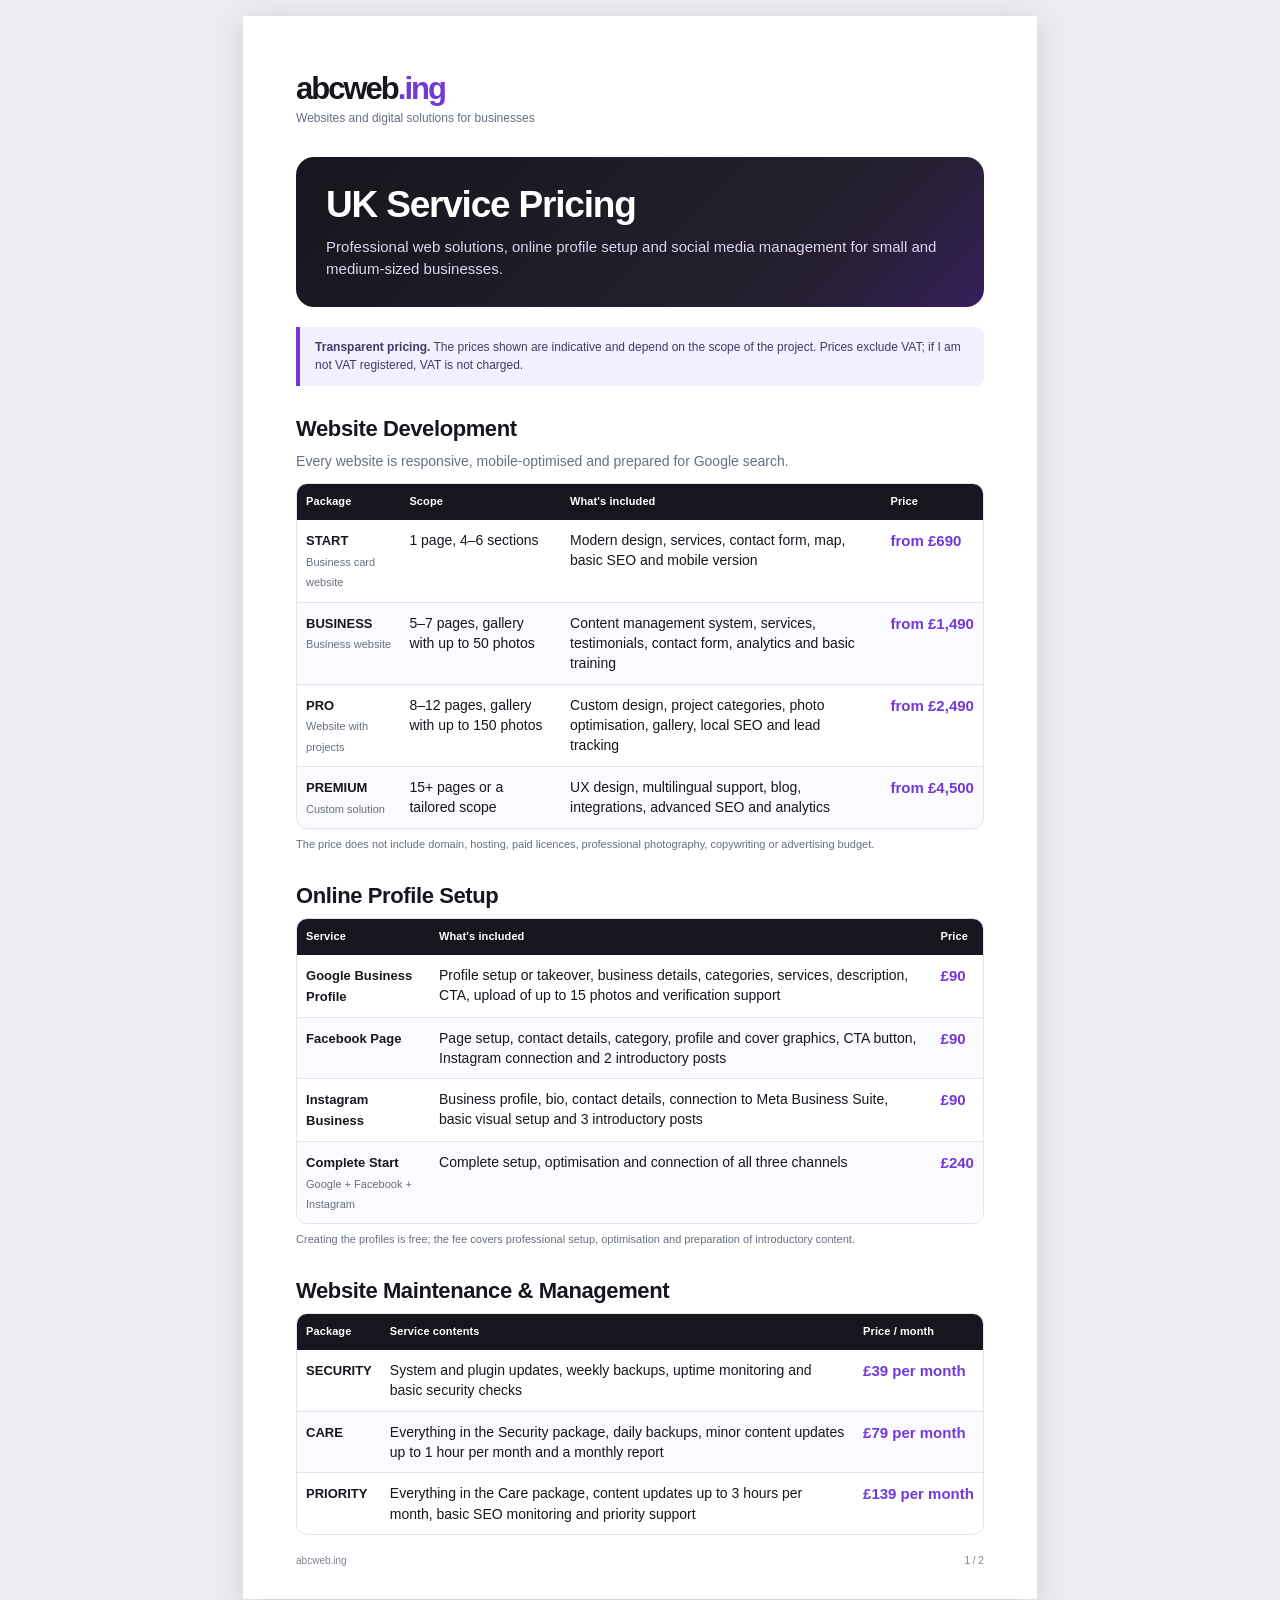
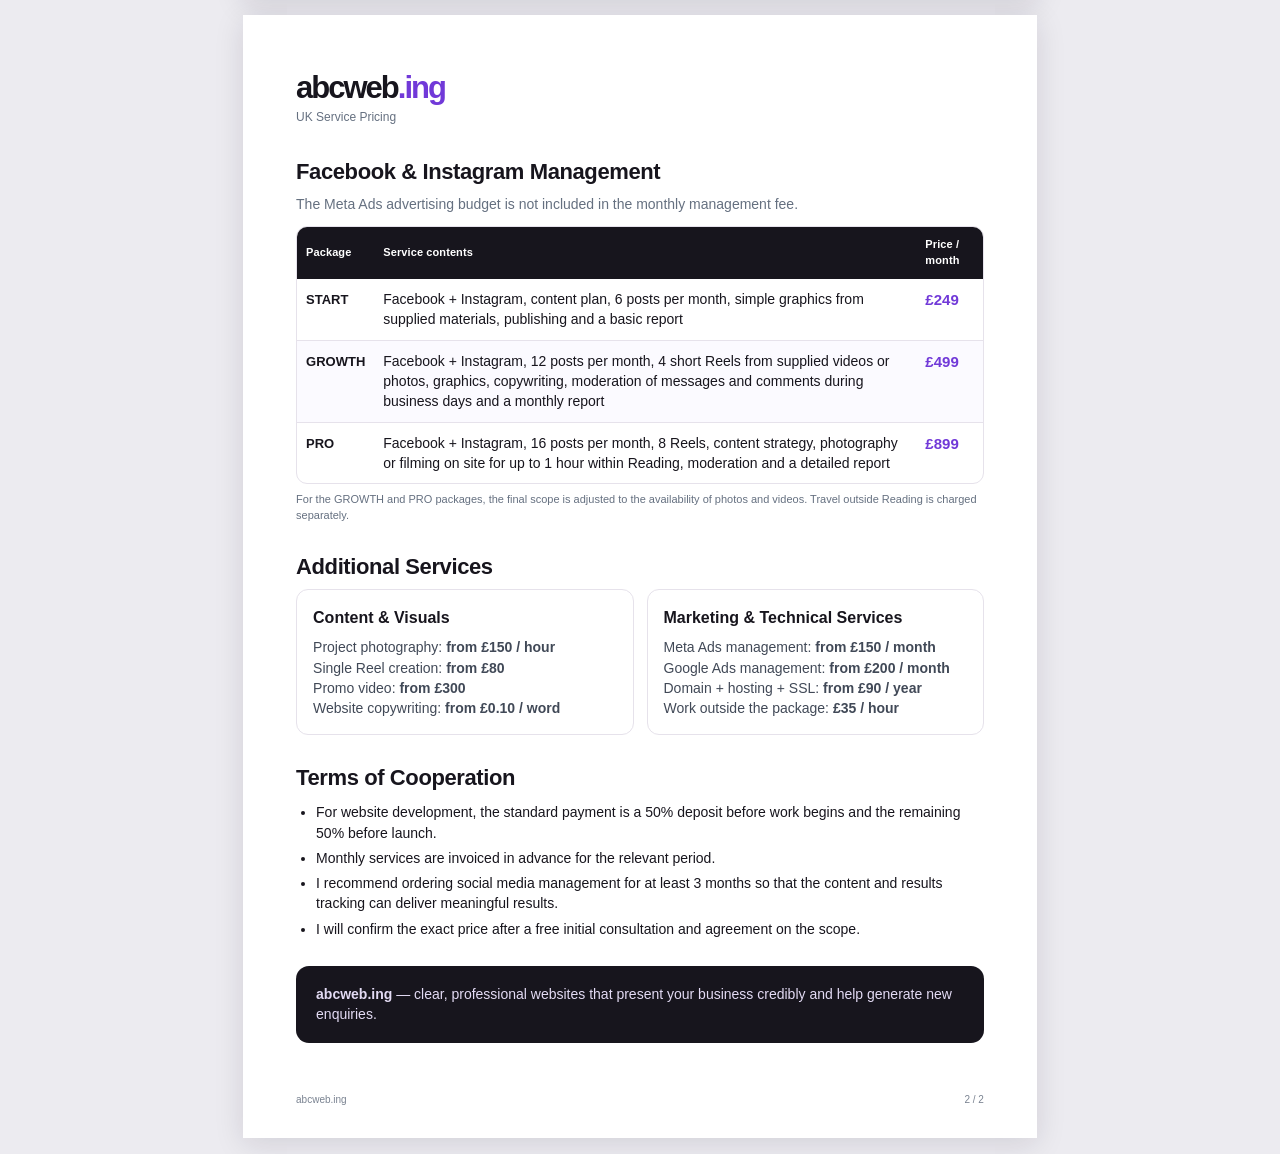
<file: abcweb-pricing-uk.html>
<!doctype html>
<html lang="en">
<head>
  <meta charset="utf-8">
  <meta name="viewport" content="width=device-width, initial-scale=1">
  <title>abcweb.ing — UK Service Pricing</title>
  <style>
    :root {
      --ink: #17151d;
      --purple: #7139d8;
      --soft-purple: #f3efff;
      --line: #e6e2eb;
      --muted: #657080;
      --paper: #ffffff;
    }
    * { box-sizing: border-box; }
    body {
      margin: 0;
      background: #ecebf0;
      color: var(--ink);
      font-family: Inter, Arial, Helvetica, sans-serif;
      font-size: 14px;
      line-height: 1.45;
    }
    .page {
      width: 210mm;
      min-height: 297mm;
      margin: 16px auto;
      padding: 15mm 14mm 17mm;
      background: var(--paper);
      box-shadow: 0 6px 28px rgba(25, 16, 44, .12);
      position: relative;
    }
    .brand {
      margin: 0;
      font-size: 31px;
      line-height: 1;
      font-weight: 850;
      letter-spacing: -2px;
    }
    .brand .purple { color: var(--purple); }
    .tagline { margin: 6px 0 30px; color: var(--muted); font-size: 12px; }
    .hero {
      padding: 28px 30px;
      border-radius: 18px;
      color: #fff;
      background: linear-gradient(135deg, #17151d 0%, #25202f 74%, #46208c 130%);
    }
    h1 { margin: 0 0 10px; font-size: 37px; line-height: 1.1; letter-spacing: -1.2px; }
    .hero p { margin: 0; max-width: 660px; color: #ded5f2; font-size: 15px; }
    .notice {
      margin: 20px 0 24px;
      padding: 12px 15px;
      border-left: 4px solid var(--purple);
      background: var(--soft-purple);
      color: #433965;
      border-radius: 0 8px 8px 0;
      font-size: 12px;
    }
    section { margin-top: 27px; page-break-inside: avoid; }
    h2 { margin: 0 0 6px; font-size: 22px; letter-spacing: -.4px; }
    .intro { margin: 0 0 12px; color: var(--muted); }
    table { width: 100%; border-collapse: separate; border-spacing: 0; border: 1px solid var(--line); border-radius: 11px; overflow: hidden; }
    th { padding: 10px 9px; background: var(--ink); color: #fff; text-align: left; font-size: 11px; letter-spacing: .1px; }
    td { padding: 10px 9px; vertical-align: top; border-top: 1px solid var(--line); }
    tr:first-child td { border-top: 0; }
    tbody tr:nth-child(even) td { background: #fbfaff; }
    td strong { font-size: 13px; }
    .price { color: var(--purple); font-size: 15px; font-weight: 800; white-space: nowrap; }
    .small { margin: 8px 0 0; color: var(--muted); font-size: 11px; }
    .page-two { page-break-before: always; }
    .grid { display: grid; grid-template-columns: 1fr 1fr; gap: 13px; }
    .card { padding: 16px; border: 1px solid var(--line); border-radius: 12px; background: #fff; }
    .card h3 { margin: 0 0 8px; font-size: 16px; }
    .card p { margin: 0; color: #414957; }
    ul { margin: 8px 0 0; padding-left: 20px; }
    li { margin: 5px 0; }
    .closing { margin-top: 27px; padding: 18px 20px; border-radius: 13px; background: var(--ink); color: #fff; }
    .closing p { margin: 0; color: #e3dbf4; font-size: 14px; }
    .footer { position: absolute; bottom: 8mm; left: 14mm; right: 14mm; display: flex; justify-content: space-between; color: #7a8391; font-size: 10px; }
    @media screen and (max-width: 800px) {
      body { background: #fff; }
      .page { width: 100%; min-height: auto; margin: 0; padding: 25px 18px 50px; box-shadow: none; }
      .footer { position: static; margin-top: 30px; }
      h1 { font-size: 31px; }
      .hero { padding: 23px 20px; }
      table, thead, tbody, th, td, tr { display: block; }
      thead { display: none; }
      tr { border-top: 1px solid var(--line); }
      tr:first-child { border-top: 0; }
      td { border: 0; padding: 5px 10px; }
      td:first-child { padding-top: 12px; }
      td:last-child { padding-bottom: 12px; }
      .grid { grid-template-columns: 1fr; }
    }
    @media print {
      @page { size: A4; margin: 0; }
      body { background: #fff; }
      .page { width: 210mm; min-height: 297mm; margin: 0; box-shadow: none; page-break-after: always; }
      .page:last-child { page-break-after: auto; }
    }
  </style>
</head>
<body>
  <main class="page">
    <header>
      <p class="brand">abcweb<span class="purple">.ing</span></p>
      <p class="tagline">Websites and digital solutions for businesses</p>
    </header>

    <div class="hero">
      <h1>UK Service Pricing</h1>
      <p>Professional web solutions, online profile setup and social media management for small and medium-sized businesses.</p>
    </div>

    <div class="notice"><strong>Transparent pricing.</strong> The prices shown are indicative and depend on the scope of the project. Prices exclude VAT; if I am not VAT registered, VAT is not charged.</div>

    <section>
      <h2>Website Development</h2>
      <p class="intro">Every website is responsive, mobile-optimised and prepared for Google search.</p>
      <table>
        <thead><tr><th>Package</th><th>Scope</th><th>What's included</th><th>Price</th></tr></thead>
        <tbody>
          <tr><td><strong>START</strong><br><span class="small">Business card website</span></td><td>1 page, 4–6 sections</td><td>Modern design, services, contact form, map, basic SEO and mobile version</td><td class="price">from £690</td></tr>
          <tr><td><strong>BUSINESS</strong><br><span class="small">Business website</span></td><td>5–7 pages, gallery with up to 50 photos</td><td>Content management system, services, testimonials, contact form, analytics and basic training</td><td class="price">from £1,490</td></tr>
          <tr><td><strong>PRO</strong><br><span class="small">Website with projects</span></td><td>8–12 pages, gallery with up to 150 photos</td><td>Custom design, project categories, photo optimisation, gallery, local SEO and lead tracking</td><td class="price">from £2,490</td></tr>
          <tr><td><strong>PREMIUM</strong><br><span class="small">Custom solution</span></td><td>15+ pages or a tailored scope</td><td>UX design, multilingual support, blog, integrations, advanced SEO and analytics</td><td class="price">from £4,500</td></tr>
        </tbody>
      </table>
      <p class="small">The price does not include domain, hosting, paid licences, professional photography, copywriting or advertising budget.</p>
    </section>

    <section>
      <h2>Online Profile Setup</h2>
      <table>
        <thead><tr><th>Service</th><th>What's included</th><th>Price</th></tr></thead>
        <tbody>
          <tr><td><strong>Google Business Profile</strong></td><td>Profile setup or takeover, business details, categories, services, description, CTA, upload of up to 15 photos and verification support</td><td class="price">£90</td></tr>
          <tr><td><strong>Facebook Page</strong></td><td>Page setup, contact details, category, profile and cover graphics, CTA button, Instagram connection and 2 introductory posts</td><td class="price">£90</td></tr>
          <tr><td><strong>Instagram Business</strong></td><td>Business profile, bio, contact details, connection to Meta Business Suite, basic visual setup and 3 introductory posts</td><td class="price">£90</td></tr>
          <tr><td><strong>Complete Start</strong><br><span class="small">Google + Facebook + Instagram</span></td><td>Complete setup, optimisation and connection of all three channels</td><td class="price">£240</td></tr>
        </tbody>
      </table>
      <p class="small">Creating the profiles is free; the fee covers professional setup, optimisation and preparation of introductory content.</p>
    </section>

    <section>
      <h2>Website Maintenance & Management</h2>
      <table>
        <thead><tr><th>Package</th><th>Service contents</th><th>Price / month</th></tr></thead>
        <tbody>
          <tr><td><strong>SECURITY</strong></td><td>System and plugin updates, weekly backups, uptime monitoring and basic security checks</td><td class="price">£39 per month</td></tr>
          <tr><td><strong>CARE</strong></td><td>Everything in the Security package, daily backups, minor content updates up to 1 hour per month and a monthly report</td><td class="price">£79 per month</td></tr>
          <tr><td><strong>PRIORITY</strong></td><td>Everything in the Care package, content updates up to 3 hours per month, basic SEO monitoring and priority support</td><td class="price">£139 per month</td></tr>
        </tbody>
      </table>
    </section>

    <div class="footer"><span>abcweb.ing</span><span>1 / 2</span></div>
  </main>

  <main class="page page-two">
    <header>
      <p class="brand">abcweb<span class="purple">.ing</span></p>
      <p class="tagline">UK Service Pricing</p>
    </header>

    <section>
      <h2>Facebook & Instagram Management</h2>
      <p class="intro">The Meta Ads advertising budget is not included in the monthly management fee.</p>
      <table>
        <thead><tr><th>Package</th><th>Service contents</th><th>Price / month</th></tr></thead>
        <tbody>
          <tr><td><strong>START</strong></td><td>Facebook + Instagram, content plan, 6 posts per month, simple graphics from supplied materials, publishing and a basic report</td><td class="price">£249</td></tr>
          <tr><td><strong>GROWTH</strong></td><td>Facebook + Instagram, 12 posts per month, 4 short Reels from supplied videos or photos, graphics, copywriting, moderation of messages and comments during business days and a monthly report</td><td class="price">£499</td></tr>
          <tr><td><strong>PRO</strong></td><td>Facebook + Instagram, 16 posts per month, 8 Reels, content strategy, photography or filming on site for up to 1 hour within Reading, moderation and a detailed report</td><td class="price">£899</td></tr>
        </tbody>
      </table>
      <p class="small">For the GROWTH and PRO packages, the final scope is adjusted to the availability of photos and videos. Travel outside Reading is charged separately.</p>
    </section>

    <section>
      <h2>Additional Services</h2>
      <div class="grid">
        <div class="card">
          <h3>Content & Visuals</h3>
          <p>Project photography: <strong>from £150 / hour</strong><br>Single Reel creation: <strong>from £80</strong><br>Promo video: <strong>from £300</strong><br>Website copywriting: <strong>from £0.10 / word</strong></p>
        </div>
        <div class="card">
          <h3>Marketing & Technical Services</h3>
          <p>Meta Ads management: <strong>from £150 / month</strong><br>Google Ads management: <strong>from £200 / month</strong><br>Domain + hosting + SSL: <strong>from £90 / year</strong><br>Work outside the package: <strong>£35 / hour</strong></p>
        </div>
      </div>
    </section>

    <section>
      <h2>Terms of Cooperation</h2>
      <ul>
        <li>For website development, the standard payment is a 50% deposit before work begins and the remaining 50% before launch.</li>
        <li>Monthly services are invoiced in advance for the relevant period.</li>
        <li>I recommend ordering social media management for at least 3 months so that the content and results tracking can deliver meaningful results.</li>
        <li>I will confirm the exact price after a free initial consultation and agreement on the scope.</li>
      </ul>
    </section>

    <div class="closing"><p><strong>abcweb.ing</strong> — clear, professional websites that present your business credibly and help generate new enquiries.</p></div>
    <div class="footer"><span>abcweb.ing</span><span>2 / 2</span></div>
  </main>
</body>
</html>
</file>
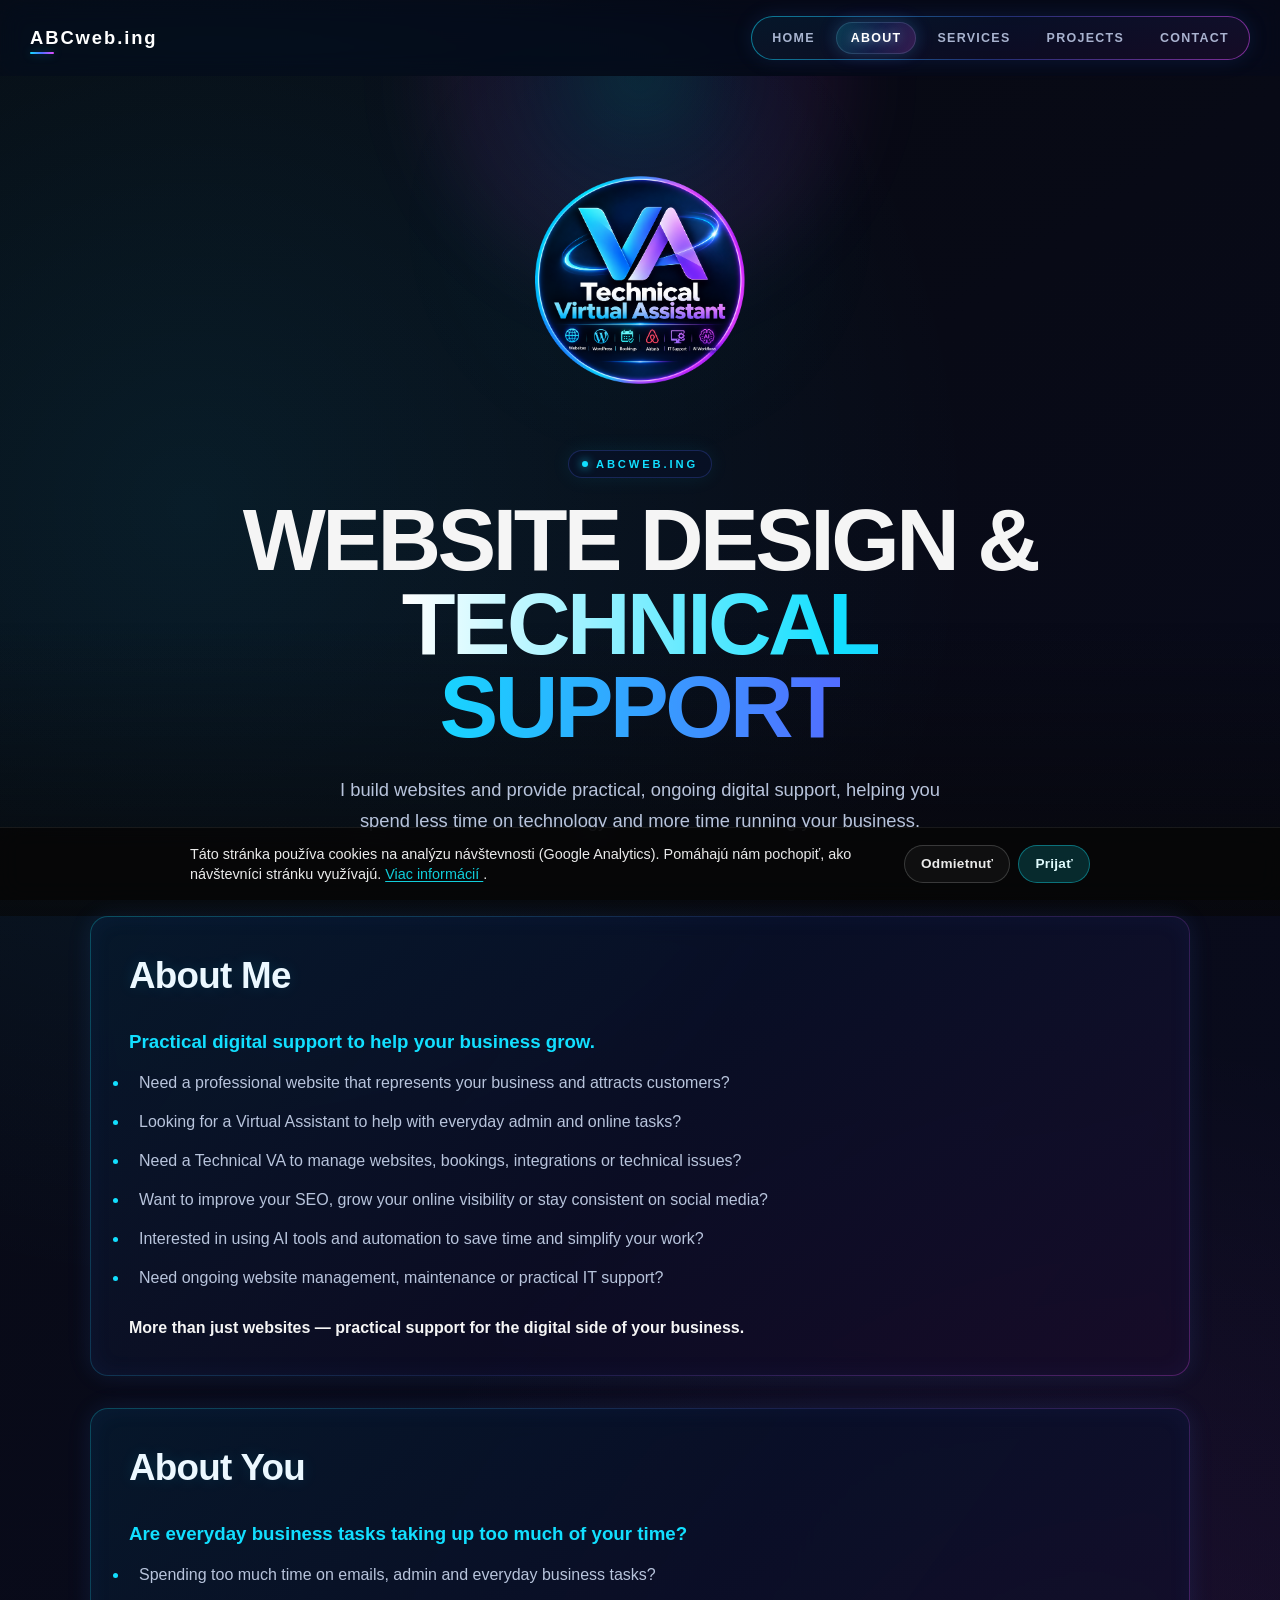
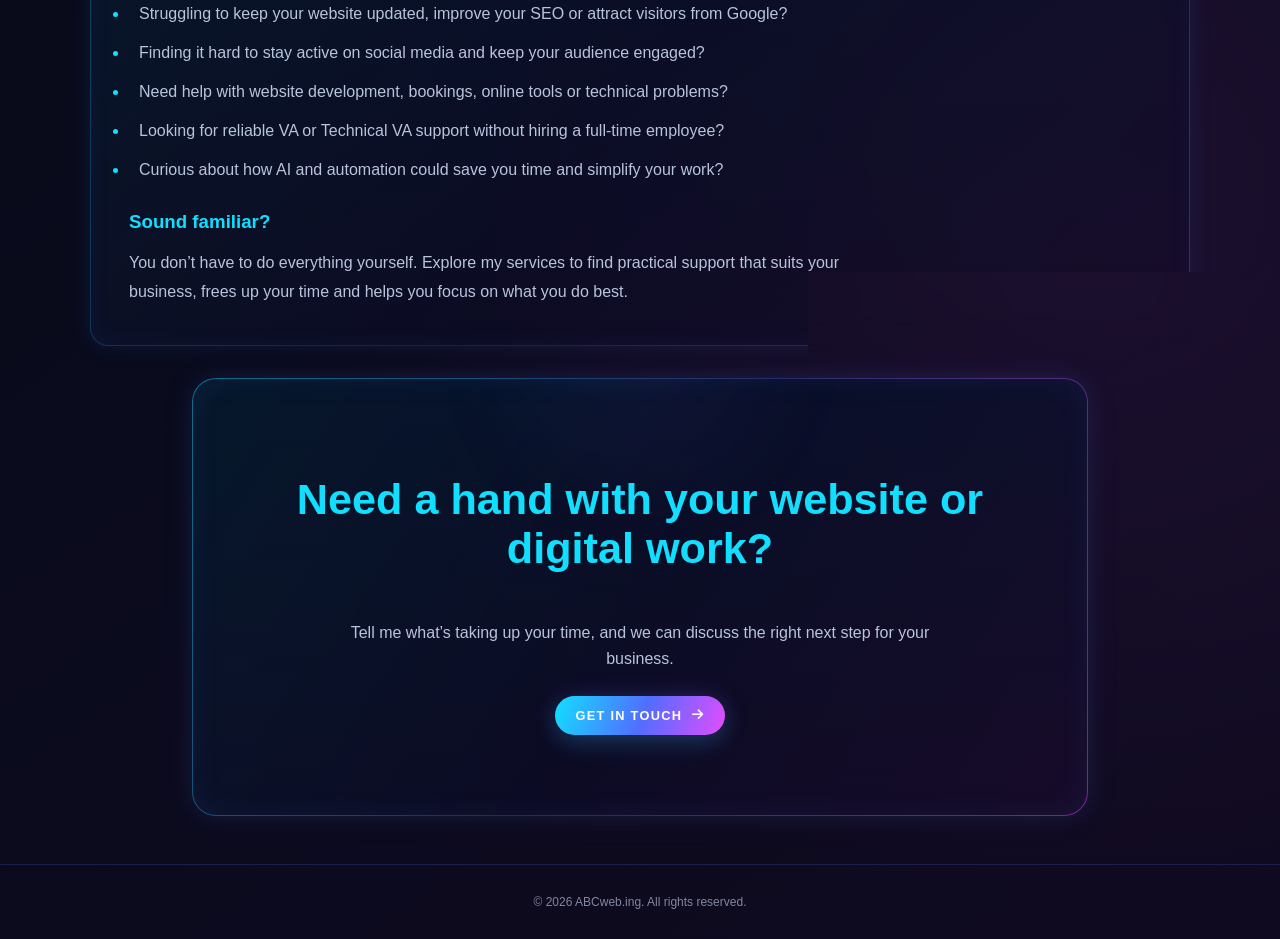
<file: about.html>
<!DOCTYPE html>

<html lang="en">



<head>

    <meta charset="UTF-8">

    <meta name="viewport" content="width=device-width, initial-scale=1.0">



    <title>Website Design &amp; Technical Virtual Assistant | ABCweb.ing</title>



    <meta name="description"
          content="Website design, development and ongoing technical support for UK small businesses. Get help with WordPress, bookings, maintenance and everyday digital tasks.">



    <!-- Font Awesome -->

    <link rel="stylesheet"

          href="https://cdnjs.cloudflare.com/ajax/libs/font-awesome/6.5.2/css/all.min.css">



    <style>
:root {
    --bg: #070707;
    --bg-soft: #0d0d0f;
    --surface: rgba(255,255,255,0.045);
    --surface-hover: rgba(255,255,255,0.075);
    --border: rgba(255,255,255,0.10);
    --border-hover: rgba(0, 229, 255, 0.35);
    --text: #f5f5f5;
    --text-soft: #a5a5a5;
    --cyan: oklch(84.417% 0.1457 209.321);
    --violet: #8b5cf6;
    --header-height: 76px;
    --radius: 18px;
    --transition: 300ms cubic-bezier(.16,1,.3,1);
    --mouse-x: 0px;
    --mouse-y: 0px;
}

* {
    box-sizing: border-box;
    margin: 0;
    padding: 0;
}

html {
    scroll-behavior: smooth;
}

body {
    min-height: 100vh;
    background:
        radial-gradient(circle at 15% 20%, rgba(0,229,255,0.035), transparent 30%),
        radial-gradient(circle at 85% 70%, rgba(139,92,246,0.045), transparent 30%),
        var(--bg);
    color: var(--text);
    font-family: Arial, Helvetica, sans-serif;
    -webkit-font-smoothing: antialiased;
    overflow-x: hidden;
}

body::before {
    content: "";
    position: fixed;
    inset: 0;
    pointer-events: none;
    z-index: -1;
    background:
        radial-gradient(
            circle 350px at calc(50% + var(--mouse-x) * 2) calc(25% + var(--mouse-y) * 2),
            rgba(0,229,255,.035),
            transparent 70%
        );
    transition: background-position 900ms cubic-bezier(.16,1,.3,1);
}

a {
    color: inherit;
    text-decoration: none;
}

button {
    font: inherit;
}

/* =========================
   HEADER
========================= */

.site-header {
    position: fixed;
    top: 0;
    left: 0;
    width: 100%;
    height: var(--header-height);
    z-index: 1000;
    display: flex;
    align-items: center;
    justify-content: center;
    padding: 0 30px;
    transition:
        background var(--transition),
        backdrop-filter var(--transition),
        height var(--transition),
        border-color var(--transition),
        box-shadow var(--transition);
}

.site-header.scrolled {
    height: 64px;
    background: rgba(7,7,7,0.78);
    backdrop-filter: blur(18px) saturate(140%);
    -webkit-backdrop-filter: blur(18px) saturate(140%);
    border-bottom: 1px solid var(--border);
    box-shadow: 0 10px 40px rgba(0,0,0,.18);
}

.header-inner {
    width: 100%;
    max-width: 1250px;
    display: flex;
    align-items: center;
    justify-content: space-between;
}

/* =========================
   LOGO
========================= */

.logo {
    position: relative;
    font-size: 1.15rem;
    font-weight: 700;
    letter-spacing: 0.12rem;
    color: #fff;
    white-space: nowrap;
    transition: transform 300ms ease, text-shadow 300ms ease;
}

.logo:hover {
    transform: translateY(-1px);
    text-shadow: 0 0 18px rgba(0,229,255,.35);
}

.logo::after {
    content: "";
    position: absolute;
    left: 0;
    bottom: -5px;
    width: 24px;
    height: 2px;
    background: linear-gradient(90deg, var(--cyan), var(--violet));
    border-radius: 10px;
    transition: width var(--transition), box-shadow var(--transition);
}

.logo:hover::after {
    width: 100%;
    box-shadow: 0 0 12px rgba(0,229,255,.55);
}

/* =========================
   DESKTOP NAVIGATION
========================= */

.main-nav {
    display: flex;
    align-items: center;
    gap: 6px;
    padding: 5px;
    border: 1px solid var(--border);
    border-radius: 999px;
    background: rgba(255,255,255,0.025);
    backdrop-filter: blur(12px);
    -webkit-backdrop-filter: blur(12px);
    box-shadow: inset 0 0 20px rgba(255,255,255,.015);
}

.main-nav a {
    position: relative;
    padding: 9px 15px;
    border-radius: 999px;
    color: var(--text-soft);
    font-size: 0.78rem;
    font-weight: 600;
    letter-spacing: 0.08rem;
    text-transform: uppercase;
    transition:
        color var(--transition),
        background var(--transition),
        transform var(--transition);
}

.main-nav a:hover {
    color: #fff;
    background: rgba(255,255,255,0.07);
    transform: translateY(-1px);
}

.main-nav a.active {
    color: #fff;
    background: linear-gradient(
        135deg,
        rgba(0,229,255,0.12),
        rgba(139,92,246,0.14)
    );
    box-shadow:
        inset 0 0 0 1px rgba(255,255,255,0.07),
        0 0 18px rgba(0,229,255,0.06);
}

/* =========================
   MOBILE MENU BUTTON
========================= */

.menu-toggle {
    display: none;
    position: relative;
    z-index: 2001;
    width: 42px;
    height: 42px;
    align-items: center;
    justify-content: center;
    border: 1px solid transparent;
    border-radius: 50%;
    background:
        linear-gradient(#0d0d0f, #0d0d0f) padding-box,
        linear-gradient(135deg, var(--cyan), var(--violet)) border-box;
    color: #fff;
    cursor: pointer;
    transition: transform var(--transition), box-shadow var(--transition);
}

.menu-toggle:hover {
    transform: scale(1.05);
    box-shadow: 0 0 24px rgba(0,229,255,0.10);
}

.menu-toggle i {
    font-size: 16px;
    pointer-events: none;
}

/* =========================================================
   MOBILE NAV
========================================================= */
.mobile-nav {
    position: fixed;
    top: 86px;
    left: 15px;
    right: 15px;
    padding: 10px;
    display: flex;
    flex-direction: column;
    gap: 4px;
    width: auto;
    z-index: 2000;

    background-color: #0d0d0f;
    background-image:
        radial-gradient(circle at 50% 0%, rgba(0,229,255,0.15), transparent 38%),
        radial-gradient(circle at 58% 0%, rgba(139,92,246,0.11), transparent 52%);

    border: 1px solid transparent;
    border-radius: 20px;
    border-image: linear-gradient(135deg, var(--cyan), var(--violet)) 1;
    box-shadow: 0 20px 60px rgba(0,0,0,0.75);

    opacity: 0;
    visibility: hidden;
    pointer-events: none;
    transform: translateY(-10px) scale(.98);
    transition: opacity 300ms ease, transform 300ms ease, visibility 300ms ease;
}

.mobile-nav.open {
    opacity: 1;
    visibility: visible;
    pointer-events: auto;
    transform: translateY(0) scale(1);
}

.mobile-nav a {
    position: relative;
    padding: 15px 17px;
    border-radius: 13px;
    color: #eeeeee;
    font-size: 0.82rem;
    font-weight: 600;
    letter-spacing: 0.09rem;
    text-transform: uppercase;
    transition: color 250ms ease, background 250ms ease, padding-left 250ms ease;
}

.mobile-nav a:hover {
    color: #fff;
    background: linear-gradient(90deg, rgba(0,229,255,0.08), rgba(139,92,246,0.08));
    padding-left: 21px;
}

.mobile-nav a.active {
    color: #fff;
    background: linear-gradient(90deg, rgba(0,229,255,0.11), rgba(139,92,246,0.11));
    box-shadow: inset 2px 0 0 var(--cyan);
}

/* =========================
   PAGE
========================= */

.page {
    position: relative;
    min-height: 100vh;
    padding-top: var(--header-height);
}

/* =========================
   PAGE HERO
========================= */

.page-hero {
    position: relative;
    min-height: 55vh;
    display: flex;
    align-items: center;
    justify-content: center;
    text-align: center;
    padding: 100px 25px 80px;
    overflow: hidden;
    isolation: isolate;
}

.page-hero::after {
    content: "";
    position: absolute;
    inset: 0;
    pointer-events: none;
    background:
        linear-gradient(
            180deg,
            transparent 65%,
            rgba(7,7,7,.65) 100%
        );
    z-index: 0;
}

.page-hero::before {
    content: "";
    position: absolute;
    width: 500px;
    height: 500px;
    top: -250px;
    left: 50%;
    transform:
        translateX(calc(-50% + var(--mouse-x)))
        translateY(var(--mouse-y));
    background:
        radial-gradient(
            circle,
            rgba(0,229,255,0.12),
            rgba(139,92,246,0.06),
            transparent 70%
        );
    filter: blur(30px);
    pointer-events: none;
    transition: transform 900ms cubic-bezier(.16,1,.3,1);
    animation: heroGlow 8s ease-in-out infinite alternate;
}

@keyframes heroGlow {
    from {
        opacity: .75;
        scale: .92;
    }
    to {
        opacity: 1;
        scale: 1.08;
    }
}

.page-hero-content {
    position: relative;
    z-index: 2;
    max-width: 850px;
    animation: heroEnter 1.1s cubic-bezier(.16,1,.3,1) both;
}

@keyframes heroEnter {
    from {
        opacity: 0;
        transform: translateY(35px) scale(.97);
        filter: blur(10px);
    }
    to {
        opacity: 1;
        transform: translateY(0) scale(1);
        filter: blur(0);
    }
}

.page-label {
    display: inline-flex;
    align-items: center;
    gap: 8px;
    margin-bottom: 20px;
    padding: 7px 13px;
    border: 1px solid var(--border);
    border-radius: 999px;
    background: rgba(255,255,255,0.035);
    color: var(--cyan);
    font-size: 0.7rem;
    font-weight: 700;
    letter-spacing: 0.18rem;
    text-transform: uppercase;
    box-shadow: 0 0 25px rgba(0,229,255,.03);
}

.page-label::before {
    content: "";
    width: 6px;
    height: 6px;
    border-radius: 50%;
    background: var(--cyan);
    box-shadow: 0 0 10px var(--cyan);
    animation: pulseDot 2s ease-in-out infinite;
}

@keyframes pulseDot {
    0%, 100% { opacity: .55; scale: .8; }
    50% { opacity: 1; scale: 1.25; }
}

.page-hero h1 {
    font-size: clamp(2.4rem, 7vw, 5.5rem);
    line-height: .95;
    letter-spacing: -.04em;
    text-transform: uppercase;
    margin-bottom: 25px;
}

.page-hero h1 span {
    background:
        linear-gradient(
            90deg,
            #fff,
            var(--cyan),
            #fff
        );
    background-size: 200% auto;
    -webkit-background-clip: text;
    background-clip: text;
    color: transparent;
    animation: gradientMove 6s linear infinite;
}

@keyframes gradientMove {
    to {
        background-position: 200% center;
    }
}

.page-intro {
    max-width: 650px;
    margin: 0 auto;
    color: var(--text-soft);
    font-size: clamp(1rem, 2vw, 1.15rem);
    line-height: 1.7;
    animation: introIn 1s 180ms cubic-bezier(.16,1,.3,1) both;
}

@keyframes introIn {
    from {
        opacity: 0;
        transform: translateY(18px);
    }
    to {
        opacity: 1;
        transform: translateY(0);
    }
}

/* =========================
   CONTENT
========================= */

.content {
    position: relative;
    width: min(1100px, calc(100% - 40px));
    margin: 0 auto;
}

.content-section {
    margin-bottom: 2rem;
}

.section-title {
    margin-bottom: 18px;
    font-size: clamp(1.6rem, 3vw, 2.3rem);
    letter-spacing: -.02em;
}

.section-text {
    max-width: 750px;
    color: var(--text-soft);
    line-height: 1.8;
    font-size: 1rem;
}

/* =========================
   SCROLL REVEAL
========================= */

.reveal {
    opacity: 0;
    transform: translateY(45px);
    filter: blur(8px);
    transition:
        opacity 800ms cubic-bezier(.16,1,.3,1),
        transform 800ms cubic-bezier(.16,1,.3,1),
        filter 800ms cubic-bezier(.16,1,.3,1);
}

.reveal.visible {
    opacity: 1;
    transform: translateY(0);
    filter: blur(0);
}

.reveal-delay-1 { transition-delay: 100ms; }
.reveal-delay-2 { transition-delay: 200ms; }
.reveal-delay-3 { transition-delay: 300ms; }

/* =========================
   GLASS CARD
========================= */

.glass-card {
    --rx: 0deg;
    --ry: 0deg;

    position: relative;
    overflow: hidden;
    padding: 30px;
    margin-bottom: 2rem;
    border: 1px solid var(--border);
    border-radius: var(--radius);
    background: var(--surface);
    backdrop-filter: blur(14px);
    -webkit-backdrop-filter: blur(14px);

    transform:
        perspective(900px)
        rotateX(var(--rx))
        rotateY(var(--ry));

    transform-style: preserve-3d;

    transition:
        transform 160ms ease-out,
        background var(--transition),
        border-color var(--transition),
        box-shadow var(--transition);
}

.glass-card::before {
    content: "";
    position: absolute;
    width: 180px;
    height: 180px;
    top: var(--card-light-y, -100px);
    left: var(--card-light-x, -100px);
    border-radius: 50%;
    background: radial-gradient(
        circle,
        rgba(0,229,255,.12),
        transparent 70%
    );
    pointer-events: none;
    opacity: 0;
    transition: opacity 300ms ease;
}

.glass-card:hover::before {
    opacity: 1;
}

.glass-card:hover {
    background: var(--surface-hover);
    border-color: var(--border-hover);
    box-shadow:
        0 20px 60px rgba(0,0,0,.35),
        0 0 40px rgba(0,229,255,.08);
}

.glass-card > * {
    position: relative;
    z-index: 1;
    padding: 0.5rem;
}

/* =========================
   LIST
========================= */

li {
    padding-top: 5px;
    padding-bottom: 1rem;
    padding-left: 10px;
    color: var(--text-soft);
    transition: color 250ms ease, transform 250ms ease;
}

li::marker {
    color: var(--cyan);
}

li:hover {
    color: #fff;
    transform: translateX(4px);
}

h2, h3 {
    padding-top: 1rem;
    padding-bottom: 2rem;
    color: var(--cyan);
}

/* =========================
   CTA
========================= */

.cta {
    position: relative;
    overflow: hidden;
    max-width: 70%;
    margin: 2rem auto 3rem;
    padding: 5rem 4rem;
    text-align: center;
    border: 1px solid var(--border);
    border-radius: 24px;
    background:
        linear-gradient(
            135deg,
            rgba(0,229,255,0.06),
            rgba(139,92,246,0.07)
        );
    transition:
        transform 500ms cubic-bezier(.16,1,.3,1),
        border-color 300ms ease,
        box-shadow 300ms ease;
}

.cta:hover {
    transform: translateY(-5px);
    border-color: rgba(0,229,255,.22);
    box-shadow:
        0 25px 70px rgba(0,0,0,.28),
        0 0 45px rgba(0,229,255,.05);
}

.cta::before {
    content: "";
    position: absolute;
    width: 250px;
    height: 250px;
    top: -150px;
    left: 50%;
    transform: translateX(-50%);
    background: var(--cyan);
    opacity: .05;
    filter: blur(60px);
    border-radius: 50%;
    animation: ctaGlow 7s ease-in-out infinite alternate;
}

@keyframes ctaGlow {
    from {
        transform: translateX(-50%) scale(.8);
        opacity: .035;
    }
    to {
        transform: translateX(-50%) scale(1.25);
        opacity: .09;
    }
}

.cta h2 {
    position: relative;
    margin-bottom: 15px;
    font-size: clamp(1.7rem, 4vw, 2.7rem);
}

.cta p {
    position: relative;
    max-width: 600px;
    margin: 0 auto 25px;
    color: var(--text-soft);
    line-height: 1.6;
}

.cta-button {
    position: relative;
    display: inline-flex;
    align-items: center;
    gap: 10px;
    padding: 12px 20px;
    border-radius: 999px;
    background: linear-gradient(
        135deg,
        var(--cyan),
        var(--violet)
    );
    color: #050505;
    font-weight: 700;
    font-size: .8rem;
    letter-spacing: .08rem;
    text-transform: uppercase;
    transition:
        transform var(--transition),
        box-shadow var(--transition);
}

.cta-button i {
    transition: transform 300ms cubic-bezier(.16,1,.3,1);
}

.cta-button:hover {
    transform: translateY(-3px) scale(1.03);
    box-shadow:
        0 10px 30px rgba(0,229,255,.18),
        0 0 35px rgba(139,92,246,.12);
}

.cta-button:hover i {
    transform: translateX(5px);
}

/* =========================
   FOOTER
========================= */

.site-footer {
    padding: 30px 20px;
    text-align: center;
    border-top: 1px solid var(--border);
    color: rgba(255,255,255,.4);
    font-size: .75rem;
}

/* =========================
   MOBILE
========================= */

@media (max-width: 700px) {
    .site-header {
        padding: 0 18px;
    }

    .main-nav {
        display: none;
    }

    .menu-toggle {
        display: flex;
    }

    .page-hero {
        min-height: 48vh;
        padding: 90px 20px 60px;
        margin-bottom: 2.2rem;
    }

    .content {
        width: min(calc(100% - 30px), 1100px);
        margin: 0 auto;
    }

    .glass-card {
        padding: 22px;
        transform: none !important;
    }

    .glass-card::before {
        display: none;
    }

    .cta {
        max-width: 100%;
        padding: 3rem 1.5rem;
    }
}

/* =========================
   REDUCED MOTION
========================= */

@media (prefers-reduced-motion: reduce) {
    html {
        scroll-behavior: auto;
    }

    *,
    *::before,
    *::after {
        animation: none !important;
        transition: none !important;
    }

    .reveal {
        opacity: 1;
        transform: none;
        filter: none;
    }
}
</style>
<link rel="stylesheet" href="brand-theme.css">

</head>





<body>





    <!-- =========================================================

*         HEADER*

*    ========================================================= -->



    <header class="site-header" id="siteHeader">



        <div class="header-inner">



            <a href="index.html" class="logo">

                ABCweb.ing

            </a>





            <!-- DESKTOP NAV -->



            <nav class="main-nav" aria-label="Main navigation">



                <a href="index.html">

                    Home

                </a>



                <a href="about.html">

                    About

                </a>



                <a href="services.html">

                    Services

                </a>



                <a href="projects.html">

                    Projects

                </a>



                <a href="contact.html">

                    Contact

                </a>



            </nav>





            <!-- MOBILE BUTTON -->



            <button
                class="menu-toggle"
                id="menuToggle"
                type="button"
                aria-label="Open menu"
                aria-expanded="false"
                aria-controls="mobileNav">
                <i class="fas fa-bars"></i>
            </button>



        </div>



    </header>





    <!-- MOBILE NAV -->



    <nav class="mobile-nav" id="mobileNav" aria-label="Mobile navigation">



        <a href="index.html">

            Home

        </a>



        <a href="about.html">

            About

        </a>



        <a href="services.html">

            Services

        </a>



        <a href="projects.html">

            Projects

        </a>



        <a href="contact.html">

            Contact

        </a>



    </nav>





    <!-- =========================================================

        PAGE

  ========================================================= -->



    <main class="page">





        <!-- =====================================================*

*             PAGE HERO*

*        ===================================================== -->



        <section class="page-hero">



            <div class="page-hero-content">

                <img
                    class="page-hero-logo"
                    src="images/logova.png"
                    alt="ABCweb.ing Technical Virtual Assistant — websites, WordPress, bookings, Airbnb, IT support and AI workflows"
                    fetchpriority="high">

                <div class="page-label">

                    ABCweb.ing

                </div>





                <h1>
                    Website Design &amp; <span>Technical Support</span>
                </h1>





                <p class="page-intro">
                    I build websites and provide practical, ongoing digital support, helping you spend less time on technology and more time running your business.
                </p>



            </div>



        </section>





        <!-- =====================================================*

*             CONTENT*

*        ===================================================== -->



        <section class="content">





            <div class="glass-card reveal reveal-delay-1">
                <h2 class="section-title">About Me</h2>
                <h3>Practical digital support to help your business grow.</h3>
                <ul>
                    <li>Need a professional website that represents your business and attracts customers?</li>
                    <li>Looking for a Virtual Assistant to help with everyday admin and online tasks?</li>
                    <li>Need a Technical VA to manage websites, bookings, integrations or technical issues?</li>
                    <li>Want to improve your SEO, grow your online visibility or stay consistent on social media?</li>
                    <li>Interested in using AI tools and automation to save time and simplify your work?</li>
                    <li>Need ongoing website management, maintenance or practical IT support?</li>
                </ul>
                <p><strong>More than just websites — practical support for the digital side of your business.</strong></p>
            </div>

            <div class="glass-card reveal reveal-delay-1">
                <h2 class="section-title">About You</h2>
                <h3>Are everyday business tasks taking up too much of your time?</h3>
                <ul>
                    <li>Spending too much time on emails, admin and everyday business tasks?</li>
                    <li>Struggling to keep your website updated, improve your SEO or attract visitors from Google?</li>
                    <li>Finding it hard to stay active on social media and keep your audience engaged?</li>
                    <li>Need help with website development, bookings, online tools or technical problems?</li>
                    <li>Looking for reliable VA or Technical VA support without hiring a full-time employee?</li>
                    <li>Curious about how AI and automation could save you time and simplify your work?</li>
                </ul>
                <h3>Sound familiar?</h3>
                <p class="section-text">
                    You don’t have to do everything yourself. Explore my services to find practical support that suits your business, frees up your time and helps you focus on what you do best.
                </p>
                
            </div>
        </section>

        <!-- =================================================*

*                 CTA*

*            ================================================= -->



            <div class="cta reveal reveal-delay-1">



                <h2>Need a hand with your website or digital work?</h2>

                <p>Tell me what’s taking up your time, and we can discuss the right next step for your business.</p>





                <a

                    href="contact.html"

                    class="cta-button">



                    Get in touch



                    <i class="fas fa-arrow-right"></i>



                </a>



            </div>



    </main>





    <!-- =========================================================*

*         FOOTER*

*    ========================================================= -->



    <footer class="site-footer">



        © 2026 ABCweb.ing. All rights reserved.



    </footer>





    <!-- =========================================================*

*         JAVASCRIPT*

*    ========================================================= -->



    <script>
const header = document.getElementById("siteHeader");
const menuToggle = document.getElementById("menuToggle");
const mobileNav = document.getElementById("mobileNav");

/* =========================
   HEADER SCROLL
========================= */

function updateHeader() {
    if (window.scrollY > 30) {
        header.classList.add("scrolled");
    } else {
        header.classList.remove("scrolled");
    }
}

window.addEventListener("scroll", updateHeader, { passive: true });
updateHeader();

/* =========================
   MOBILE MENU
========================= */

menuToggle.addEventListener("click", () => {
    const isOpen = mobileNav.classList.toggle("open");

    menuToggle.setAttribute("aria-expanded", isOpen);
    menuToggle.classList.toggle("open", isOpen);
    menuToggle.setAttribute("aria-label", isOpen ? "Close menu" : "Open menu");
});

function closeMobileMenu() {
    mobileNav.classList.remove("open");
    menuToggle.setAttribute("aria-expanded", "false");
    menuToggle.classList.remove("open");
    menuToggle.setAttribute("aria-label", "Open menu");
}

document.addEventListener("click", event => {
    if (
        !menuToggle.contains(event.target) &&
        !mobileNav.contains(event.target)
    ) {
        closeMobileMenu();
    }
});

mobileNav.querySelectorAll("a").forEach(link => {
    link.addEventListener("click", closeMobileMenu);
});

/* =========================
   SCROLL REVEAL
========================= */

const revealElements = document.querySelectorAll(".reveal");

const revealObserver = new IntersectionObserver(
    entries => {
        entries.forEach(entry => {
            if (entry.isIntersecting) {
                entry.target.classList.add("visible");
                revealObserver.unobserve(entry.target);
            }
        });
    },
    {
        threshold: 0.12,
        rootMargin: "0px 0px -40px 0px"
    }
);

revealElements.forEach(element => {
    revealObserver.observe(element);
});

/* =========================
   GLOBAL MOUSE PARALLAX
========================= */

const hero = document.querySelector(".page-hero");

if (hero) {
    hero.addEventListener("mousemove", event => {

        const rect = hero.getBoundingClientRect();

        const x = (event.clientX - rect.left) / rect.width - 0.5;
        const y = (event.clientY - rect.top) / rect.height - 0.5;

        hero.style.setProperty("--mouse-x", `${x * 45}px`);
        hero.style.setProperty("--mouse-y", `${y * 35}px`);

        document.documentElement.style.setProperty(
            "--mouse-x",
            `${x * 30}px`
        );

        document.documentElement.style.setProperty(
            "--mouse-y",
            `${y * 30}px`
        );
    });

    hero.addEventListener("mouseleave", () => {
        hero.style.setProperty("--mouse-x", "0px");
        hero.style.setProperty("--mouse-y", "0px");

        document.documentElement.style.setProperty(
            "--mouse-x",
            "0px"
        );

        document.documentElement.style.setProperty(
            "--mouse-y",
            "0px"
        );
    });
}

/* =========================
   3D GLASS CARDS
========================= */

const cards = document.querySelectorAll(".glass-card");

cards.forEach(card => {

    card.addEventListener("mousemove", event => {

        if (window.innerWidth <= 700) return;

        const rect = card.getBoundingClientRect();

        const x = (event.clientX - rect.left) / rect.width;
        const y = (event.clientY - rect.top) / rect.height;

        const rotateY = (x - 0.5) * 8;
        const rotateX = (0.5 - y) * 8;

        const lightX = x * 100;
        const lightY = y * 100;

        card.style.setProperty("--rx", `${rotateX}deg`);
        card.style.setProperty("--ry", `${rotateY}deg`);
        card.style.setProperty("--card-light-x", `${lightX}%`);
        card.style.setProperty("--card-light-y", `${lightY}%`);
    });

    card.addEventListener("mouseleave", () => {

        card.style.setProperty("--rx", "0deg");
        card.style.setProperty("--ry", "0deg");

    });
});

/* =========================
   CTA BUTTON MAGNETIC EFFECT
========================= */

const ctaButton = document.querySelector(".cta-button");

if (ctaButton) {

    ctaButton.addEventListener("mousemove", event => {

        const rect = ctaButton.getBoundingClientRect();

        const x = event.clientX - (rect.left + rect.width / 2);
        const y = event.clientY - (rect.top + rect.height / 2);

        ctaButton.style.transform =
            `translate(${x * 0.12}px, ${y * 0.12}px) scale(1.03)`;
    });

    ctaButton.addEventListener("mouseleave", () => {
        ctaButton.style.transform = "";
    });
}

/* =========================
   ACTIVE PAGE
========================= */

document.querySelectorAll(".main-nav a, .mobile-nav a").forEach(link => {

    const currentPage =
        window.location.pathname.split("/").pop() || "index.html";

    const linkPage =
        link.getAttribute("href").split("/").pop();

    if (linkPage === currentPage) {
        link.classList.add("active");
    }
});

/* =========================
   SMOOTH IMAGE/FRAME FRIENDLY
========================= */

window.addEventListener("load", () => {
    document.body.classList.add("page-loaded");
});
</script>
<!-- COOKIE BANNER -->
<div id="cookie-banner" class="cookie-banner" role="region" aria-label="Cookies">
  <div class="cookie-content">
    <p class="cookie-text">
      Táto stránka používa cookies na analýzu návštevnosti (Google Analytics).
      Pomáhajú nám pochopiť, ako návštevníci stránku využívajú.
      <a href="policy.html" class="cookie-link" target="_blank" rel="noopener">
        Viac informácií
      </a>.
    </p>
    <div class="cookie-buttons">
      <button id="cookie-decline" class="cookie-btn cookie-btn-secondary" type="button">
        Odmietnuť
      </button>
      <button id="cookie-accept" class="cookie-btn cookie-btn-primary" type="button">
        Prijať
      </button>
    </div>
  </div>
</div>
<link rel="stylesheet" href="cookies.css">
<script src="cookies.js" defer></script>



</body>



</html>
</file>
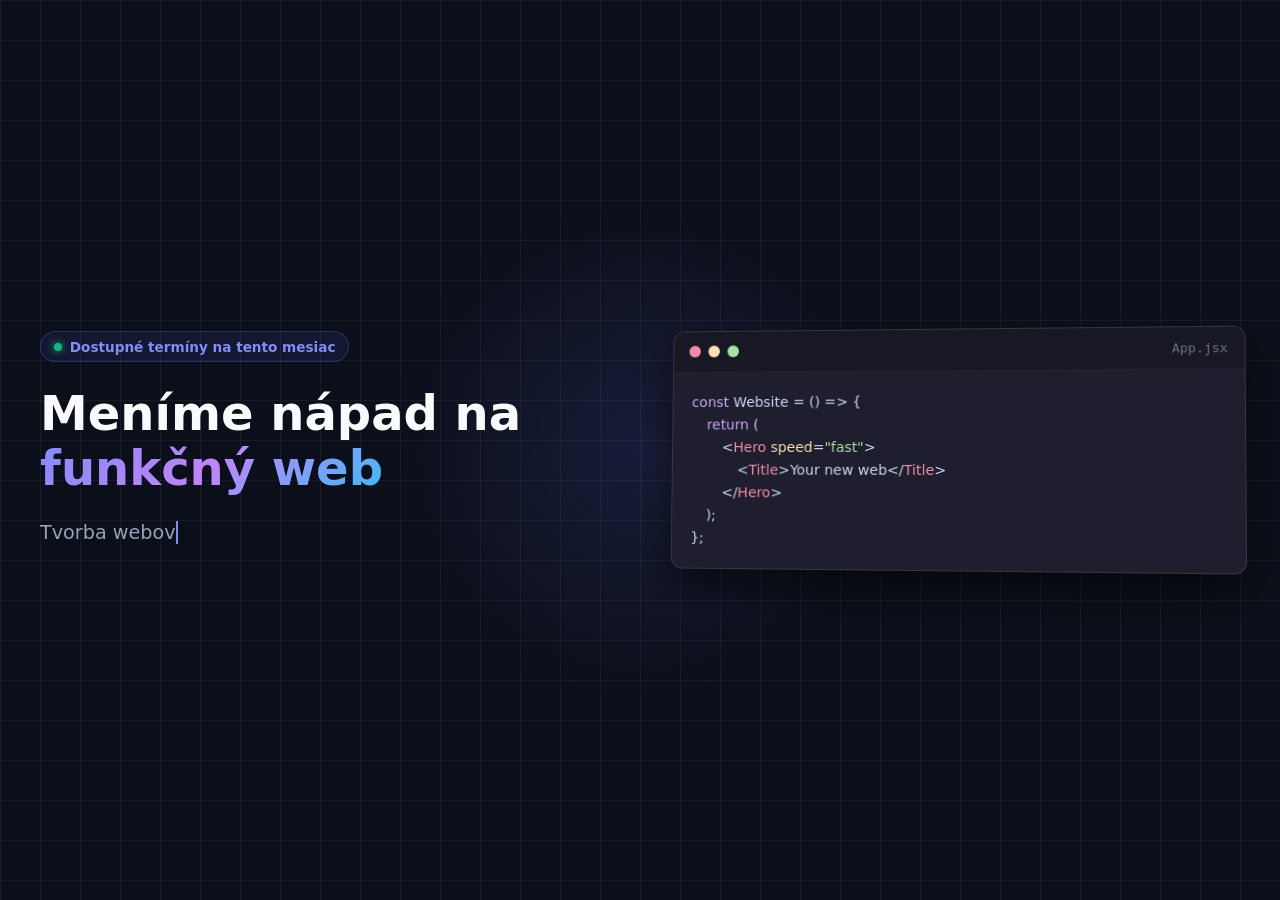
<file: animation.html>
<!DOCTYPE html>
<html lang="sk">
<head>
  <meta charset="UTF-8" />
  <meta name="viewport" content="width=device-width, initial-scale=1.0"/>
  <title>Tvorba Webov - Hero Section</title>
  <style>
    * {
      box-sizing: border-box;
      margin: 0;
      padding: 0;
      font-family: 'Segoe UI', system-ui, -apple-system, sans-serif;
    }

    body {
      background-color: #0b0f19;
      color: #f8fafc;
      overflow-x: hidden;
    }

    /* Hero Wrapper */
    .hero {
      position: relative;
      min-height: 100vh;
      display: flex;
      align-items: center;
      justify-content: center;
      padding: 2rem;
    }

    /* Pozadie s animovanou mriežkou */
    .bg-grid {
      position: absolute;
      inset: 0;
      background-image: 
        linear-gradient(to right, rgba(255, 255, 255, 0.05) 1px, transparent 1px),
        linear-gradient(to bottom, rgba(255, 255, 255, 0.05) 1px, transparent 1px);
      background-size: 40px 40px;
      z-index: 1;
    }

    .bg-glow {
      position: absolute;
      width: 500px;
      height: 500px;
      background: radial-gradient(circle, rgba(99, 102, 241, 0.15) 0%, rgba(0, 0, 0, 0) 70%);
      top: 50%;
      left: 50%;
      transform: translate(-50%, -50%);
      z-index: 1;
      pointer-events: none;
    }

    /* Obsah */
    .hero-container {
      position: relative;
      z-index: 2;
      max-width: 1200px;
      width: 100%;
      display: grid;
      grid-template-columns: 1fr 1fr;
      gap: 3rem;
      align-items: center;
    }

    /* Ľavá strana: Texty */
    .hero-text {
      display: flex;
      flex-direction: column;
      gap: 1.5rem;
    }

    .badge {
      display: inline-flex;
      align-items: center;
      gap: 0.5rem;
      padding: 0.4rem 0.8rem;
      background: rgba(99, 102, 241, 0.1);
      border: 1px solid rgba(99, 102, 241, 0.3);
      border-radius: 20px;
      color: #818cf8;
      font-size: 0.85rem;
      font-weight: 600;
      width: fit-content;
    }

    .badge-dot {
      width: 8px;
      height: 8px;
      background-color: #10b981;
      border-radius: 50%;
      box-shadow: 0 0 8px #10b981;
    }

    h1 {
      font-size: 3rem;
      line-height: 1.15;
      font-weight: 800;
    }

    .gradient-text {
      background: linear-gradient(135deg, #818cf8, #c084fc, #38bdf8);
      background-clip: text;
      -webkit-background-clip: text;
      -webkit-text-fill-color: transparent;
    }

    /* Písací efekt */
    .typewriter-container {
      color: #94a3b8;
      font-size: 1.2rem;
      min-height: 3rem;
    }

    .cursor {
      display: inline-block;
      width: 2px;
      background-color: #818cf8;
      animation: blink 0.8s infinite;
    }

    @keyframes blink {
      0%, 100% { opacity: 1; }
      50% { opacity: 0; }
    }

    .cta-group {
      display: flex;
      gap: 1rem;
      margin-top: 1rem;
    }

    .btn-primary {
      background: linear-gradient(135deg, #6366f1, #4f46e5);
      color: white;
      padding: 0.8rem 1.8rem;
      border-radius: 8px;
      text-decoration: none;
      font-weight: 600;
      border: none;
      cursor: pointer;
      box-shadow: 0 4px 14px rgba(99, 102, 241, 0.4);
      transition: all 0.3s ease;
    }

    .btn-primary:hover {
      transform: translateY(-2px);
      box-shadow: 0 6px 20px rgba(99, 102, 241, 0.6);
    }

    .btn-secondary {
      background: rgba(255, 255, 255, 0.05);
      color: #e2e8f0;
      padding: 0.8rem 1.8rem;
      border-radius: 8px;
      text-decoration: none;
      font-weight: 600;
      border: 1px solid rgba(255, 255, 255, 0.1);
      transition: all 0.3s ease;
    }

    .btn-secondary:hover {
      background: rgba(255, 255, 255, 0.1);
      color: white;
    }

    /* Pravá strana: Kódový IDE Box */
    .code-window {
      background: #1e1e2e;
      border-radius: 12px;
      border: 1px solid rgba(255, 255, 255, 0.1);
      box-shadow: 0 20px 40px rgba(0, 0, 0, 0.5);
      overflow: hidden;
      transform: perspective(1000px) rotateY(-5deg) rotateX(2deg);
      transition: transform 0.5s ease;
    }

    .code-window:hover {
      transform: perspective(1000px) rotateY(0deg) rotateX(0deg);
    }

    .window-header {
      background: #181825;
      padding: 0.8rem 1rem;
      display: flex;
      align-items: center;
      gap: 0.5rem;
      border-bottom: 1px solid rgba(255, 255, 255, 0.05);
    }

    .dot { width: 12px; height: 12px; border-radius: 50%; }
    .red { background: #f38ba8; }
    .yellow { background: #f9e2af; }
    .green { background: #a6e3a1; }

    .window-title {
      color: #6c7086;
      font-size: 0.8rem;
      margin-left: auto;
      font-family: monospace;
    }

    .code-body {
      padding: 1.2rem;
      font-family: 'Consolas', 'Courier New', monospace;
      font-size: 0.9rem;
      line-height: 1.6;
      color: #cdd6f4;
    }

    .tag { color: #f38ba8; }
    .attr { color: #f9e2af; }
    .val { color: #a6e3a1; }
    .keyword { color: #cba6f7; }

    /* Náhľad pod kódom */
    .live-preview {
      margin-top: 1rem;
      padding: 1rem;
      background: #11111b;
      border-radius: 8px;
      border: 1px dashed rgba(255, 255, 255, 0.1);
      text-align: center;
    }

    .preview-btn {
      background: #89b4fa;
      color: #11111b;
      border: none;
      padding: 0.5rem 1rem;
      border-radius: 6px;
      font-weight: bold;
      cursor: pointer;
      transition: transform 0.2s;
    }

    .preview-btn:hover {
      transform: scale(1.05);
    }

    /* Responzivita */
    @media (max-width: 900px) {
      .hero-container {
        grid-template-columns: 1fr;
        text-align: center;
      }
      .badge, .cta-group {
        margin-left: auto;
        margin-right: auto;
      }
      .code-window {
        transform: none;
      }
    }
  </style>
</head>
<body>

  <section class="hero">
    <div class="bg-grid"></div>
    <div class="bg-glow"></div>

    <div class="hero-container">
      
      <div class="hero-text">
        <div class="badge">
          <span class="badge-dot"></span> Dostupné termíny na tento mesiac
        </div>

        <h1>Meníme nápad na <br><span class="gradient-text">funkčný web</span></h1>

        <div class="typewriter-container">
          <span id="typewriter"></span><span class="cursor">&nbsp;</span>
        </div>

      </div>

      <div class="code-window">
        <div class="window-header">
          <div class="dot red"></div>
          <div class="dot yellow"></div>
          <div class="dot green"></div>
          <span class="window-title">App.jsx</span>
        </div>
        <div class="code-body">
          <div><span class="keyword">const</span> Website = () => {</div>
          <div style="padding-left: 1rem;">
            <span class="keyword">return</span> (
          </div>
          <div style="padding-left: 2rem;">
            &lt;<span class="tag">Hero</span> <span class="attr">speed</span>=<span class="val">"fast"</span>&gt;
          </div>
          <div style="padding-left: 3rem;">
            &lt;<span class="tag">Title</span>&gt;Your new web&lt;/<span class="tag">Title</span>&gt;
          </div>
          <div style="padding-left: 2rem;">
            &lt;/<span class="tag">Hero</span>&gt;
          </div>
          <div style="padding-left: 1rem;">);</div>
          <div>};</div>

    
    </div>
  </section>

  <script>
    // Typing Effect Pre Podnadpis
    const phrases = [
      "Tvorba webov na mieru.",
      "Moderný dizajn a blesková rýchlosť.",
      "Optimalizované pre mobilné zariadenia.",
      "Pomáham vašej značke rásť."
    ];

    let phraseIndex = 0;
    let charIndex = 0;
    let isDeleting = false;
    const target = document.getElementById('typewriter');

    function type() {
      const currentPhrase = phrases[phraseIndex];

      if (isDeleting) {
        target.textContent = currentPhrase.substring(0, charIndex - 1);
        charIndex--;
      } else {
        target.textContent = currentPhrase.substring(0, charIndex + 1);
        charIndex++;
      }

      let speed = isDeleting ? 40 : 80;

      if (!isDeleting && charIndex === currentPhrase.length) {
        speed = 2000; // Pauza na konci slova
        isDeleting = true;
      } else if (isDeleting && charIndex === 0) {
        isDeleting = false;
        phraseIndex = (phraseIndex + 1) % phrases.length;
        speed = 500;
      }

      setTimeout(type, speed);
    }

    document.addEventListener("DOMContentLoaded", type);

    // Malá interakcia pre pravé tlačidlo v ukážke
    const demoBtn = document.getElementById('demoBtn');
    demoBtn.addEventListener('click', () => {
      demoBtn.textContent = "🚀 Web je pripravený!";
      demoBtn.style.background = "#a6e3a1";
      setTimeout(() => {
        demoBtn.textContent = "Klikni na náhľad";
        demoBtn.style.background = "#89b4fa";
      }, 2000);
    });
  </script>
</body>
</html>
</file>
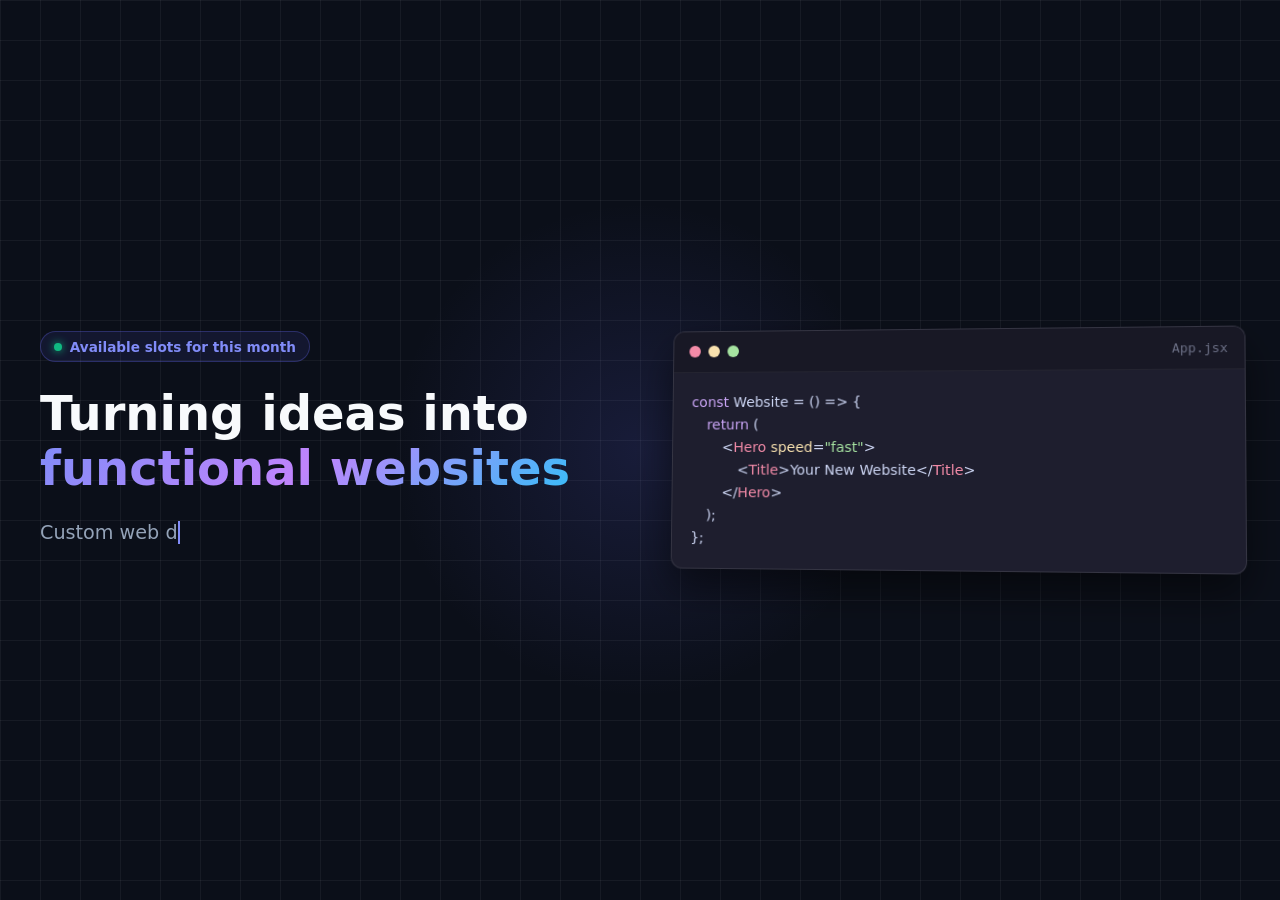
<file: animationeng.html>
<!DOCTYPE html>
<html lang="en">
<head>
  <meta charset="UTF-8" />
  <meta name="viewport" content="width=device-width, initial-scale=1.0"/>
  <title>Web Development - Hero Section</title>
  <style>
    * {
      box-sizing: border-box;
      margin: 0;
      padding: 0;
      font-family: 'Segoe UI', system-ui, -apple-system, sans-serif;
    }

    body {
      background-color: #0b0f19;
      color: #f8fafc;
      overflow-x: hidden;
    }

    /* Hero Wrapper */
    .hero {
      position: relative;
      min-height: 100vh;
      display: flex;
      align-items: center;
      justify-content: center;
      padding: 2rem;
    }

    /* Background with animated grid */
    .bg-grid {
      position: absolute;
      inset: 0;
      background-image: 
        linear-gradient(to right, rgba(255, 255, 255, 0.05) 1px, transparent 1px),
        linear-gradient(to bottom, rgba(255, 255, 255, 0.05) 1px, transparent 1px);
      background-size: 40px 40px;
      z-index: 1;
    }

    .bg-glow {
      position: absolute;
      width: 500px;
      height: 500px;
      background: radial-gradient(circle, rgba(99, 102, 241, 0.15) 0%, rgba(0, 0, 0, 0) 70%);
      top: 50%;
      left: 50%;
      transform: translate(-50%, -50%);
      z-index: 1;
      pointer-events: none;
    }

    /* Content */
    .hero-container {
      position: relative;
      z-index: 2;
      max-width: 1200px;
      width: 100%;
      display: grid;
      grid-template-columns: 1fr 1fr;
      gap: 3rem;
      align-items: center;
    }

    /* Left side: Texts */
    .hero-text {
      display: flex;
      flex-direction: column;
      gap: 1.5rem;
    }

    .badge {
      display: inline-flex;
      align-items: center;
      gap: 0.5rem;
      padding: 0.4rem 0.8rem;
      background: rgba(99, 102, 241, 0.1);
      border: 1px solid rgba(99, 102, 241, 0.3);
      border-radius: 20px;
      color: #818cf8;
      font-size: 0.85rem;
      font-weight: 600;
      width: fit-content;
    }

    .badge-dot {
      width: 8px;
      height: 8px;
      background-color: #10b981;
      border-radius: 50%;
      box-shadow: 0 0 8px #10b981;
    }

    h1 {
      font-size: 3rem;
      line-height: 1.15;
      font-weight: 800;
    }

    .gradient-text {
      background: linear-gradient(135deg, #818cf8, #c084fc, #38bdf8);
      -webkit-background-clip: text;
      -webkit-text-fill-color: transparent;
    }

    /* Typewriter effect */
    .typewriter-container {
      color: #94a3b8;
      font-size: 1.2rem;
      min-height: 3rem;
    }

    .cursor {
      display: inline-block;
      width: 2px;
      background-color: #818cf8;
      animation: blink 0.8s infinite;
    }

    @keyframes blink {
      0%, 100% { opacity: 1; }
      50% { opacity: 0; }
    }

    .cta-group {
      display: flex;
      gap: 1rem;
      margin-top: 1rem;
    }

    .btn-primary {
      background: linear-gradient(135deg, #6366f1, #4f46e5);
      color: white;
      padding: 0.8rem 1.8rem;
      border-radius: 8px;
      text-decoration: none;
      font-weight: 600;
      border: none;
      cursor: pointer;
      box-shadow: 0 4px 14px rgba(99, 102, 241, 0.4);
      transition: all 0.3s ease;
    }

    .btn-primary:hover {
      transform: translateY(-2px);
      box-shadow: 0 6px 20px rgba(99, 102, 241, 0.6);
    }

    .btn-secondary {
      background: rgba(255, 255, 255, 0.05);
      color: #e2e8f0;
      padding: 0.8rem 1.8rem;
      border-radius: 8px;
      text-decoration: none;
      font-weight: 600;
      border: 1px solid rgba(255, 255, 255, 0.1);
      transition: all 0.3s ease;
    }

    .btn-secondary:hover {
      background: rgba(255, 255, 255, 0.1);
      color: white;
    }

    /* Right side: Code IDE Box */
    .code-window {
      background: #1e1e2e;
      border-radius: 12px;
      border: 1px solid rgba(255, 255, 255, 0.1);
      box-shadow: 0 20px 40px rgba(0, 0, 0, 0.5);
      overflow: hidden;
      transform: perspective(1000px) rotateY(-5deg) rotateX(2deg);
      transition: transform 0.5s ease;
    }

    .code-window:hover {
      transform: perspective(1000px) rotateY(0deg) rotateX(0deg);
    }

    .window-header {
      background: #181825;
      padding: 0.8rem 1rem;
      display: flex;
      align-items: center;
      gap: 0.5rem;
      border-bottom: 1px solid rgba(255, 255, 255, 0.05);
    }

    .dot { width: 12px; height: 12px; border-radius: 50%; }
    .red { background: #f38ba8; }
    .yellow { background: #f9e2af; }
    .green { background: #a6e3a1; }

    .window-title {
      color: #6c7086;
      font-size: 0.8rem;
      margin-left: auto;
      font-family: monospace;
    }

    .code-body {
      padding: 1.2rem;
      font-family: 'Consolas', 'Courier New', monospace;
      font-size: 0.9rem;
      line-height: 1.6;
      color: #cdd6f4;
    }

    .tag { color: #f38ba8; }
    .attr { color: #f9e2af; }
    .val { color: #a6e3a1; }
    .keyword { color: #cba6f7; }

    /* Preview under code */
    .live-preview {
      margin-top: 1rem;
      padding: 1rem;
      background: #11111b;
      border-radius: 8px;
      border: 1px dashed rgba(255, 255, 255, 0.1);
      text-align: center;
    }

    .preview-btn {
      background: #89b4fa;
      color: #11111b;
      border: none;
      padding: 0.5rem 1rem;
      border-radius: 6px;
      font-weight: bold;
      cursor: pointer;
      transition: transform 0.2s;
    }

    .preview-btn:hover {
      transform: scale(1.05);
    }

    /* Responsiveness */
    @media (max-width: 900px) {
      .hero-container {
        grid-template-columns: 1fr;
        text-align: center;
      }
      .badge, .cta-group {
        margin-left: auto;
        margin-right: auto;
      }
      .code-window {
        transform: none;
      }
    }
  </style>
</head>
<body>

  <section class="hero">
    <div class="bg-grid"></div>
    <div class="bg-glow"></div>

    <div class="hero-container">
      
      <div class="hero-text">
        <div class="badge">
          <span class="badge-dot"></span> Available slots for this month
        </div>

        <h1>Turning ideas into <br><span class="gradient-text">functional websites</span></h1>

        <div class="typewriter-container">
          <span id="typewriter"></span><span class="cursor">&nbsp;</span>
        </div>

       
      </div>

      <div class="code-window">
        <div class="window-header">
          <div class="dot red"></div>
          <div class="dot yellow"></div>
          <div class="dot green"></div>
          <span class="window-title">App.jsx</span>
        </div>
        <div class="code-body">
          <div><span class="keyword">const</span> Website = () => {</div>
          <div style="padding-left: 1rem;">
            <span class="keyword">return</span> (
          </div>
          <div style="padding-left: 2rem;">
            &lt;<span class="tag">Hero</span> <span class="attr">speed</span>=<span class="val">"fast"</span>&gt;
          </div>
          <div style="padding-left: 3rem;">
            &lt;<span class="tag">Title</span>&gt;Your New Website&lt;/<span class="tag">Title</span>&gt;
          </div>
          <div style="padding-left: 2rem;">
            &lt;/<span class="tag">Hero</span>&gt;
          </div>
          <div style="padding-left: 1rem;">);</div>
          <div>};</div>

        </div>
      </div>

    </div>
  </section>

  <script>
    // Typing Effect For Subtitle
    const phrases = [
      "Custom web development.",
      "Modern design and lightning speed.",
      "Optimized for mobile devices.",
      "Helping your brand grow."
    ];

    let phraseIndex = 0;
    let charIndex = 0;
    let isDeleting = false;
    const target = document.getElementById('typewriter');

    function type() {
      const currentPhrase = phrases[phraseIndex];

      if (isDeleting) {
        target.textContent = currentPhrase.substring(0, charIndex - 1);
        charIndex--;
      } else {
        target.textContent = currentPhrase.substring(0, charIndex + 1);
        charIndex++;
      }

      let speed = isDeleting ? 40 : 80;

      if (!isDeleting && charIndex === currentPhrase.length) {
        speed = 2000; // Pause at the end of word
        isDeleting = true;
      } else if (isDeleting && charIndex === 0) {
        isDeleting = false;
        phraseIndex = (phraseIndex + 1) % phrases.length;
        speed = 500;
      }

      setTimeout(type, speed);
    }

    document.addEventListener("DOMContentLoaded", type);

    // Interaction for the preview button
    const demoBtn = document.getElementById('demoBtn');
    demoBtn.addEventListener('click', () => {
      demoBtn.textContent = "🚀 Website is ready!";
      demoBtn.style.background = "#a6e3a1";
      setTimeout(() => {
        demoBtn.textContent = "Click for preview";
        demoBtn.style.background = "#89b4fa";
      }, 2000);
    });
  </script>
</body>
</html>
</file>
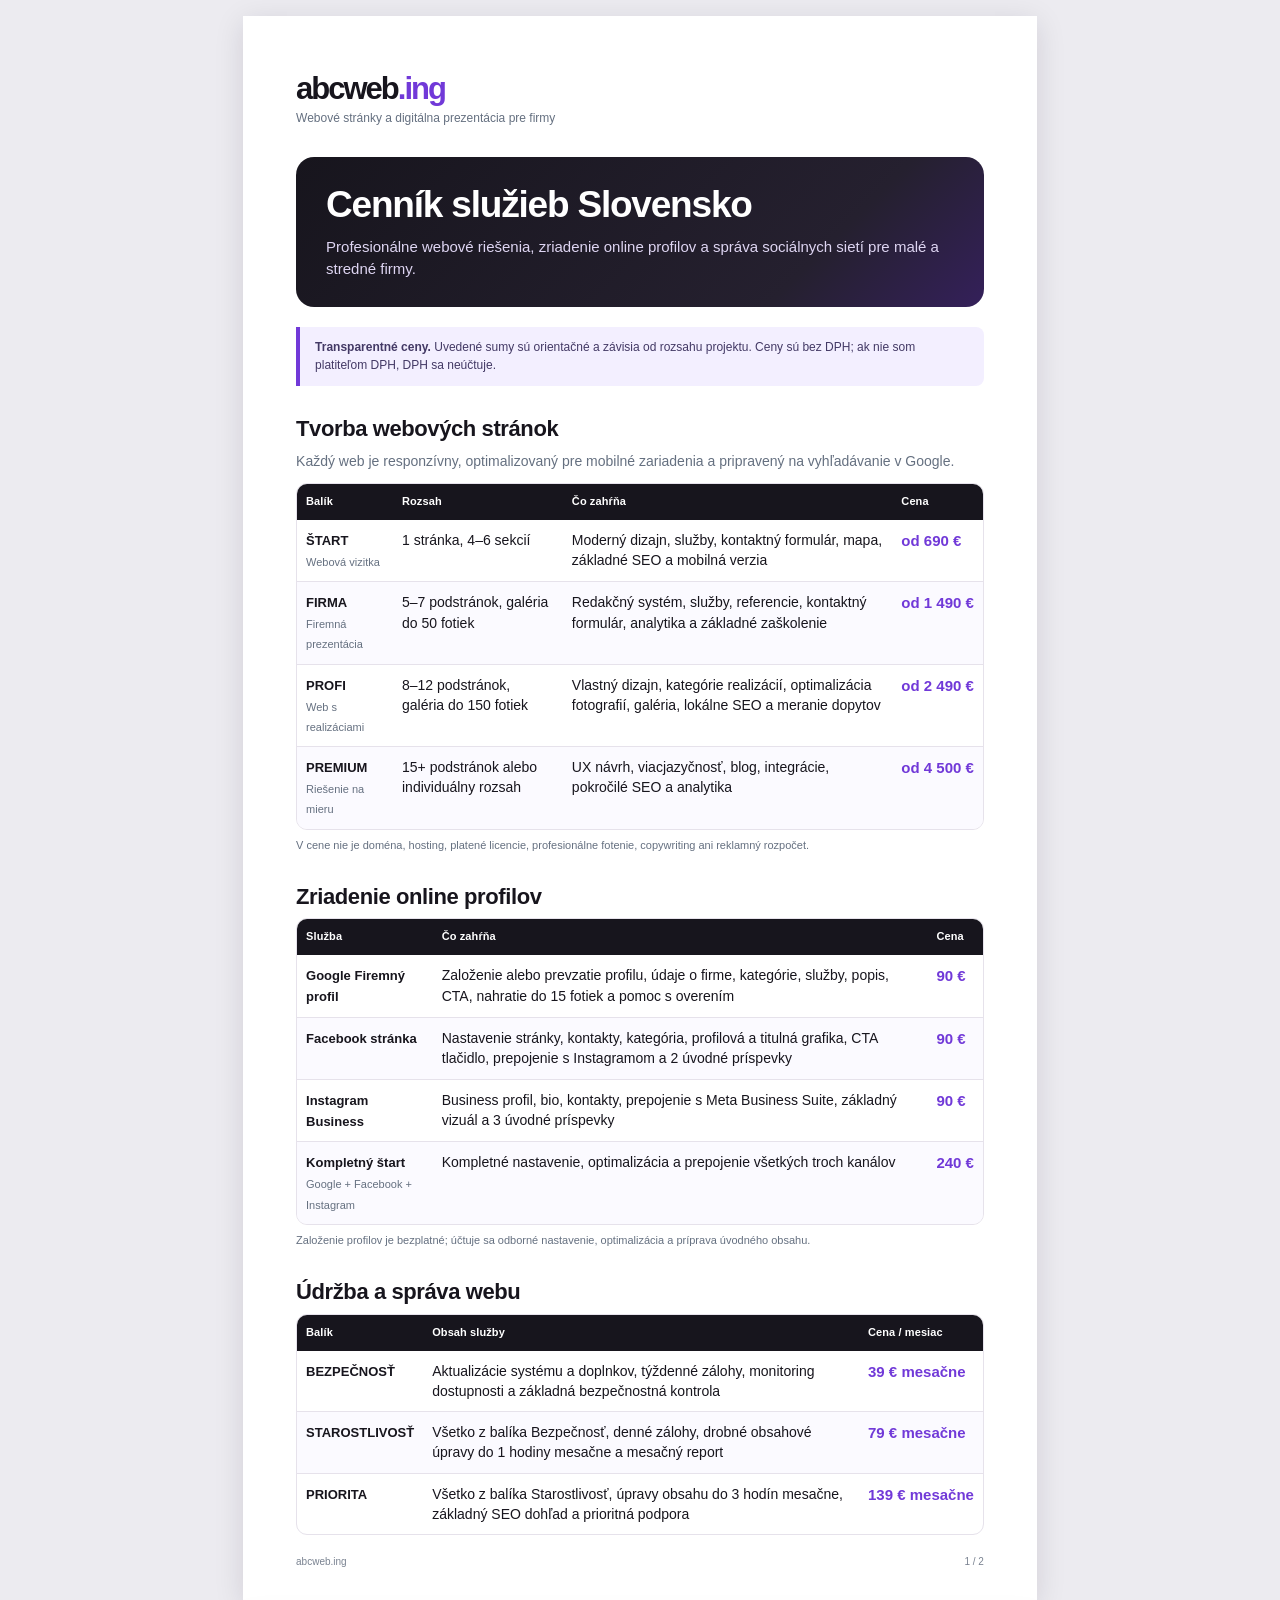
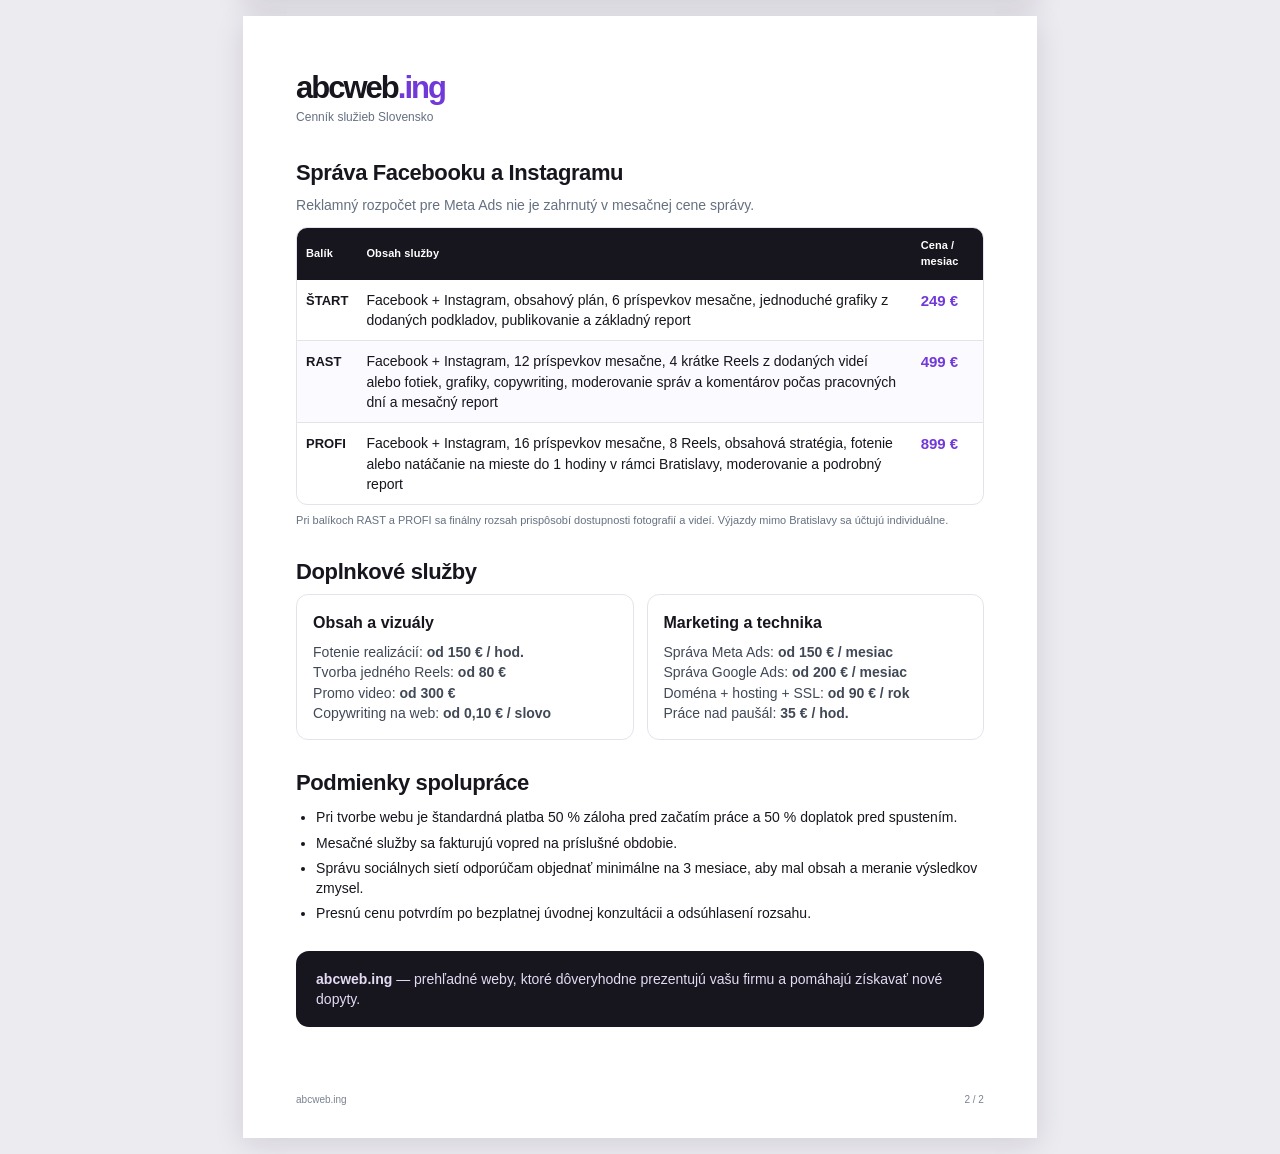
<file: cennik.html>
<!doctype html>
<html lang="sk">
<head>
  <meta charset="utf-8">
  <meta name="viewport" content="width=device-width, initial-scale=1">
  <title>abcweb.ing — Cenník služieb Slovensko</title>
  <style>
    :root {
      --ink: #17151d;
      --purple: #7139d8;
      --soft-purple: #f3efff;
      --line: #e6e2eb;
      --muted: #657080;
      --paper: #ffffff;
    }
    * { box-sizing: border-box; }
    body {
      margin: 0;
      background: #ecebf0;
      color: var(--ink);
      font-family: Inter, Arial, Helvetica, sans-serif;
      font-size: 14px;
      line-height: 1.45;
    }
    .page {
      width: 210mm;
      min-height: 297mm;
      margin: 16px auto;
      padding: 15mm 14mm 17mm;
      background: var(--paper);
      box-shadow: 0 6px 28px rgba(25, 16, 44, .12);
      position: relative;
    }
    .brand {
      margin: 0;
      font-size: 31px;
      line-height: 1;
      font-weight: 850;
      letter-spacing: -2px;
    }
    .brand .purple { color: var(--purple); }
    .tagline { margin: 6px 0 30px; color: var(--muted); font-size: 12px; }
    .hero {
      padding: 28px 30px;
      border-radius: 18px;
      color: #fff;
      background: linear-gradient(135deg, #17151d 0%, #25202f 74%, #46208c 130%);
    }
    h1 { margin: 0 0 10px; font-size: 37px; line-height: 1.1; letter-spacing: -1.2px; }
    .hero p { margin: 0; max-width: 660px; color: #ded5f2; font-size: 15px; }
    .notice {
      margin: 20px 0 24px;
      padding: 12px 15px;
      border-left: 4px solid var(--purple);
      background: var(--soft-purple);
      color: #433965;
      border-radius: 0 8px 8px 0;
      font-size: 12px;
    }
    section { margin-top: 27px; page-break-inside: avoid; }
    h2 { margin: 0 0 6px; font-size: 22px; letter-spacing: -.4px; }
    .intro { margin: 0 0 12px; color: var(--muted); }
    table { width: 100%; border-collapse: separate; border-spacing: 0; border: 1px solid var(--line); border-radius: 11px; overflow: hidden; }
    th { padding: 10px 9px; background: var(--ink); color: #fff; text-align: left; font-size: 11px; letter-spacing: .1px; }
    td { padding: 10px 9px; vertical-align: top; border-top: 1px solid var(--line); }
    tr:first-child td { border-top: 0; }
    tbody tr:nth-child(even) td { background: #fbfaff; }
    td strong { font-size: 13px; }
    .price { color: var(--purple); font-size: 15px; font-weight: 800; white-space: nowrap; }
    .small { margin: 8px 0 0; color: var(--muted); font-size: 11px; }
    .page-two { page-break-before: always; }
    .grid { display: grid; grid-template-columns: 1fr 1fr; gap: 13px; }
    .card { padding: 16px; border: 1px solid var(--line); border-radius: 12px; background: #fff; }
    .card h3 { margin: 0 0 8px; font-size: 16px; }
    .card p { margin: 0; color: #414957; }
    ul { margin: 8px 0 0; padding-left: 20px; }
    li { margin: 5px 0; }
    .closing { margin-top: 27px; padding: 18px 20px; border-radius: 13px; background: var(--ink); color: #fff; }
    .closing p { margin: 0; color: #e3dbf4; font-size: 14px; }
    .footer { position: absolute; bottom: 8mm; left: 14mm; right: 14mm; display: flex; justify-content: space-between; color: #7a8391; font-size: 10px; }
    @media screen and (max-width: 800px) {
      body { background: #fff; }
      .page { width: 100%; min-height: auto; margin: 0; padding: 25px 18px 50px; box-shadow: none; }
      .footer { position: static; margin-top: 30px; }
      h1 { font-size: 31px; }
      .hero { padding: 23px 20px; }
      table, thead, tbody, th, td, tr { display: block; }
      thead { display: none; }
      tr { border-top: 1px solid var(--line); }
      tr:first-child { border-top: 0; }
      td { border: 0; padding: 5px 10px; }
      td:first-child { padding-top: 12px; }
      td:last-child { padding-bottom: 12px; }
      .grid { grid-template-columns: 1fr; }
    }
    @media print {
      @page { size: A4; margin: 0; }
      body { background: #fff; }
      .page { width: 210mm; min-height: 297mm; margin: 0; box-shadow: none; page-break-after: always; }
      .page:last-child { page-break-after: auto; }
    }
  </style>
</head>
<body>
  <main class="page">
    <header>
      <p class="brand">abcweb<span class="purple">.ing</span></p>
      <p class="tagline">Webové stránky a digitálna prezentácia pre firmy</p>
    </header>

    <div class="hero">
      <h1>Cenník služieb Slovensko</h1>
      <p>Profesionálne webové riešenia, zriadenie online profilov a správa sociálnych sietí pre malé a stredné firmy.</p>
    </div>

    <div class="notice"><strong>Transparentné ceny.</strong> Uvedené sumy sú orientačné a závisia od rozsahu projektu. Ceny sú bez DPH; ak nie som platiteľom DPH, DPH sa neúčtuje.</div>

    <section>
      <h2>Tvorba webových stránok</h2>
      <p class="intro">Každý web je responzívny, optimalizovaný pre mobilné zariadenia a pripravený na vyhľadávanie v Google.</p>
      <table>
        <thead><tr><th>Balík</th><th>Rozsah</th><th>Čo zahŕňa</th><th>Cena</th></tr></thead>
        <tbody>
          <tr><td><strong>ŠTART</strong><br><span class="small">Webová vizitka</span></td><td>1 stránka, 4–6 sekcií</td><td>Moderný dizajn, služby, kontaktný formulár, mapa, základné SEO a mobilná verzia</td><td class="price">od 690 €</td></tr>
          <tr><td><strong>FIRMA</strong><br><span class="small">Firemná prezentácia</span></td><td>5–7 podstránok, galéria do 50 fotiek</td><td>Redakčný systém, služby, referencie, kontaktný formulár, analytika a základné zaškolenie</td><td class="price">od 1 490 €</td></tr>
          <tr><td><strong>PROFI</strong><br><span class="small">Web s realizáciami</span></td><td>8–12 podstránok, galéria do 150 fotiek</td><td>Vlastný dizajn, kategórie realizácií, optimalizácia fotografií, galéria, lokálne SEO a meranie dopytov</td><td class="price">od 2 490 €</td></tr>
          <tr><td><strong>PREMIUM</strong><br><span class="small">Riešenie na mieru</span></td><td>15+ podstránok alebo individuálny rozsah</td><td>UX návrh, viacjazyčnosť, blog, integrácie, pokročilé SEO a analytika</td><td class="price">od 4 500 €</td></tr>
        </tbody>
      </table>
      <p class="small">V cene nie je doména, hosting, platené licencie, profesionálne fotenie, copywriting ani reklamný rozpočet.</p>
    </section>

    <section>
      <h2>Zriadenie online profilov</h2>
      <table>
        <thead><tr><th>Služba</th><th>Čo zahŕňa</th><th>Cena</th></tr></thead>
        <tbody>
          <tr><td><strong>Google Firemný profil</strong></td><td>Založenie alebo prevzatie profilu, údaje o firme, kategórie, služby, popis, CTA, nahratie do 15 fotiek a pomoc s overením</td><td class="price">90 €</td></tr>
          <tr><td><strong>Facebook stránka</strong></td><td>Nastavenie stránky, kontakty, kategória, profilová a titulná grafika, CTA tlačidlo, prepojenie s Instagramom a 2 úvodné príspevky</td><td class="price">90 €</td></tr>
          <tr><td><strong>Instagram Business</strong></td><td>Business profil, bio, kontakty, prepojenie s Meta Business Suite, základný vizuál a 3 úvodné príspevky</td><td class="price">90 €</td></tr>
          <tr><td><strong>Kompletný štart</strong><br><span class="small">Google + Facebook + Instagram</span></td><td>Kompletné nastavenie, optimalizácia a prepojenie všetkých troch kanálov</td><td class="price">240 €</td></tr>
        </tbody>
      </table>
      <p class="small">Založenie profilov je bezplatné; účtuje sa odborné nastavenie, optimalizácia a príprava úvodného obsahu.</p>
    </section>

    <section>
      <h2>Údržba a správa webu</h2>
      <table>
        <thead><tr><th>Balík</th><th>Obsah služby</th><th>Cena / mesiac</th></tr></thead>
        <tbody>
          <tr><td><strong>BEZPEČNOSŤ</strong></td><td>Aktualizácie systému a doplnkov, týždenné zálohy, monitoring dostupnosti a základná bezpečnostná kontrola</td><td class="price">39 € mesačne</td></tr>
          <tr><td><strong>STAROSTLIVOSŤ</strong></td><td>Všetko z balíka Bezpečnosť, denné zálohy, drobné obsahové úpravy do 1 hodiny mesačne a mesačný report</td><td class="price">79 € mesačne</td></tr>
          <tr><td><strong>PRIORITA</strong></td><td>Všetko z balíka Starostlivosť, úpravy obsahu do 3 hodín mesačne, základný SEO dohľad a prioritná podpora</td><td class="price">139 € mesačne</td></tr>
        </tbody>
      </table>
    </section>

    <div class="footer"><span>abcweb.ing</span><span>1 / 2</span></div>
  </main>

  <main class="page page-two">
    <header>
      <p class="brand">abcweb<span class="purple">.ing</span></p>
      <p class="tagline">Cenník služieb Slovensko</p>
    </header>

    <section>
      <h2>Správa Facebooku a Instagramu</h2>
      <p class="intro">Reklamný rozpočet pre Meta Ads nie je zahrnutý v mesačnej cene správy.</p>
      <table>
        <thead><tr><th>Balík</th><th>Obsah služby</th><th>Cena / mesiac</th></tr></thead>
        <tbody>
          <tr><td><strong>ŠTART</strong></td><td>Facebook + Instagram, obsahový plán, 6 príspevkov mesačne, jednoduché grafiky z dodaných podkladov, publikovanie a základný report</td><td class="price">249 €</td></tr>
          <tr><td><strong>RAST</strong></td><td>Facebook + Instagram, 12 príspevkov mesačne, 4 krátke Reels z dodaných videí alebo fotiek, grafiky, copywriting, moderovanie správ a komentárov počas pracovných dní a mesačný report</td><td class="price">499 €</td></tr>
          <tr><td><strong>PROFI</strong></td><td>Facebook + Instagram, 16 príspevkov mesačne, 8 Reels, obsahová stratégia, fotenie alebo natáčanie na mieste do 1 hodiny v rámci Bratislavy, moderovanie a podrobný report</td><td class="price">899 €</td></tr>
        </tbody>
      </table>
      <p class="small">Pri balíkoch RAST a PROFI sa finálny rozsah prispôsobí dostupnosti fotografií a videí. Výjazdy mimo Bratislavy sa účtujú individuálne.</p>
    </section>

    <section>
      <h2>Doplnkové služby</h2>
      <div class="grid">
        <div class="card">
          <h3>Obsah a vizuály</h3>
          <p>Fotenie realizácií: <strong>od 150 € / hod.</strong><br>Tvorba jedného Reels: <strong>od 80 €</strong><br>Promo video: <strong>od 300 €</strong><br>Copywriting na web: <strong>od 0,10 € / slovo</strong></p>
        </div>
        <div class="card">
          <h3>Marketing a technika</h3>
          <p>Správa Meta Ads: <strong>od 150 € / mesiac</strong><br>Správa Google Ads: <strong>od 200 € / mesiac</strong><br>Doména + hosting + SSL: <strong>od 90 € / rok</strong><br>Práce nad paušál: <strong>35 € / hod.</strong></p>
        </div>
      </div>
    </section>

    <section>
      <h2>Podmienky spolupráce</h2>
      <ul>
        <li>Pri tvorbe webu je štandardná platba 50 % záloha pred začatím práce a 50 % doplatok pred spustením.</li>
        <li>Mesačné služby sa fakturujú vopred na príslušné obdobie.</li>
        <li>Správu sociálnych sietí odporúčam objednať minimálne na 3 mesiace, aby mal obsah a meranie výsledkov zmysel.</li>
        <li>Presnú cenu potvrdím po bezplatnej úvodnej konzultácii a odsúhlasení rozsahu.</li>
      </ul>
    </section>

    <div class="closing"><p><strong>abcweb.ing</strong> — prehľadné weby, ktoré dôveryhodne prezentujú vašu firmu a pomáhajú získavať nové dopyty.</p></div>
    <div class="footer"><span>abcweb.ing</span><span>2 / 2</span></div>
  </main>
</body>
</html>
</file>
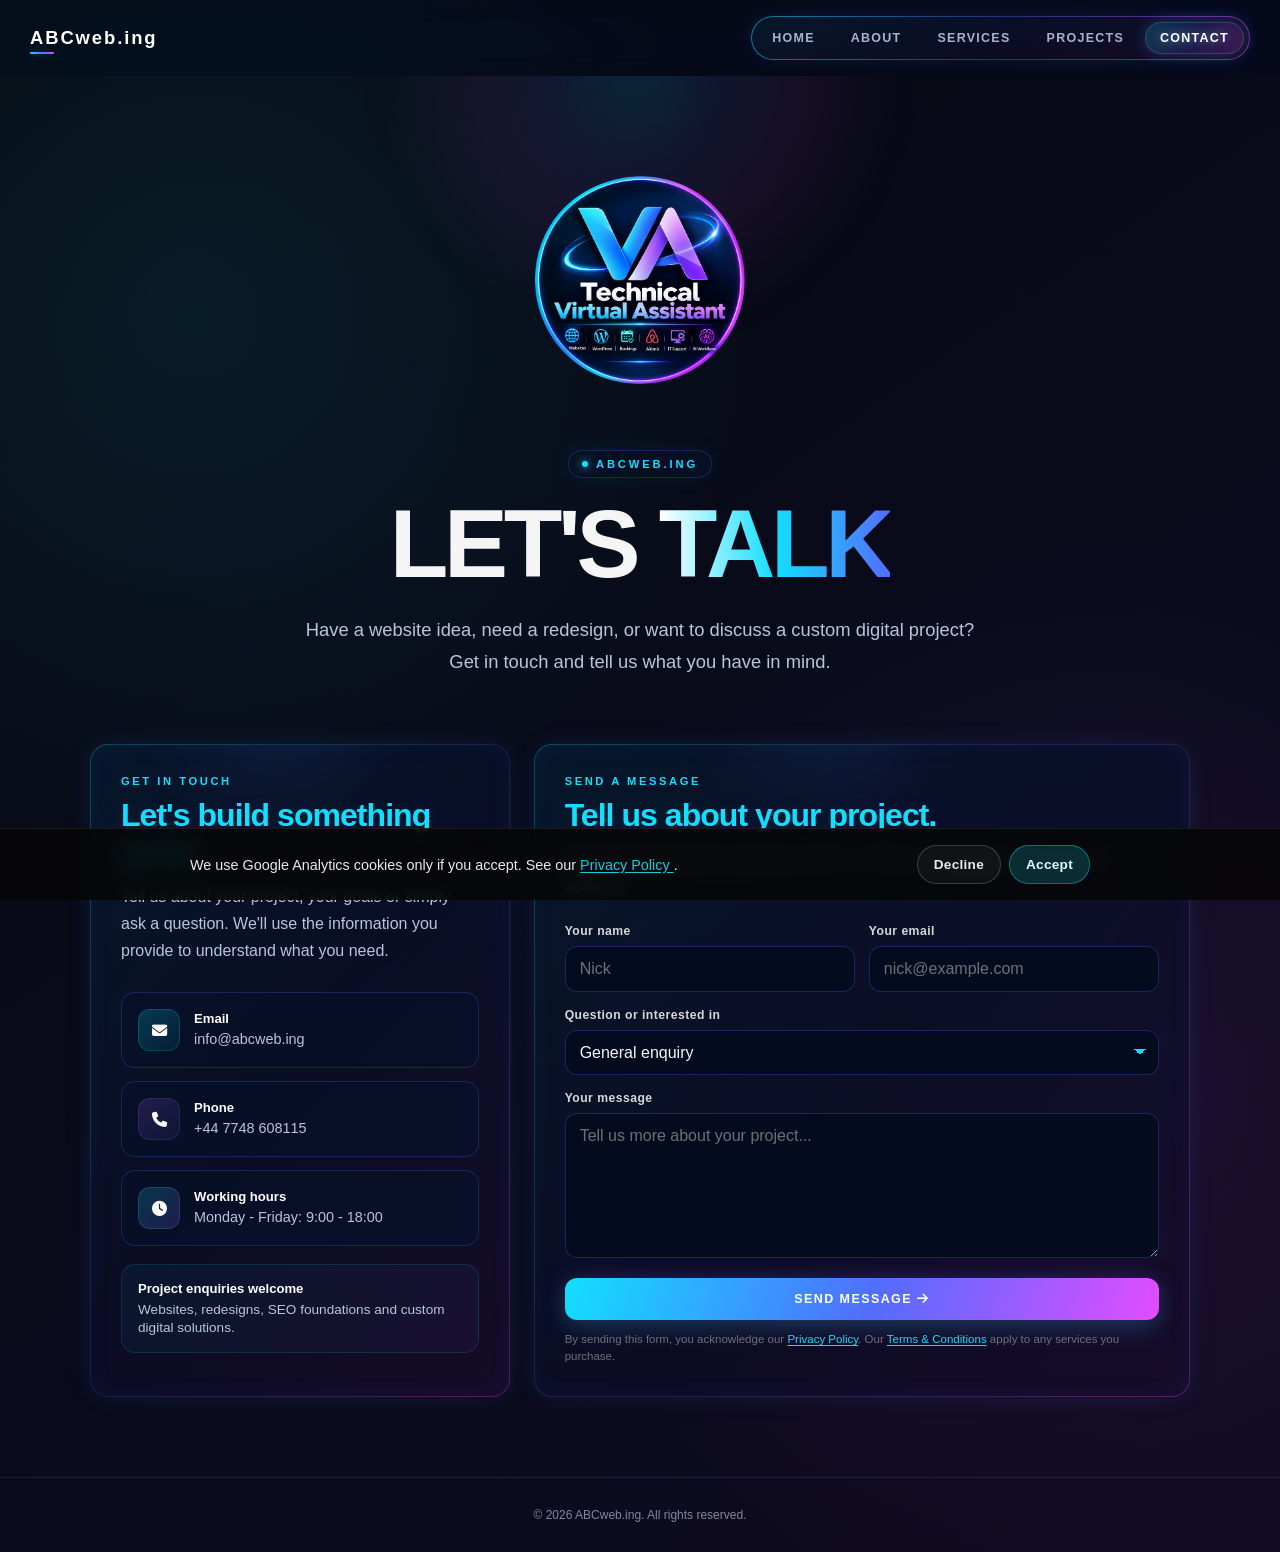
<file: contact.html>
<!DOCTYPE html>
<html lang="en">
<head>
    <meta charset="UTF-8">
    <meta name="viewport" content="width=device-width, initial-scale=1.0">

    <title>Contact | ABCweb.ing — Web Development & Digital Solutions</title>
    <meta name="description" content="Contact ABCweb.ing for modern, responsive and SEO-friendly website development, redesigns and custom digital solutions.">

    <!-- Font Awesome -->
    <link rel="stylesheet" href="https://cdnjs.cloudflare.com/ajax/libs/font-awesome/6.5.2/css/all.min.css">

    <style>
        :root {
            --bg: #070707;
            --bg-soft: #0d0d0f;
            --surface: rgba(255,255,255,0.045);
            --surface-hover: rgba(255,255,255,0.075);
            --border: rgba(255,255,255,0.10);
            --border-hover: rgba(0,229,255,0.35);
            --text: #f5f5f5;
            --text-soft: #a5a5a5;
            --cyan: #00e5ff;
            --violet: #8b5cf6;
            --header-height: 76px;
            --radius: 18px;
            --transition: 300ms cubic-bezier(.16,1,.3,1);
        }

        * {
            box-sizing: border-box;
            margin: 0;
            padding: 0;
        }

        html {
            scroll-behavior: smooth;
        }

        body {
            min-height: 100vh;
            background:
                radial-gradient(circle at 15% 20%, rgba(0,229,255,0.035), transparent 30%),
                radial-gradient(circle at 85% 70%, rgba(139,92,246,0.045), transparent 30%),
                var(--bg);
            color: var(--text);
            font-family: Arial, Helvetica, sans-serif;
            -webkit-font-smoothing: antialiased;
        }

        a {
            color: inherit;
            text-decoration: none;
        }

        button,
        input,
        select,
        textarea {
            font: inherit;
        }

        /* =========================================================
           HEADER
        ========================================================= */
        .site-header {
            position: fixed;
            top: 0;
            left: 0;
            width: 100%;
            height: var(--header-height);
            z-index: 1000;
            display: flex;
            align-items: center;
            justify-content: center;
            padding: 0 30px;
            transition:
                background var(--transition),
                backdrop-filter var(--transition),
                height var(--transition),
                border-color var(--transition);
        }

        .site-header.scrolled {
            height: 64px;
            background: rgba(7,7,7,0.78);
            backdrop-filter: blur(18px) saturate(140%);
            -webkit-backdrop-filter: blur(18px) saturate(140%);
            border-bottom: 1px solid var(--border);
        }

        .header-inner {
            width: 100%;
            max-width: 1250px;
            display: flex;
            align-items: center;
            justify-content: space-between;
        }

        .logo {
            position: relative;
            font-size: 1.15rem;
            font-weight: 700;
            letter-spacing: 0.12rem;
            color: #fff;
            white-space: nowrap;
        }

        .logo::after {
            content: "";
            position: absolute;
            left: 0;
            bottom: -5px;
            width: 24px;
            height: 2px;
            background: linear-gradient(90deg, var(--cyan), var(--violet));
            border-radius: 10px;
            transition: width var(--transition);
        }

        .logo:hover::after {
            width: 100%;
        }

        /* =========================================================
           DESKTOP NAVIGATION
        ========================================================= */
        .main-nav {
            display: flex;
            align-items: center;
            gap: 6px;
            padding: 5px;
            border: 1px solid var(--border);
            border-radius: 999px;
            background: rgba(255,255,255,0.025);
            backdrop-filter: blur(12px);
            -webkit-backdrop-filter: blur(12px);
        }

        .main-nav a {
            position: relative;
            padding: 9px 15px;
            border-radius: 999px;
            color: var(--text-soft);
            font-size: 0.78rem;
            font-weight: 600;
            letter-spacing: 0.08rem;
            text-transform: uppercase;
            transition: color var(--transition), background var(--transition), transform var(--transition);
        }

        .main-nav a:hover {
            color: #fff;
            background: rgba(255,255,255,0.07);
            transform: translateY(-1px);
        }

        .main-nav a.active {
            color: #fff;
            background: linear-gradient(135deg, rgba(0,229,255,0.12), rgba(139,92,246,0.14));
            box-shadow:
                inset 0 0 0 1px rgba(255,255,255,0.07),
                0 0 18px rgba(0,229,255,0.06);
        }

        /* =========================================================
           MOBILE MENU BUTTON
        ========================================================= */
        .menu-toggle {
            display: none;
            position: relative;
            z-index: 2001;
            width: 42px;
            height: 42px;
            align-items: center;
            justify-content: center;
            border: 1px solid transparent;
            border-radius: 50%;
            background:
                linear-gradient(#0d0d0f, #0d0d0f) padding-box,
                linear-gradient(135deg, var(--cyan), var(--violet)) border-box;
            color: #fff;
            cursor: pointer;
            transition: transform var(--transition), box-shadow var(--transition);
        }

        .menu-toggle:hover {
            transform: scale(1.05);
            box-shadow: 0 0 24px rgba(0,229,255,0.10);
        }

        .menu-toggle i {
            font-size: 16px;
            pointer-events: none;
        }

        /* =========================================================
           MOBILE NAV
        ========================================================= */
        .mobile-nav {
            position: fixed;
            top: 86px;
            left: 15px;
            right: 15px;
            padding: 10px;
            display: flex;
            flex-direction: column;
            gap: 4px;
            width: auto;
            z-index: 2000;

            /* Deliberately opaque: no see-through panel. */
            background-color: #0d0d0f;
            background-image:
                radial-gradient(circle at 50% 0%, rgba(0,229,255,0.15), transparent 38%),
                radial-gradient(circle at 58% 0%, rgba(139,92,246,0.11), transparent 52%);

            border: 1px solid transparent;
            border-radius: 20px;
            border-image: linear-gradient(135deg, var(--cyan), var(--violet)) 1;
            box-shadow: 0 20px 60px rgba(0,0,0,0.75);

            opacity: 0;
            visibility: hidden;
            pointer-events: none;
            transform: translateY(-10px) scale(.98);
            transition: opacity 300ms ease, transform 300ms ease, visibility 300ms ease;
        }

        .mobile-nav.open {
            opacity: 1;
            visibility: visible;
            pointer-events: auto;
            transform: translateY(0) scale(1);
        }

        .mobile-nav a {
            position: relative;
            padding: 15px 17px;
            border-radius: 13px;
            color: #eeeeee;
            font-size: 0.82rem;
            font-weight: 600;
            letter-spacing: 0.09rem;
            text-transform: uppercase;
            transition: color 250ms ease, background 250ms ease, padding-left 250ms ease;
        }

        .mobile-nav a:hover {
            color: #fff;
            background: linear-gradient(90deg, rgba(0,229,255,0.08), rgba(139,92,246,0.08));
            padding-left: 21px;
        }

        .mobile-nav a.active {
            color: #fff;
            background: linear-gradient(90deg, rgba(0,229,255,0.11), rgba(139,92,246,0.11));
            box-shadow: inset 2px 0 0 var(--cyan);
        }

        /* =========================================================
           PAGE
        ========================================================= */
        .page {
            position: relative;
            min-height: 100vh;
            padding-top: var(--header-height);
        }

        /* =========================================================
           PAGE HERO
        ========================================================= */
        .page-hero {
            position: relative;
            min-height: 50vh;
            display: flex;
            align-items: center;
            justify-content: center;
            text-align: center;
            padding: 100px 25px 65px;
            overflow: hidden;
        }

        .page-hero::before {
            content: "";
            position: absolute;
            width: 500px;
            height: 500px;
            top: -250px;
            left: 50%;
            transform: translateX(-50%);
            background: radial-gradient(circle, rgba(0,229,255,0.10), rgba(139,92,246,0.05), transparent 70%);
            filter: blur(30px);
            pointer-events: none;
        }

        .page-hero-content {
            position: relative;
            z-index: 2;
            max-width: 900px;
        }

        .page-label {
            display: inline-flex;
            align-items: center;
            gap: 8px;
            margin-bottom: 20px;
            padding: 7px 13px;
            border: 1px solid var(--border);
            border-radius: 999px;
            background: rgba(255,255,255,0.035);
            color: var(--cyan);
            font-size: 0.7rem;
            font-weight: 700;
            letter-spacing: 0.18rem;
            text-transform: uppercase;
        }

        .page-label::before {
            content: "";
            width: 6px;
            height: 6px;
            border-radius: 50%;
            background: var(--cyan);
            box-shadow: 0 0 10px var(--cyan);
        }

        .page-hero h1 {
            font-size: clamp(2.8rem, 8vw, 6rem);
            line-height: 0.95;
            letter-spacing: -0.045em;
            text-transform: uppercase;
            margin-bottom: 25px;
        }

        .page-hero h1 span {
            background: linear-gradient(90deg, #fff, var(--cyan), #fff);
            background-size: 200% auto;
            -webkit-background-clip: text;
            background-clip: text;
            color: transparent;
            animation: gradientMove 6s linear infinite;
        }

        @keyframes gradientMove {
            to { background-position: 200% center; }
        }

        .page-intro {
            max-width: 700px;
            margin: 0 auto;
            color: var(--text-soft);
            font-size: clamp(1rem, 2vw, 1.15rem);
            line-height: 1.75;
        }

        /* =========================================================
           CONTACT AREA
        ========================================================= */
        .contact-section {
            position: relative;
            width: min(1100px, calc(100% - 40px));
            margin: 0 auto;
            padding: 0 0 80px;
        }

        .contact-grid {
            display: grid;
            grid-template-columns: minmax(260px, 0.78fr) minmax(0, 1.22fr);
            gap: 24px;
            align-items: stretch;
        }

        .contact-card,
        .contact-form-card {
            position: relative;
            overflow: hidden;
            border: 1px solid var(--border);
            border-radius: var(--radius);
            background: var(--surface);
            backdrop-filter: blur(14px);
            -webkit-backdrop-filter: blur(14px);
            box-shadow: 0 18px 50px rgba(0,0,0,0.18);
        }

        .contact-card::before,
        .contact-form-card::before {
            content: "";
            position: absolute;
            width: 260px;
            height: 260px;
            top: -170px;
            left: 45%;
            transform: translateX(-50%);
            border-radius: 50%;
            background: radial-gradient(circle, rgba(0,229,255,0.10), rgba(139,92,246,0.06), transparent 70%);
            filter: blur(28px);
            pointer-events: none;
        }

        .contact-card {
            padding: 30px;
        }

        .contact-form-card {
            padding: 30px;
        }

        .eyebrow {
            position: relative;
            color: var(--cyan);
            font-size: 0.7rem;
            font-weight: 700;
            letter-spacing: 0.16rem;
            text-transform: uppercase;
            margin-bottom: 10px;
        }

        .contact-card h2,
        .contact-form-card h2 {
            position: relative;
            margin-bottom: 12px;
            font-size: clamp(1.55rem, 3vw, 2rem);
            letter-spacing: -0.03em;
        }

        .contact-card > p,
        .contact-form-card > p {
            position: relative;
            color: var(--text-soft);
            line-height: 1.7;
        }

        .contact-details {
            position: relative;
            display: grid;
            gap: 13px;
            margin-top: 28px;
        }

        .info-card {
            display: flex;
            align-items: center;
            gap: 14px;
            padding: 16px;
            border: 1px solid var(--border);
            border-radius: 14px;
            background: rgba(255,255,255,0.025);
            transition: transform var(--transition), border-color var(--transition), background var(--transition);
        }

        .info-card:hover {
            transform: translateY(-3px);
            border-color: var(--border-hover);
            background: rgba(255,255,255,0.055);
        }

        .info-icon {
            flex: 0 0 42px;
            width: 42px;
            height: 42px;
            display: grid;
            place-items: center;
            border-radius: 12px;
            color: #fff;
            font-size: 0.95rem;
        }

        .icon-cyan {
            background: linear-gradient(135deg, rgba(0,229,255,0.20), rgba(0,229,255,0.06));
            box-shadow: inset 0 0 0 1px rgba(0,229,255,0.18);
        }

        .icon-violet {
            background: linear-gradient(135deg, rgba(139,92,246,0.20), rgba(139,92,246,0.06));
            box-shadow: inset 0 0 0 1px rgba(139,92,246,0.18);
        }

        .icon-gradient {
            background: linear-gradient(135deg, rgba(0,229,255,0.18), rgba(139,92,246,0.18));
            box-shadow: inset 0 0 0 1px rgba(255,255,255,0.10);
        }

        .info-copy {
            min-width: 0;
        }

        .info-copy h3 {
            margin-bottom: 3px;
            font-size: 0.82rem;
            color: #fff;
        }

        .info-copy a,
        .info-copy p {
            color: var(--text-soft);
            font-size: 0.9rem;
            line-height: 1.45;
        }

        .info-copy a:hover {
            color: var(--cyan);
        }

        .availability {
            position: relative;
            margin-top: 18px;
            padding: 16px;
            border-radius: 14px;
            border: 1px solid rgba(0,229,255,0.13);
            background: linear-gradient(135deg, rgba(0,229,255,0.05), rgba(139,92,246,0.05));
        }

        .availability strong {
            display: block;
            margin-bottom: 4px;
            font-size: 0.82rem;
            color: #fff;
        }

        .availability span {
            color: var(--text-soft);
            font-size: 0.85rem;
        }

        /* =========================================================
           FORM
        ========================================================= */
        .contact-form {
            position: relative;
            margin-top: 24px;
        }

        .form-row {
            display: grid;
            grid-template-columns: 1fr 1fr;
            gap: 14px;
        }

        .form-group {
            margin-bottom: 16px;
        }

        .form-group label {
            display: block;
            margin-bottom: 8px;
            color: #d8d8d8;
            font-size: 0.76rem;
            font-weight: 600;
            letter-spacing: 0.03rem;
        }

        .form-group input,
        .form-group select,
        .form-group textarea {
            width: 100%;
            border: 1px solid var(--border);
            border-radius: 12px;
            outline: none;
            background: #0b0b0e;
            color: #fff;
            padding: 13px 14px;
            transition: border-color var(--transition), box-shadow var(--transition), background var(--transition);
        }

        .form-group input::placeholder,
        .form-group textarea::placeholder {
            color: #6f6f76;
        }

        .form-group select {
            appearance: none;
            background-image:
                linear-gradient(45deg, transparent 50%, var(--cyan) 50%),
                linear-gradient(135deg, var(--cyan) 50%, transparent 50%);
            background-position:
                calc(100% - 18px) 50%,
                calc(100% - 12px) 50%;
            background-size: 6px 6px, 6px 6px;
            background-repeat: no-repeat;
            padding-right: 38px;
        }

        .form-group textarea {
            min-height: 145px;
            resize: vertical;
        }

        .form-group input:focus,
        .form-group select:focus,
        .form-group textarea:focus {
            border-color: rgba(0,229,255,0.48);
            box-shadow: 0 0 0 3px rgba(0,229,255,0.08);
            background: #0d0d11;
        }

        .submit-btn {
            width: 100%;
            border: 0;
            border-radius: 12px;
            padding: 14px 18px;
            background: linear-gradient(135deg, var(--cyan), var(--violet));
            color: #050505;
            font-size: 0.78rem;
            font-weight: 800;
            letter-spacing: 0.09rem;
            text-transform: uppercase;
            cursor: pointer;
            transition: transform var(--transition), box-shadow var(--transition), filter var(--transition);
        }

        .submit-btn:hover {
            transform: translateY(-2px);
            box-shadow: 0 12px 30px rgba(0,229,255,0.16);
            filter: brightness(1.05);
        }

        .form-note {
            margin-top: 11px;
            color: #707078;
            font-size: 0.72rem;
            line-height: 1.5;
        }

        .form-note a {
            color: var(--cyan);
            text-decoration: underline;
            text-underline-offset: 2px;
        }

        .form-note a:hover {
            color: #fff;
        }

        /* =========================================================
           FOOTER
        ========================================================= */
        .site-footer {
            padding: 30px 20px;
            text-align: center;
            border-top: 1px solid var(--border);
            color: rgba(255,255,255,0.4);
            font-size: 0.75rem;
        }

        /* =========================================================
           MOBILE
        ========================================================= */
        @media (max-width: 800px) {
            .main-nav {
                display: none;
            }

            .menu-toggle {
                display: flex;
            }

            .site-header {
                padding: 0 18px;
            }

            .page-hero {
                min-height: 44vh;
                padding: 90px 20px 50px;
            }

            .contact-section {
                width: min(100% - 30px, 1100px);
                padding-bottom: 60px;
            }

            .contact-grid {
                grid-template-columns: 1fr;
            }

            .contact-card,
            .contact-form-card {
                padding: 22px;
            }
        }

        @media (max-width: 560px) {
            .page-hero h1 {
                font-size: clamp(2.45rem, 15vw, 4.2rem);
            }

            .form-row {
                grid-template-columns: 1fr;
                gap: 0;
            }

            .mobile-nav {
                top: 76px;
            }
        }

        @media (prefers-reduced-motion: reduce) {
            html {
                scroll-behavior: auto;
            }

            *,
            *::before,
            *::after {
                animation: none !important;
                transition: none !important;
            }
        }
    </style>
    <link rel="stylesheet" href="brand-theme.css">
</head>

<body>
    <!-- =========================================================
         HEADER
    ========================================================= -->
    <header class="site-header" id="siteHeader">
        <div class="header-inner">
            <a href="index.html" class="logo">ABCweb.ing</a>

            <nav class="main-nav" aria-label="Main navigation">
                <a href="index.html">Home</a>
                <a href="about.html">About</a>
                <a href="services.html">Services</a>
                <a href="projects.html">Projects</a>
                <a href="contact.html" class="active" aria-current="page">Contact</a>
            </nav>

            <button
                class="menu-toggle"
                id="menuToggle"
                type="button"
                aria-label="Open menu"
                aria-expanded="false"
                aria-controls="mobileNav">
                <i class="fas fa-bars"></i>
            </button>
        </div>
    </header>

    <!-- =========================================================
         MOBILE NAV
    ========================================================= -->
    <nav class="mobile-nav" id="mobileNav" aria-label="Mobile navigation">
        <a href="index.html">Home</a>
        <a href="about.html">About</a>
        <a href="services.html">Services</a>
        <a href="projects.html">Projects</a>
        <a href="contact.html" class="active" aria-current="page">Contact</a>
    </nav>

    <!-- =========================================================
         PAGE
    ========================================================= -->
    <main class="page">
        <section class="page-hero">
            <div class="page-hero-content">
                <img
                    class="page-hero-logo"
                    src="images/logova.png"
                    alt="ABCweb.ing Technical Virtual Assistant — websites, WordPress, bookings, Airbnb, IT support and AI workflows"
                    fetchpriority="high">
                <div class="page-label">ABCweb.ing</div>

                <h1>
                    Let's <span>Talk</span>
                </h1>

                <p class="page-intro">
                    Have a website idea, need a redesign, or want to discuss a custom digital project?
                    Get in touch and tell us what you have in mind.
                </p>
            </div>
        </section>

        <section class="contact-section">
            <div class="contact-grid">
                <!-- =====================================================
                     CONTACT INFORMATION
                ===================================================== -->
                <div class="contact-card">
                    <div class="eyebrow">Get in touch</div>
                    <h2>Let's build something great.</h2>
                    <p>
                        Tell us about your project, your goals or simply ask a question.
                        We'll use the information you provide to understand what you need.
                    </p>

                    <div class="contact-details">
                        <div class="info-card">
                            <div class="info-icon icon-cyan">
                                <i class="fas fa-envelope"></i>
                            </div>
                            <div class="info-copy">
                                <h3>Email</h3>
                                <a href="mailto:info@abcweb.ing">info@abcweb.ing</a>
                            </div>
                        </div>

                        <div class="info-card">
                            <div class="info-icon icon-violet">
                                <i class="fas fa-phone"></i>
                            </div>
                            <div class="info-copy">
                                <h3>Phone</h3>
                                <a href="tel:+447748608115">+44 7748 608115</a>
                            </div>
                        </div>

                        <div class="info-card">
                            <div class="info-icon icon-gradient">
                                <i class="fas fa-clock"></i>
                            </div>
                            <div class="info-copy">
                                <h3>Working hours</h3>
                                <p>Monday - Friday: 9:00 - 18:00</p>
                            </div>
                        </div>
                    </div>

                    <div class="availability">
                        <strong>Project enquiries welcome</strong>
                        <span>Websites, redesigns, SEO foundations and custom digital solutions.</span>
                    </div>
                </div>

                <!-- =====================================================
                     CONTACT FORM
                ===================================================== -->
                <div class="contact-form-card">
                    <div class="eyebrow">Send a message</div>
                    <h2>Tell us about your project.</h2>
                    <p>
                        Fill in the form and the message will be sent directly to the ABCweb.ing email address.
                    </p>

                    <form class="contact-form" action="https://formsubmit.co/alexander.bohus@gmail.com" method="POST">
                        <!-- Honeypot spam protection -->
                        <input type="text" name="_honey" style="display:none" tabindex="-1" autocomplete="off">

                        <!-- Disable reCAPTCHA for a cleaner sending process -->
                        <input type="checkbox" name="_captcha" value="false" style="display:none">

                        <!-- Email subject -->
                        <input type="hidden" name="_subject" value="Nová správa z webu abcweb.ing!">

                        <!-- Redirect after submission -->
                        <input type="hidden" name="_next" value="https://abcweb.ing/thankyou.html">

                        <div class="form-row">
                            <div class="form-group">
                                <label for="name">Your name</label>
                                <input type="text" id="name" name="name" placeholder="Nick">
                            </div>

                            <div class="form-group">
                                <label for="email">Your email</label>
                                <input type="email" id="email" name="email" placeholder="nick@example.com">
                            </div>
                        </div>

                        <div class="form-group">
                            <label for="package">Question or interested in</label>
                            <select id="package" name="package">
                                <option value="general">General enquiry</option>
                                <option value="starter">Starter</option>
                                <option value="business">Business</option>
                                <option value="ecommerce">E-Commerce</option>
                                <option value="custom">Custom project</option>
                                <option value="basic-care">Basic Care</option>
                                <option value="pro-care">Pro Care</option>
                                <option value="premium-care">Premium Care</option>
                            </select>
                        </div>

                        <div class="form-group">
                            <label for="message">Your message</label>
                            <textarea
                                id="message"
                                name="message"
                                rows="5"
                                placeholder="Tell us more about your project..."></textarea>
                        </div>

                        <button type="submit" class="submit-btn">
                            Send message <i class="fas fa-arrow-right"></i>
                        </button>

                        <p class="form-note">
                            By sending this form, you acknowledge our <a href="policy.html" target="_blank" rel="noopener noreferrer">Privacy Policy</a>. Our <a href="terms.html" target="_blank" rel="noopener noreferrer">Terms &amp; Conditions</a> apply to any services you purchase.
                        </p>
                    </form>
                </div>
            </div>
        </section>
    </main>

    <!-- =========================================================
         FOOTER
    ========================================================= -->
    <footer class="site-footer">
        © 2026 ABCweb.ing. All rights reserved.
    </footer>

    <!-- =========================================================
         JAVASCRIPT
    ========================================================= -->
    <script>
        const header = document.getElementById("siteHeader");
        const menuToggle = document.getElementById("menuToggle");
        const mobileNav = document.getElementById("mobileNav");

        function updateHeader() {
            if (window.scrollY > 30) {
                header.classList.add("scrolled");
            } else {
                header.classList.remove("scrolled");
            }
        }

        window.addEventListener("scroll", updateHeader, { passive: true });
        updateHeader();

        menuToggle.addEventListener("click", () => {
            const isOpen = mobileNav.classList.toggle("open");

            menuToggle.setAttribute("aria-expanded", String(isOpen));
            menuToggle.setAttribute("aria-label", isOpen ? "Close menu" : "Open menu");
            menuToggle.innerHTML = isOpen
                ? '<i class="fas fa-xmark"></i>'
                : '<i class="fas fa-bars"></i>';
        });

        function closeMobileMenu() {
            mobileNav.classList.remove("open");
            menuToggle.setAttribute("aria-expanded", "false");
            menuToggle.setAttribute("aria-label", "Open menu");
            menuToggle.innerHTML = '<i class="fas fa-bars"></i>';
        }

        mobileNav.querySelectorAll("a").forEach(link => {
            link.addEventListener("click", closeMobileMenu);
        });

        document.addEventListener("click", event => {
            if (!menuToggle.contains(event.target) && !mobileNav.contains(event.target)) {
                closeMobileMenu();
            }
        });
    </script>
    <!-- COOKIE BANNER -->
<div id="cookie-banner" class="cookie-banner" role="region" aria-label="Cookies">
  <div class="cookie-content">
    <p class="cookie-text">
      We use Google Analytics cookies only if you accept. See our
      <a href="policy.html" class="cookie-link">
        Privacy Policy
      </a>.
    </p>
    <div class="cookie-buttons">
      <button id="cookie-decline" class="cookie-btn cookie-btn-secondary" type="button">
        Decline
      </button>
      <button id="cookie-accept" class="cookie-btn cookie-btn-primary" type="button">
        Accept
      </button>
    </div>
  </div>
</div>
    <link rel="stylesheet" href="cookies.css">
<script src="cookies.js" defer></script>
</body>
</html>
</file>
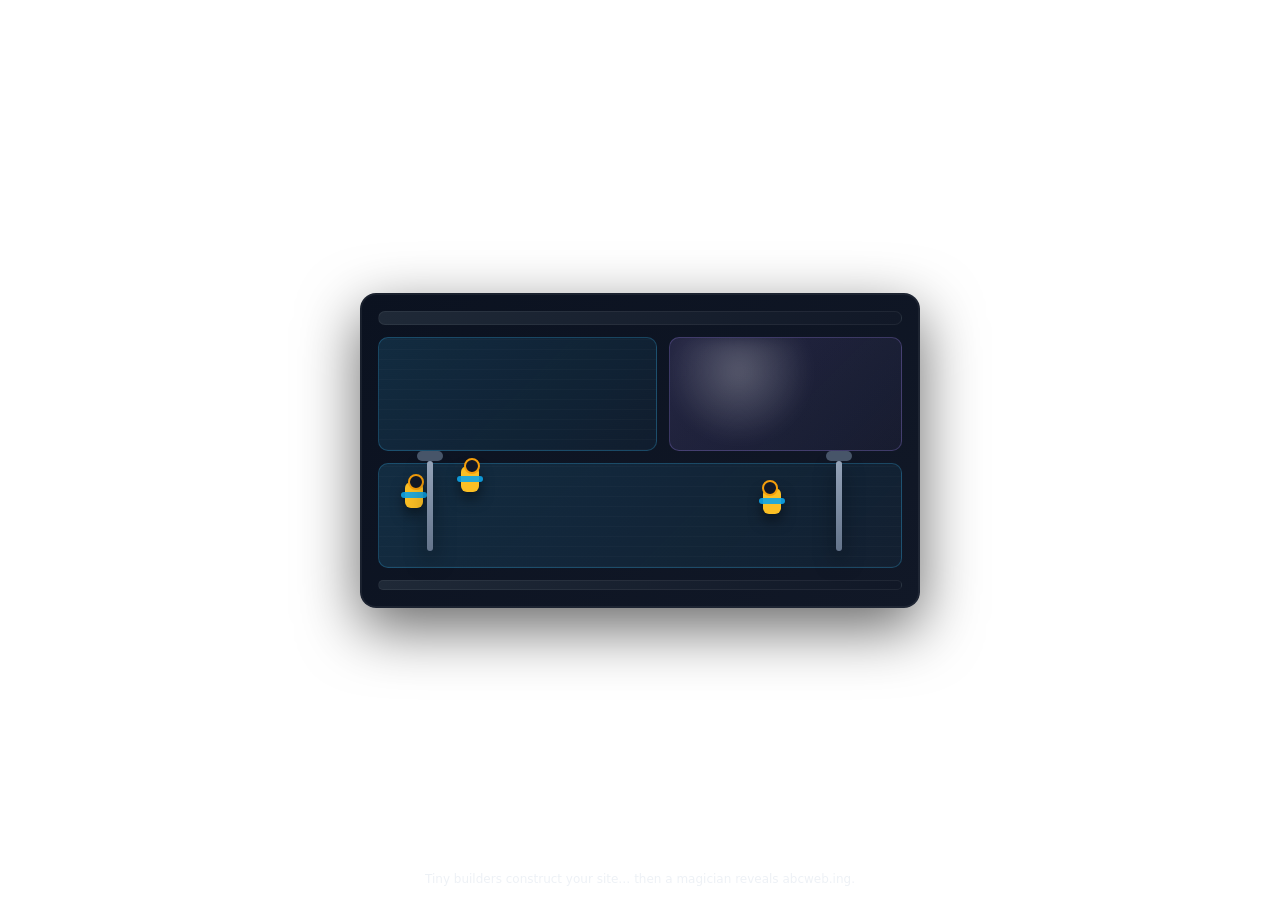
<file: hero-abcweb.html>
<!DOCTYPE html>
<html lang="en">
<head>
  <meta charset="UTF-8" />
  <title>abcweb.ing – Tiny Builders Magic Reveal</title>
  <meta name="viewport" content="width=device-width, initial-scale=1" />
  <style>
    :root {
      --bg1: #0f172a;
      --bg2: #1e293b;
      --accent: #22d3ee;
      --accent2: #a78bfa;
      --text: #e2e8f0;
      --builder: #fbbf24;
      --crane: #94a3b8;
      --code-block: #38bdf8;
      --magic-glow: #f472b6;
    }

    * { box-sizing: border-box; }
    html, body {
      height: 100%;
      margin: 0;
      background: radial-gradient(120deg, var(--bg1), var(--bg2));
      color: var(--text);
      font-family: system-ui, -apple-system, Segoe UI, Roboto, sans-serif;
      overflow: hidden;
    }

    .stage {
      position: relative;
      width: 100%;
      height: 100%;
      display: grid;
      place-items: center;
      perspective: 800px;
    }

    /* Screen / Website being built */
    .screen {
      position: relative;
      width: min(70vw, 560px);
      aspect-ratio: 16 / 9;
      background: linear-gradient(135deg, #0b1220, #111827);
      border-radius: 16px;
      box-shadow:
        0 20px 60px rgba(0,0,0,0.6),
        inset 0 0 0 2px rgba(255,255,255,0.06);
      overflow: hidden;
      transform-style: preserve-3d;
      animation: floatScreen 8s ease-in-out infinite;
    }

    @keyframes floatScreen {
      0%, 100% { transform: translateY(0) rotateX(2deg); }
      50% { transform: translateY(-8px) rotateX(-1deg); }
    }

    .screen-inner {
      position: absolute;
      inset: 0;
      padding: 18px;
      display: grid;
      grid-template-rows: auto 1fr auto;
      gap: 12px;
    }

    .header-bar {
      height: 14px;
      background: linear-gradient(90deg, #1f2937, #111827);
      border-radius: 999px;
      border: 1px solid rgba(255,255,255,0.06);
      position: relative;
      overflow: hidden;
    }
    .header-bar::after {
      content: "";
      position: absolute;
      inset: 0;
      background: linear-gradient(90deg, transparent, rgba(255,255,255,0.12), transparent);
      transform: translateX(-100%);
      animation: shimmer 2.2s infinite;
    }
    @keyframes shimmer {
      0% { transform: translateX(-100%); }
      100% { transform: translateX(100%); }
    }

    .content-grid {
      display: grid;
      grid-template-columns: 1.2fr 1fr;
      gap: 12px;
    }

    .code-block {
      background: linear-gradient(135deg, rgba(56,189,248,0.15), rgba(56,189,248,0.05));
      border: 1px solid rgba(56,189,248,0.25);
      border-radius: 10px;
      position: relative;
      overflow: hidden;
      min-height: 60px;
    }
    .code-block::before {
      content: "";
      position: absolute;
      inset: 0;
      background: repeating-linear-gradient(
        0deg,
        rgba(255,255,255,0.06) 0 1px,
        transparent 1px 10px
      );
      opacity: 0.35;
    }

    .image-block {
      background: linear-gradient(135deg, rgba(167,139,250,0.15), rgba(167,139,250,0.05));
      border: 1px solid rgba(167,139,250,0.25);
      border-radius: 10px;
      position: relative;
      overflow: hidden;
    }
    .image-block::after {
      content: "";
      position: absolute;
      inset: 0;
      background: radial-gradient(circle at 30% 30%, rgba(255,255,255,0.25), transparent 40%);
      filter: blur(8px);
    }

    .footer-bar {
      height: 10px;
      background: linear-gradient(90deg, #1f2937, #111827);
      border-radius: 999px;
      border: 1px solid rgba(255,255,255,0.06);
    }

    /* Builders */
    .builder {
      position: absolute;
      width: 18px;
      height: 26px;
      background: var(--builder);
      border-radius: 6px;
      box-shadow: 0 6px 14px rgba(0,0,0,0.5);
      transform-style: preserve-3d;
      animation: builderWalk 6s linear infinite;
    }
    .builder::before {
      content: "";
      position: absolute;
      top: -8px;
      left: 3px;
      width: 12px;
      height: 12px;
      background: #111827;
      border-radius: 50%;
      border: 2px solid #f59e0b;
    }
    .builder::after {
      content: "";
      position: absolute;
      top: 10px;
      left: -4px;
      width: 26px;
      height: 6px;
      background: #0ea5e9;
      border-radius: 4px;
      opacity: 0.9;
    }

    .b1 { left: 8%; top: 60%; animation-duration: 7s; }
    .b2 { left: 18%; top: 55%; animation-duration: 6.4s; animation-delay: 0.6s; }
    .b3 { left: 72%; top: 62%; animation-duration: 6.8s; animation-delay: 0.2s; transform: scaleX(-1); }

    @keyframes builderWalk {
      0%   { transform: translateX(0) translateY(0) rotate(0deg); }
      25%  { transform: translateX(10px) translateY(-2px) rotate(3deg); }
      50%  { transform: translateX(0) translateY(0) rotate(0deg); }
      75%  { transform: translateX(-10px) translateY(-2px) rotate(-3deg); }
      100% { transform: translateX(0) translateY(0) rotate(0deg); }
    }

    /* Cranes */
    .crane {
      position: absolute;
      width: 6px;
      height: 90px;
      background: linear-gradient(180deg, var(--crane), #64748b);
      border-radius: 4px;
      bottom: 18%;
      left: 12%;
      transform-origin: bottom center;
      animation: craneSwing 5s ease-in-out infinite;
      box-shadow: 0 10px 20px rgba(0,0,0,0.5);
    }
    .crane::after {
      content: "";
      position: absolute;
      top: -10px;
      left: -10px;
      width: 26px;
      height: 10px;
      background: #475569;
      border-radius: 6px;
    }

    .crane2 {
      left: auto;
      right: 14%;
      animation-duration: 5.6s;
      animation-delay: 0.4s;
      transform: scaleX(-1);
    }

    @keyframes craneSwing {
      0%, 100% { transform: rotate(-6deg); }
      50%      { transform: rotate(6deg); }
    }

    /* Code blocks being lifted */
    .lifted-block {
      position: absolute;
      width: 50px;
      height: 28px;
      background: linear-gradient(135deg, var(--code-block), #0ea5e9);
      border-radius: 6px;
      opacity: 0;
      box-shadow: 0 8px 20px rgba(14,165,233,0.35);
      animation: liftBlock 6s ease-in-out infinite;
    }
    .lifted-block.l2 {
      animation-delay: 1.2s;
      left: 60%;
      top: 40%;
    }
    .lifted-block.l1 {
      animation-delay: 0.2s;
      left: 35%;
      top: 35%;
    }

    @keyframes liftBlock {
      0%   { opacity: 0; transform: translateY(20px) scale(0.9); }
      20%  { opacity: 1; }
      60%  { opacity: 1; transform: translateY(-10px) scale(1); }
      100% { opacity: 0; transform: translateY(-30px) scale(0.95); }
    }

    /* Magic hat & reveal */
    .magic-stage {
      position: absolute;
      inset: 0;
      display: grid;
      place-items: center;
      pointer-events: none;
      opacity: 0;
      transition: opacity 1s ease;
    }

    .hat {
      width: 70px;
      height: 90px;
      background: #111827;
      border-radius: 12px 12px 20px 20px;
      position: relative;
      box-shadow: 0 15px 40px rgba(0,0,0,0.7);
      transform: translateY(40px) scale(0.9);
      transition: transform 1s cubic-bezier(.2,.8,.2,1), opacity 0.6s ease;
      opacity: 0;
    }
    .hat::before {
      content: "";
      position: absolute;
      bottom: -10px;
      left: -18px;
      width: 106px;
      height: 18px;
      background: #0b1220;
      border-radius: 10px;
      border: 2px solid #334155;
    }
    .hat-band {
      position: absolute;
      top: 28px;
      left: 0;
      width: 100%;
      height: 12px;
      background: linear-gradient(90deg, #7c3aed, #db2777);
      border-radius: 4px;
      opacity: 0.9;
    }

    .sparkles {
      position: absolute;
      inset: 0;
      pointer-events: none;
    }
    .sparkle {
      position: absolute;
      width: 6px;
      height: 6px;
      background: var(--magic-glow);
      border-radius: 50%;
      filter: blur(1px);
      opacity: 0;
      animation: sparklePop 1.6s ease-out infinite;
    }
    .sparkle:nth-child(2) { left: 40%; top: 35%; animation-delay: 0.1s; }
    .sparkle:nth-child(3) { left: 55%; top: 30%; animation-delay: 0.3s; }
    .sparkle:nth-child(4) { left: 48%; top: 22%; animation-delay: 0.5s; }
    .sparkle:nth-child(5) { left: 62%; top: 40%; animation-delay: 0.2s; }

    @keyframes sparklePop {
      0%   { opacity: 0; transform: scale(0.2) translateY(10px); }
      30%  { opacity: 1; transform: scale(1.2) translateY(-6px); }
      100% { opacity: 0; transform: scale(0.4) translateY(-18px); }
    }

    .url-reveal {
      position: absolute;
      top: 28%;
      left: 50%;
      transform: translateX(-50%) translateY(20px) scale(0.95);
      background: linear-gradient(135deg, rgba(34,211,238,0.15), rgba(167,139,250,0.15));
      border: 1px solid rgba(34,211,238,0.4);
      color: #cffafe;
      padding: 10px 16px;
      border-radius: 999px;
      font-weight: 700;
      letter-spacing: 0.4px;
      white-space: nowrap;
      box-shadow: 0 10px 30px rgba(34,211,238,0.35);
      opacity: 0;
      filter: drop-shadow(0 0 12px rgba(34,211,238,0.6));
      transition: opacity 0.8s ease, transform 0.8s cubic-bezier(.2,.8,.2,1);
    }

    .magic-stage.reveal .hat {
      opacity: 1;
      transform: translateY(0) scale(1);
    }
    .magic-stage.reveal .sparkle {
      opacity: 1;
    }
    .magic-stage.reveal .url-reveal {
      opacity: 1;
      transform: translateX(-50%) translateY(0) scale(1);
    }

    .hint {
      position: absolute;
      bottom: 14px;
      left: 50%;
      transform: translateX(-50%);
      font-size: 12px;
      opacity: 0.6;
      text-align: center;
      max-width: 80%;
    }
  </style>
</head>
<body>
  <div class="stage">
    <div class="screen" id="screen">
      <div class="screen-inner">
        <div class="header-bar"></div>
        <div class="content-grid">
          <div class="code-block"></div>
          <div class="image-block"></div>
          <div class="code-block" style="grid-column: 1 / -1; min-height: 50px;"></div>
        </div>
        <div class="footer-bar"></div>
      </div>

      <!-- Builders -->
      <div class="builder b1"></div>
      <div class="builder b2"></div>
      <div class="builder b3"></div>

      <!-- Cranes -->
      <div class="crane"></div>
      <div class="crane crane2"></div>

      <!-- Lifted code blocks -->
      <div class="lifted-block l1"></div>
      <div class="lifted-block l2"></div>

      <!-- Magic reveal -->
      <div class="magic-stage" id="magicStage">
        <div class="sparkles">
          <div class="sparkle"></div>
          <div class="sparkle"></div>
          <div class="sparkle"></div>
          <div class="sparkle"></div>
          <div class="sparkle"></div>
        </div>
        <div class="hat">
          <div class="hat-band"></div>
        </div>
        <div class="url-reveal" id="urlReveal">abcweb.ing</div>
      </div>
    </div>

    <div class="hint">Tiny builders construct your site… then a magician reveals abcweb.ing.</div>
  </div>

  <script>
    const magicStage = document.getElementById('magicStage');
    const urlReveal = document.getElementById('urlReveal');

    // Already set in HTML, but you can change it here if needed:
    urlReveal.textContent = "abcweb.ing";

    function runRevealSequence() {
      setTimeout(() => {
        magicStage.classList.add('reveal');

        setTimeout(() => {
          magicStage.classList.remove('reveal');
        }, 3500);
      }, 1800);
    }

    runRevealSequence();
    setInterval(() => {
      setTimeout(runRevealSequence, 800);
    }, 9000);
  </script>
</body>
</html>
</file>
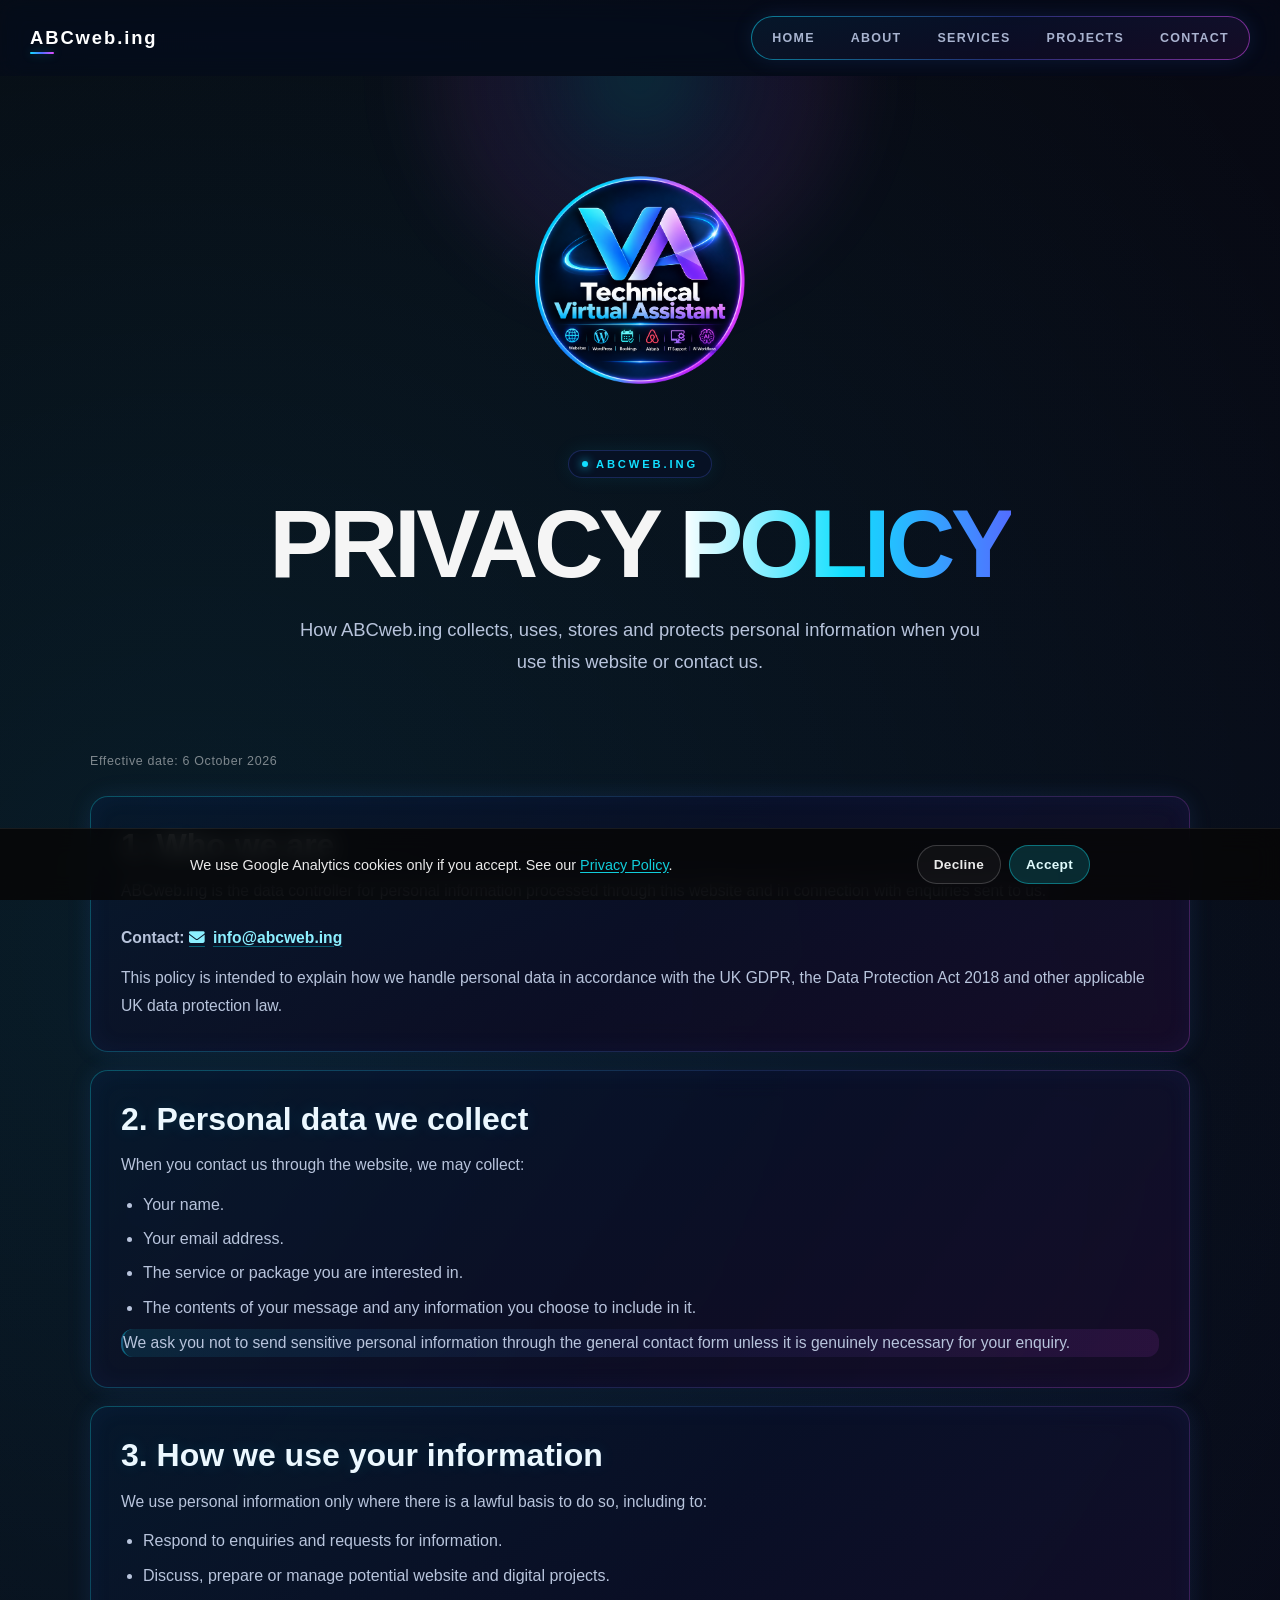
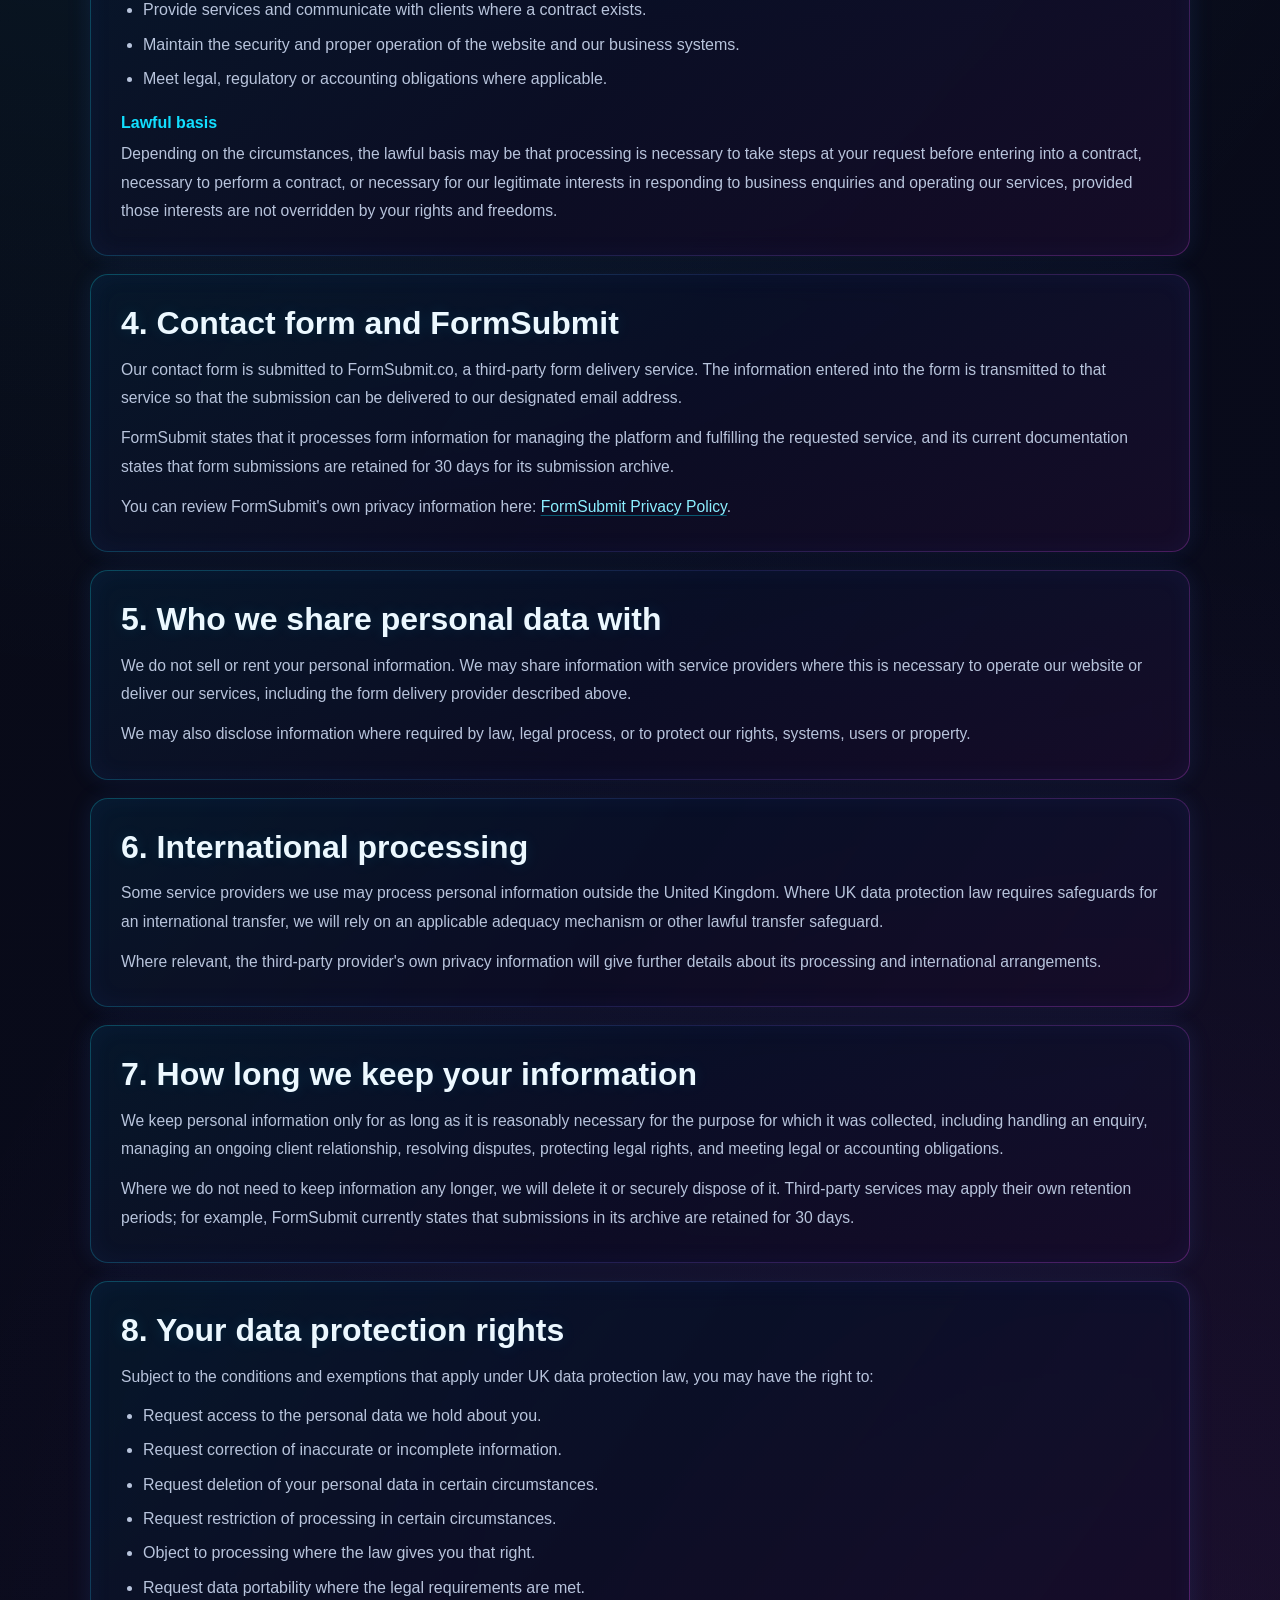
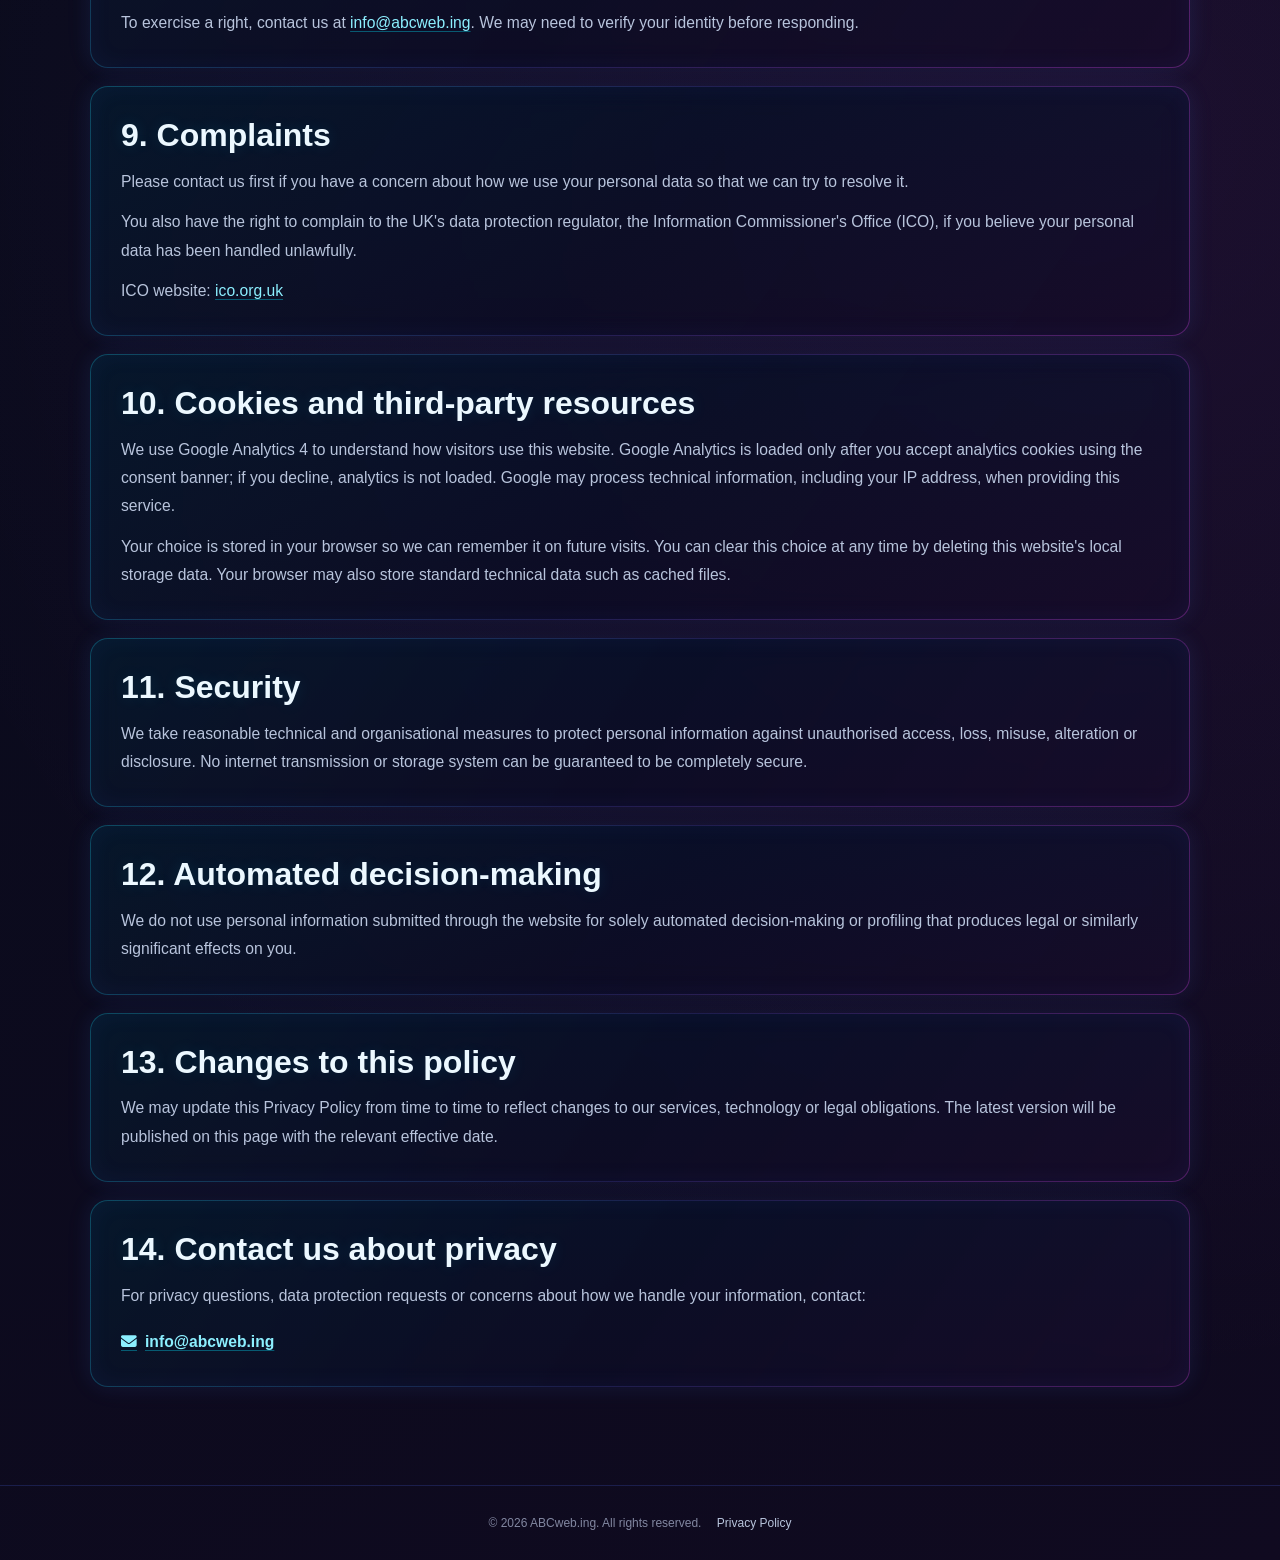
<file: policy.html>
<!DOCTYPE html>
<html lang="en">
<head>
    <meta charset="UTF-8">
    <meta name="viewport" content="width=device-width, initial-scale=1.0">

    <title>Privacy Policy | ABCweb.ing — UK GDPR</title>
    <meta name="description" content="ABCweb.ing Privacy Policy explaining how personal data is collected, used, stored and protected under UK data protection law.">

    <!-- Font Awesome -->
    <link rel="stylesheet" href="https://cdnjs.cloudflare.com/ajax/libs/font-awesome/6.5.2/css/all.min.css">

    <style>
        :root {
            --bg: #070707;
            --bg-soft: #0d0d0f;
            --surface: rgba(255,255,255,0.045);
            --surface-hover: rgba(255,255,255,0.075);
            --border: rgba(255,255,255,0.10);
            --border-hover: rgba(0,229,255,0.35);
            --text: #f5f5f5;
            --text-soft: #a5a5a5;
            --cyan: #00e5ff;
            --violet: #8b5cf6;
            --header-height: 76px;
            --radius: 18px;
            --transition: 300ms cubic-bezier(.16,1,.3,1);
        }

        * {
            box-sizing: border-box;
            margin: 0;
            padding: 0;
        }

        html {
            scroll-behavior: smooth;
        }

        body {
            min-height: 100vh;
            background:
                radial-gradient(circle at 15% 20%, rgba(0,229,255,0.035), transparent 30%),
                radial-gradient(circle at 85% 70%, rgba(139,92,246,0.045), transparent 30%),
                var(--bg);
            color: var(--text);
            font-family: Arial, Helvetica, sans-serif;
            -webkit-font-smoothing: antialiased;
        }

        a {
            color: inherit;
            text-decoration: none;
        }

        button,
        input,
        select,
        textarea {
            font: inherit;
        }

        /* =========================================================
           HEADER
        ========================================================= */
        .site-header {
            position: fixed;
            top: 0;
            left: 0;
            width: 100%;
            height: var(--header-height);
            z-index: 1000;
            display: flex;
            align-items: center;
            justify-content: center;
            padding: 0 30px;
            transition:
                background var(--transition),
                backdrop-filter var(--transition),
                height var(--transition),
                border-color var(--transition);
        }

        .site-header.scrolled {
            height: 64px;
            background: rgba(7,7,7,0.78);
            backdrop-filter: blur(18px) saturate(140%);
            -webkit-backdrop-filter: blur(18px) saturate(140%);
            border-bottom: 1px solid var(--border);
        }

        .header-inner {
            width: 100%;
            max-width: 1250px;
            display: flex;
            align-items: center;
            justify-content: space-between;
        }

        .logo {
            position: relative;
            font-size: 1.15rem;
            font-weight: 700;
            letter-spacing: 0.12rem;
            color: #fff;
            white-space: nowrap;
        }

        .logo::after {
            content: "";
            position: absolute;
            left: 0;
            bottom: -5px;
            width: 24px;
            height: 2px;
            background: linear-gradient(90deg, var(--cyan), var(--violet));
            border-radius: 10px;
            transition: width var(--transition);
        }

        .logo:hover::after {
            width: 100%;
        }

        /* =========================================================
           DESKTOP NAVIGATION
        ========================================================= */
        .main-nav {
            display: flex;
            align-items: center;
            gap: 6px;
            padding: 5px;
            border: 1px solid var(--border);
            border-radius: 999px;
            background: rgba(255,255,255,0.025);
            backdrop-filter: blur(12px);
            -webkit-backdrop-filter: blur(12px);
        }

        .main-nav a {
            position: relative;
            padding: 9px 15px;
            border-radius: 999px;
            color: var(--text-soft);
            font-size: 0.78rem;
            font-weight: 600;
            letter-spacing: 0.08rem;
            text-transform: uppercase;
            transition: color var(--transition), background var(--transition), transform var(--transition);
        }

        .main-nav a:hover {
            color: #fff;
            background: rgba(255,255,255,0.07);
            transform: translateY(-1px);
        }

        .main-nav a.active {
            color: #fff;
            background: linear-gradient(135deg, rgba(0,229,255,0.12), rgba(139,92,246,0.14));
            box-shadow:
                inset 0 0 0 1px rgba(255,255,255,0.07),
                0 0 18px rgba(0,229,255,0.06);
        }

        /* =========================================================
           MOBILE MENU BUTTON
        ========================================================= */
        .menu-toggle {
            display: none;
            position: relative;
            z-index: 2001;
            width: 42px;
            height: 42px;
            align-items: center;
            justify-content: center;
            border: 1px solid transparent;
            border-radius: 50%;
            background:
                linear-gradient(#0d0d0f, #0d0d0f) padding-box,
                linear-gradient(135deg, var(--cyan), var(--violet)) border-box;
            color: #fff;
            cursor: pointer;
            transition: transform var(--transition), box-shadow var(--transition);
        }

        .menu-toggle:hover {
            transform: scale(1.05);
            box-shadow: 0 0 24px rgba(0,229,255,0.10);
        }

        .menu-toggle i {
            font-size: 16px;
            pointer-events: none;
        }

        /* =========================================================
           MOBILE NAV
        ========================================================= */
        .mobile-nav {
            position: fixed;
            top: 86px;
            left: 15px;
            right: 15px;
            padding: 10px;
            display: flex;
            flex-direction: column;
            gap: 4px;
            width: auto;
            z-index: 2000;

            /* Deliberately opaque: no see-through panel. */
            background-color: #0d0d0f;
            background-image:
                radial-gradient(circle at 50% 0%, rgba(0,229,255,0.15), transparent 38%),
                radial-gradient(circle at 58% 0%, rgba(139,92,246,0.11), transparent 52%);

            border: 1px solid transparent;
            border-radius: 20px;
            border-image: linear-gradient(135deg, var(--cyan), var(--violet)) 1;
            box-shadow: 0 20px 60px rgba(0,0,0,0.75);

            opacity: 0;
            visibility: hidden;
            pointer-events: none;
            transform: translateY(-10px) scale(.98);
            transition: opacity 300ms ease, transform 300ms ease, visibility 300ms ease;
        }

        .mobile-nav.open {
            opacity: 1;
            visibility: visible;
            pointer-events: auto;
            transform: translateY(0) scale(1);
        }

        .mobile-nav a {
            position: relative;
            padding: 15px 17px;
            border-radius: 13px;
            color: #eeeeee;
            font-size: 0.82rem;
            font-weight: 600;
            letter-spacing: 0.09rem;
            text-transform: uppercase;
            transition: color 250ms ease, background 250ms ease, padding-left 250ms ease;
        }

        .mobile-nav a:hover {
            color: #fff;
            background: linear-gradient(90deg, rgba(0,229,255,0.08), rgba(139,92,246,0.08));
            padding-left: 21px;
        }

        .mobile-nav a.active {
            color: #fff;
            background: linear-gradient(90deg, rgba(0,229,255,0.11), rgba(139,92,246,0.11));
            box-shadow: inset 2px 0 0 var(--cyan);
        }

        /* =========================================================
           PAGE
        ========================================================= */
        .page {
            position: relative;
            min-height: 100vh;
            padding-top: var(--header-height);
        }

        /* =========================================================
           PAGE HERO
        ========================================================= */
        .page-hero {
            position: relative;
            min-height: 50vh;
            display: flex;
            align-items: center;
            justify-content: center;
            text-align: center;
            padding: 100px 25px 65px;
            overflow: hidden;
        }

        .page-hero::before {
            content: "";
            position: absolute;
            width: 500px;
            height: 500px;
            top: -250px;
            left: 50%;
            transform: translateX(-50%);
            background: radial-gradient(circle, rgba(0,229,255,0.10), rgba(139,92,246,0.05), transparent 70%);
            filter: blur(30px);
            pointer-events: none;
        }

        .page-hero-content {
            position: relative;
            z-index: 2;
            max-width: 900px;
        }

        .page-label {
            display: inline-flex;
            align-items: center;
            gap: 8px;
            margin-bottom: 20px;
            padding: 7px 13px;
            border: 1px solid var(--border);
            border-radius: 999px;
            background: rgba(255,255,255,0.035);
            color: var(--cyan);
            font-size: 0.7rem;
            font-weight: 700;
            letter-spacing: 0.18rem;
            text-transform: uppercase;
        }

        .page-label::before {
            content: "";
            width: 6px;
            height: 6px;
            border-radius: 50%;
            background: var(--cyan);
            box-shadow: 0 0 10px var(--cyan);
        }

        .page-hero h1 {
            font-size: clamp(2.8rem, 8vw, 6rem);
            line-height: 0.95;
            letter-spacing: -0.045em;
            text-transform: uppercase;
            margin-bottom: 25px;
        }

        .page-hero h1 span {
            background: linear-gradient(90deg, #fff, var(--cyan), #fff);
            background-size: 200% auto;
            -webkit-background-clip: text;
            background-clip: text;
            color: transparent;
            animation: gradientMove 6s linear infinite;
        }

        @keyframes gradientMove {
            to { background-position: 200% center; }
        }

        .page-intro {
            max-width: 700px;
            margin: 0 auto;
            color: var(--text-soft);
            font-size: clamp(1rem, 2vw, 1.15rem);
            line-height: 1.75;
        }

        /* =========================================================
           CONTACT AREA
        ========================================================= */
        .contact-section {
            position: relative;
            width: min(1100px, calc(100% - 40px));
            margin: 0 auto;
            padding: 0 0 80px;
        }

        .contact-grid {
            display: grid;
            grid-template-columns: minmax(260px, 0.78fr) minmax(0, 1.22fr);
            gap: 24px;
            align-items: stretch;
        }

        .contact-card,
        .contact-form-card {
            position: relative;
            overflow: hidden;
            border: 1px solid var(--border);
            border-radius: var(--radius);
            background: var(--surface);
            backdrop-filter: blur(14px);
            -webkit-backdrop-filter: blur(14px);
            box-shadow: 0 18px 50px rgba(0,0,0,0.18);
        }

        .contact-card::before,
        .contact-form-card::before {
            content: "";
            position: absolute;
            width: 260px;
            height: 260px;
            top: -170px;
            left: 45%;
            transform: translateX(-50%);
            border-radius: 50%;
            background: radial-gradient(circle, rgba(0,229,255,0.10), rgba(139,92,246,0.06), transparent 70%);
            filter: blur(28px);
            pointer-events: none;
        }

        .contact-card {
            padding: 30px;
        }

        .contact-form-card {
            padding: 30px;
        }

        .eyebrow {
            position: relative;
            color: var(--cyan);
            font-size: 0.7rem;
            font-weight: 700;
            letter-spacing: 0.16rem;
            text-transform: uppercase;
            margin-bottom: 10px;
        }

        .contact-card h2,
        .contact-form-card h2 {
            position: relative;
            margin-bottom: 12px;
            font-size: clamp(1.55rem, 3vw, 2rem);
            letter-spacing: -0.03em;
        }

        .contact-card > p,
        .contact-form-card > p {
            position: relative;
            color: var(--text-soft);
            line-height: 1.7;
        }

        .contact-details {
            position: relative;
            display: grid;
            gap: 13px;
            margin-top: 28px;
        }

        .info-card {
            display: flex;
            align-items: center;
            gap: 14px;
            padding: 16px;
            border: 1px solid var(--border);
            border-radius: 14px;
            background: rgba(255,255,255,0.025);
            transition: transform var(--transition), border-color var(--transition), background var(--transition);
        }

        .info-card:hover {
            transform: translateY(-3px);
            border-color: var(--border-hover);
            background: rgba(255,255,255,0.055);
        }

        .info-icon {
            flex: 0 0 42px;
            width: 42px;
            height: 42px;
            display: grid;
            place-items: center;
            border-radius: 12px;
            color: #fff;
            font-size: 0.95rem;
        }

        .icon-cyan {
            background: linear-gradient(135deg, rgba(0,229,255,0.20), rgba(0,229,255,0.06));
            box-shadow: inset 0 0 0 1px rgba(0,229,255,0.18);
        }

        .icon-violet {
            background: linear-gradient(135deg, rgba(139,92,246,0.20), rgba(139,92,246,0.06));
            box-shadow: inset 0 0 0 1px rgba(139,92,246,0.18);
        }

        .icon-gradient {
            background: linear-gradient(135deg, rgba(0,229,255,0.18), rgba(139,92,246,0.18));
            box-shadow: inset 0 0 0 1px rgba(255,255,255,0.10);
        }

        .info-copy {
            min-width: 0;
        }

        .info-copy h3 {
            margin-bottom: 3px;
            font-size: 0.82rem;
            color: #fff;
        }

        .info-copy a,
        .info-copy p {
            color: var(--text-soft);
            font-size: 0.9rem;
            line-height: 1.45;
        }

        .info-copy a:hover {
            color: var(--cyan);
        }

        .availability {
            position: relative;
            margin-top: 18px;
            padding: 16px;
            border-radius: 14px;
            border: 1px solid rgba(0,229,255,0.13);
            background: linear-gradient(135deg, rgba(0,229,255,0.05), rgba(139,92,246,0.05));
        }

        .availability strong {
            display: block;
            margin-bottom: 4px;
            font-size: 0.82rem;
            color: #fff;
        }

        .availability span {
            color: var(--text-soft);
            font-size: 0.85rem;
        }

        /* =========================================================
           FORM
        ========================================================= */
        .contact-form {
            position: relative;
            margin-top: 24px;
        }

        .form-row {
            display: grid;
            grid-template-columns: 1fr 1fr;
            gap: 14px;
        }

        .form-group {
            margin-bottom: 16px;
        }

        .form-group label {
            display: block;
            margin-bottom: 8px;
            color: #d8d8d8;
            font-size: 0.76rem;
            font-weight: 600;
            letter-spacing: 0.03rem;
        }

        .form-group input,
        .form-group select,
        .form-group textarea {
            width: 100%;
            border: 1px solid var(--border);
            border-radius: 12px;
            outline: none;
            background: #0b0b0e;
            color: #fff;
            padding: 13px 14px;
            transition: border-color var(--transition), box-shadow var(--transition), background var(--transition);
        }

        .form-group input::placeholder,
        .form-group textarea::placeholder {
            color: #6f6f76;
        }

        .form-group select {
            appearance: none;
            background-image:
                linear-gradient(45deg, transparent 50%, var(--cyan) 50%),
                linear-gradient(135deg, var(--cyan) 50%, transparent 50%);
            background-position:
                calc(100% - 18px) 50%,
                calc(100% - 12px) 50%;
            background-size: 6px 6px, 6px 6px;
            background-repeat: no-repeat;
            padding-right: 38px;
        }

        .form-group textarea {
            min-height: 145px;
            resize: vertical;
        }

        .form-group input:focus,
        .form-group select:focus,
        .form-group textarea:focus {
            border-color: rgba(0,229,255,0.48);
            box-shadow: 0 0 0 3px rgba(0,229,255,0.08);
            background: #0d0d11;
        }

        .submit-btn {
            width: 100%;
            border: 0;
            border-radius: 12px;
            padding: 14px 18px;
            background: linear-gradient(135deg, var(--cyan), var(--violet));
            color: #050505;
            font-size: 0.78rem;
            font-weight: 800;
            letter-spacing: 0.09rem;
            text-transform: uppercase;
            cursor: pointer;
            transition: transform var(--transition), box-shadow var(--transition), filter var(--transition);
        }

        .submit-btn:hover {
            transform: translateY(-2px);
            box-shadow: 0 12px 30px rgba(0,229,255,0.16);
            filter: brightness(1.05);
        }

        .form-note {
            margin-top: 11px;
            color: #707078;
            font-size: 0.72rem;
            line-height: 1.5;
        }

        /* =========================================================
           FOOTER
        ========================================================= */
        .site-footer {
            padding: 30px 20px;
            text-align: center;
            border-top: 1px solid var(--border);
            color: rgba(255,255,255,0.4);
            font-size: 0.75rem;
        }

        /* =========================================================
           MOBILE
        ========================================================= */

        /* =========================================================
           PRIVACY POLICY
        ========================================================= */
        .privacy-content {
            position: relative;
            width: min(1100px, calc(100% - 40px));
            margin: 0 auto;
            padding: 10px 0 80px;
        }

        .privacy-meta {
            margin-bottom: 28px;
            color: rgba(255,255,255,0.48);
            font-size: 0.78rem;
            letter-spacing: 0.04rem;
        }

        .privacy-card {
            padding: 30px;
            margin-bottom: 18px;
            border: 1px solid var(--border);
            border-radius: var(--radius);
            background: var(--surface);
            backdrop-filter: blur(14px);
            -webkit-backdrop-filter: blur(14px);
            transition: transform var(--transition), background var(--transition), border-color var(--transition), box-shadow var(--transition);
        }

        .privacy-card:hover {
            transform: translateY(-3px);
            background: var(--surface-hover);
            border-color: var(--border-hover);
            box-shadow: 0 15px 45px rgba(0,0,0,0.22), 0 0 30px rgba(0,229,255,0.035);
        }

        .privacy-card h2 {
            margin: 0 0 14px;
            padding: 0;
            color: #fff;
            font-size: clamp(1.35rem, 3vw, 2rem);
            line-height: 1.15;
        }

        .privacy-card h3 {
            margin: 22px 0 8px;
            padding: 0;
            color: var(--cyan);
            font-size: 1rem;
        }

        .privacy-card p {
            padding: 0;
            margin: 0 0 12px;
            color: var(--text-soft);
            line-height: 1.8;
            font-size: 0.98rem;
        }

        .privacy-card p:last-child {
            margin-bottom: 0;
        }

        .privacy-card ul {
            margin: 10px 0 0;
            padding-left: 22px;
            color: var(--text-soft);
        }

        .privacy-card li {
            margin-bottom: 8px;
            padding: 0;
            line-height: 1.65;
        }

        .privacy-card a {
            color: var(--cyan);
            text-decoration: underline;
            text-decoration-color: rgba(0,229,255,0.35);
            text-underline-offset: 3px;
        }

        .privacy-card a:hover {
            color: #fff;
            text-decoration-color: var(--cyan);
        }

        .privacy-highlight {
            padding: 18px 20px;
            margin-top: 18px;
            border-left: 2px solid var(--cyan);
            border-radius: 12px;
            background: linear-gradient(90deg, rgba(0,229,255,0.06), rgba(139,92,246,0.04));
            color: #ddd;
            line-height: 1.7;
        }

        .privacy-contact {
            display: inline-flex;
            align-items: center;
            gap: 8px;
            margin-top: 6px;
            font-weight: 700;
        }

        @media (max-width: 800px) {
            .main-nav {
                display: none;
            }

            .menu-toggle {
                display: flex;
            }

            .site-header {
                padding: 0 18px;
            }

            .page-hero {
                min-height: 44vh;
                padding: 90px 20px 50px;
            }

            .contact-section {
                width: min(100% - 30px, 1100px);
                padding-bottom: 60px;
            }

            .contact-grid {
                grid-template-columns: 1fr;
            }

            .contact-card,
            .contact-form-card {
                padding: 22px;
            }
        }

        @media (max-width: 560px) {
            .page-hero h1 {
                font-size: clamp(2.45rem, 15vw, 4.2rem);
            }

            .form-row {
                grid-template-columns: 1fr;
                gap: 0;
            }

            .mobile-nav {
                top: 76px;
            }
        }

        @media (prefers-reduced-motion: reduce) {
            html {
                scroll-behavior: auto;
            }

            *,
            *::before,
            *::after {
                animation: none !important;
                transition: none !important;
            }
        }
    </style>
    <link rel="stylesheet" href="brand-theme.css">
</head>

<body>
    <!-- =========================================================
         HEADER
    ========================================================= -->
    <header class="site-header" id="siteHeader">
        <div class="header-inner">
            <a href="index.html" class="logo">ABCweb.ing</a>

            <nav class="main-nav" aria-label="Main navigation">
                <a href="index.html">Home</a>
                <a href="about.html">About</a>
                <a href="services.html">Services</a>
                <a href="projects.html">Projects</a>
                <a href="contact.html">Contact</a>
            </nav>

            <button
                class="menu-toggle"
                id="menuToggle"
                type="button"
                aria-label="Open menu"
                aria-expanded="false"
                aria-controls="mobileNav">
                <i class="fas fa-bars"></i>
            </button>
        </div>
    </header>

    <!-- =========================================================
         MOBILE NAV
    ========================================================= -->
    <nav class="mobile-nav" id="mobileNav" aria-label="Mobile navigation">
        <a href="index.html">Home</a>
        <a href="about.html">About</a>
        <a href="services.html">Services</a>
        <a href="projects.html">Projects</a>
        <a href="contact.html">Contact</a>
    </nav>

    <!-- =========================================================
         PAGE
    ========================================================= -->
    <main class="page">
        <!-- =========================================================
             PAGE HERO
        ========================================================= -->
        <section class="page-hero">
            <div class="page-hero-content">
                <img
                    class="page-hero-logo"
                    src="images/logova.png"
                    alt="ABCweb.ing Technical Virtual Assistant — websites, WordPress, bookings, Airbnb, IT support and AI workflows"
                    fetchpriority="high">
                <div class="page-label">ABCweb.ing</div>

                <h1>
                    Privacy <span>Policy</span>
                </h1>

                <p class="page-intro">
                    How ABCweb.ing collects, uses, stores and protects personal information when you use this website or contact us.
                </p>
            </div>
        </section>

        <!-- =========================================================
             PRIVACY CONTENT
        ========================================================= -->
        <section class="privacy-content">
            <p class="privacy-meta">Effective date: 6 October 2026</p>

            <article class="privacy-card">
                <h2>1. Who we are</h2>
                <p>
                    ABCweb.ing is the data controller for personal information processed through this website and in connection with enquiries sent to us.
                </p>
                <p>
                    <strong>Contact:</strong>
                    <a class="privacy-contact" href="mailto:info@abcweb.ing">
                        <i class="fas fa-envelope" aria-hidden="true"></i>
                        info@abcweb.ing
                    </a>
                </p>
                <p>
                    This policy is intended to explain how we handle personal data in accordance with the UK GDPR, the Data Protection Act 2018 and other applicable UK data protection law.
                </p>
            </article>

            <article class="privacy-card">
                <h2>2. Personal data we collect</h2>
                <p>When you contact us through the website, we may collect:</p>
                <ul>
                    <li>Your name.</li>
                    <li>Your email address.</li>
                    <li>The service or package you are interested in.</li>
                    <li>The contents of your message and any information you choose to include in it.</li>
                </ul>
                <p class="privacy-highlight">
                    We ask you not to send sensitive personal information through the general contact form unless it is genuinely necessary for your enquiry.
                </p>
            </article>

            <article class="privacy-card">
                <h2>3. How we use your information</h2>
                <p>We use personal information only where there is a lawful basis to do so, including to:</p>
                <ul>
                    <li>Respond to enquiries and requests for information.</li>
                    <li>Discuss, prepare or manage potential website and digital projects.</li>
                    <li>Provide services and communicate with clients where a contract exists.</li>
                    <li>Maintain the security and proper operation of the website and our business systems.</li>
                    <li>Meet legal, regulatory or accounting obligations where applicable.</li>
                </ul>

                <h3>Lawful basis</h3>
                <p>
                    Depending on the circumstances, the lawful basis may be that processing is necessary to take steps at your request before entering into a contract, necessary to perform a contract, or necessary for our legitimate interests in responding to business enquiries and operating our services, provided those interests are not overridden by your rights and freedoms.
                </p>
            </article>

            <article class="privacy-card">
                <h2>4. Contact form and FormSubmit</h2>
                <p>
                    Our contact form is submitted to FormSubmit.co, a third-party form delivery service. The information entered into the form is transmitted to that service so that the submission can be delivered to our designated email address.
                </p>
                <p>
                    FormSubmit states that it processes form information for managing the platform and fulfilling the requested service, and its current documentation states that form submissions are retained for 30 days for its submission archive.
                </p>
                <p>
                    You can review FormSubmit's own privacy information here:
                    <a href="https://formsubmit.co/privacy" target="_blank" rel="noopener noreferrer">FormSubmit Privacy Policy</a>.
                </p>
            </article>

            <article class="privacy-card">
                <h2>5. Who we share personal data with</h2>
                <p>
                    We do not sell or rent your personal information. We may share information with service providers where this is necessary to operate our website or deliver our services, including the form delivery provider described above.
                </p>
                <p>
                    We may also disclose information where required by law, legal process, or to protect our rights, systems, users or property.
                </p>
            </article>

            <article class="privacy-card">
                <h2>6. International processing</h2>
                <p>
                    Some service providers we use may process personal information outside the United Kingdom. Where UK data protection law requires safeguards for an international transfer, we will rely on an applicable adequacy mechanism or other lawful transfer safeguard.
                </p>
                <p>
                    Where relevant, the third-party provider's own privacy information will give further details about its processing and international arrangements.
                </p>
            </article>

            <article class="privacy-card">
                <h2>7. How long we keep your information</h2>
                <p>
                    We keep personal information only for as long as it is reasonably necessary for the purpose for which it was collected, including handling an enquiry, managing an ongoing client relationship, resolving disputes, protecting legal rights, and meeting legal or accounting obligations.
                </p>
                <p>
                    Where we do not need to keep information any longer, we will delete it or securely dispose of it. Third-party services may apply their own retention periods; for example, FormSubmit currently states that submissions in its archive are retained for 30 days.
                </p>
            </article>

            <article class="privacy-card">
                <h2>8. Your data protection rights</h2>
                <p>
                    Subject to the conditions and exemptions that apply under UK data protection law, you may have the right to:
                </p>
                <ul>
                    <li>Request access to the personal data we hold about you.</li>
                    <li>Request correction of inaccurate or incomplete information.</li>
                    <li>Request deletion of your personal data in certain circumstances.</li>
                    <li>Request restriction of processing in certain circumstances.</li>
                    <li>Object to processing where the law gives you that right.</li>
                    <li>Request data portability where the legal requirements are met.</li>
                </ul>
                <p>
                    To exercise a right, contact us at <a href="mailto:info@abcweb.ing">info@abcweb.ing</a>. We may need to verify your identity before responding.
                </p>
            </article>

            <article class="privacy-card">
                <h2>9. Complaints</h2>
                <p>
                    Please contact us first if you have a concern about how we use your personal data so that we can try to resolve it.
                </p>
                <p>
                    You also have the right to complain to the UK's data protection regulator, the Information Commissioner's Office (ICO), if you believe your personal data has been handled unlawfully.
                </p>
                <p>
                    ICO website:
                    <a href="https://ico.org.uk/" target="_blank" rel="noopener noreferrer">ico.org.uk</a>
                </p>
            </article>

            <article class="privacy-card">
                <h2>10. Cookies and third-party resources</h2>
                <p>
                    We use Google Analytics 4 to understand how visitors use this website. Google Analytics is loaded only after you accept analytics cookies using the consent banner; if you decline, analytics is not loaded. Google may process technical information, including your IP address, when providing this service.
                </p>
                <p>
                    Your choice is stored in your browser so we can remember it on future visits. You can clear this choice at any time by deleting this website's local storage data. Your browser may also store standard technical data such as cached files.
                </p>
            </article>

            <article class="privacy-card">
                <h2>11. Security</h2>
                <p>
                    We take reasonable technical and organisational measures to protect personal information against unauthorised access, loss, misuse, alteration or disclosure. No internet transmission or storage system can be guaranteed to be completely secure.
                </p>
            </article>

            <article class="privacy-card">
                <h2>12. Automated decision-making</h2>
                <p>
                    We do not use personal information submitted through the website for solely automated decision-making or profiling that produces legal or similarly significant effects on you.
                </p>
            </article>

            <article class="privacy-card">
                <h2>13. Changes to this policy</h2>
                <p>
                    We may update this Privacy Policy from time to time to reflect changes to our services, technology or legal obligations. The latest version will be published on this page with the relevant effective date.
                </p>
            </article>

            <article class="privacy-card">
                <h2>14. Contact us about privacy</h2>
                <p>
                    For privacy questions, data protection requests or concerns about how we handle your information, contact:
                </p>
                <p>
                    <a class="privacy-contact" href="mailto:info@abcweb.ing">
                        <i class="fas fa-envelope" aria-hidden="true"></i>
                        info@abcweb.ing
                    </a>
                </p>
            </article>
        </section>
    </main>

    <!-- =========================================================
         FOOTER
    ========================================================= -->
    <footer class="site-footer">
        © 2026 ABCweb.ing. All rights reserved.
        <span style="display:inline-block; margin-left:12px;">
            <a href="policy.html" aria-current="page" style="color:var(--text-soft);">Privacy Policy</a>
        </span>
    </footer>

    <!-- =========================================================
         JAVASCRIPT
    ========================================================= -->
    <script>
        const header = document.getElementById("siteHeader");
        const menuToggle = document.getElementById("menuToggle");
        const mobileNav = document.getElementById("mobileNav");

        function updateHeader() {
            if (window.scrollY > 30) {
                header.classList.add("scrolled");
            } else {
                header.classList.remove("scrolled");
            }
        }

        window.addEventListener("scroll", updateHeader, { passive: true });
        updateHeader();

        menuToggle.addEventListener("click", () => {
            const isOpen = mobileNav.classList.toggle("open");

            menuToggle.setAttribute("aria-expanded", String(isOpen));
            menuToggle.setAttribute("aria-label", isOpen ? "Close menu" : "Open menu");
            menuToggle.innerHTML = isOpen
                ? '<i class="fas fa-xmark"></i>'
                : '<i class="fas fa-bars"></i>';
        });

        function closeMobileMenu() {
            mobileNav.classList.remove("open");
            menuToggle.setAttribute("aria-expanded", "false");
            menuToggle.setAttribute("aria-label", "Open menu");
            menuToggle.innerHTML = '<i class="fas fa-bars"></i>';
        }

        mobileNav.querySelectorAll("a").forEach(link => {
            link.addEventListener("click", closeMobileMenu);
        });

        document.addEventListener("click", event => {
            if (!menuToggle.contains(event.target) && !mobileNav.contains(event.target)) {
                closeMobileMenu();
            }
        });
    </script>
    <div id="cookie-banner" class="cookie-banner" role="region" aria-label="Cookie preferences">
        <div class="cookie-content">
            <p class="cookie-text">
                We use Google Analytics cookies only if you accept. See our
                <a href="policy.html" class="cookie-link">Privacy Policy</a>.
            </p>
            <div class="cookie-buttons">
                <button id="cookie-decline" class="cookie-btn cookie-btn-secondary" type="button">Decline</button>
                <button id="cookie-accept" class="cookie-btn cookie-btn-primary" type="button">Accept</button>
            </div>
        </div>
    </div>
    <link rel="stylesheet" href="cookies.css">
    <script src="cookies.js" defer></script>
</body>
</html>
</file>
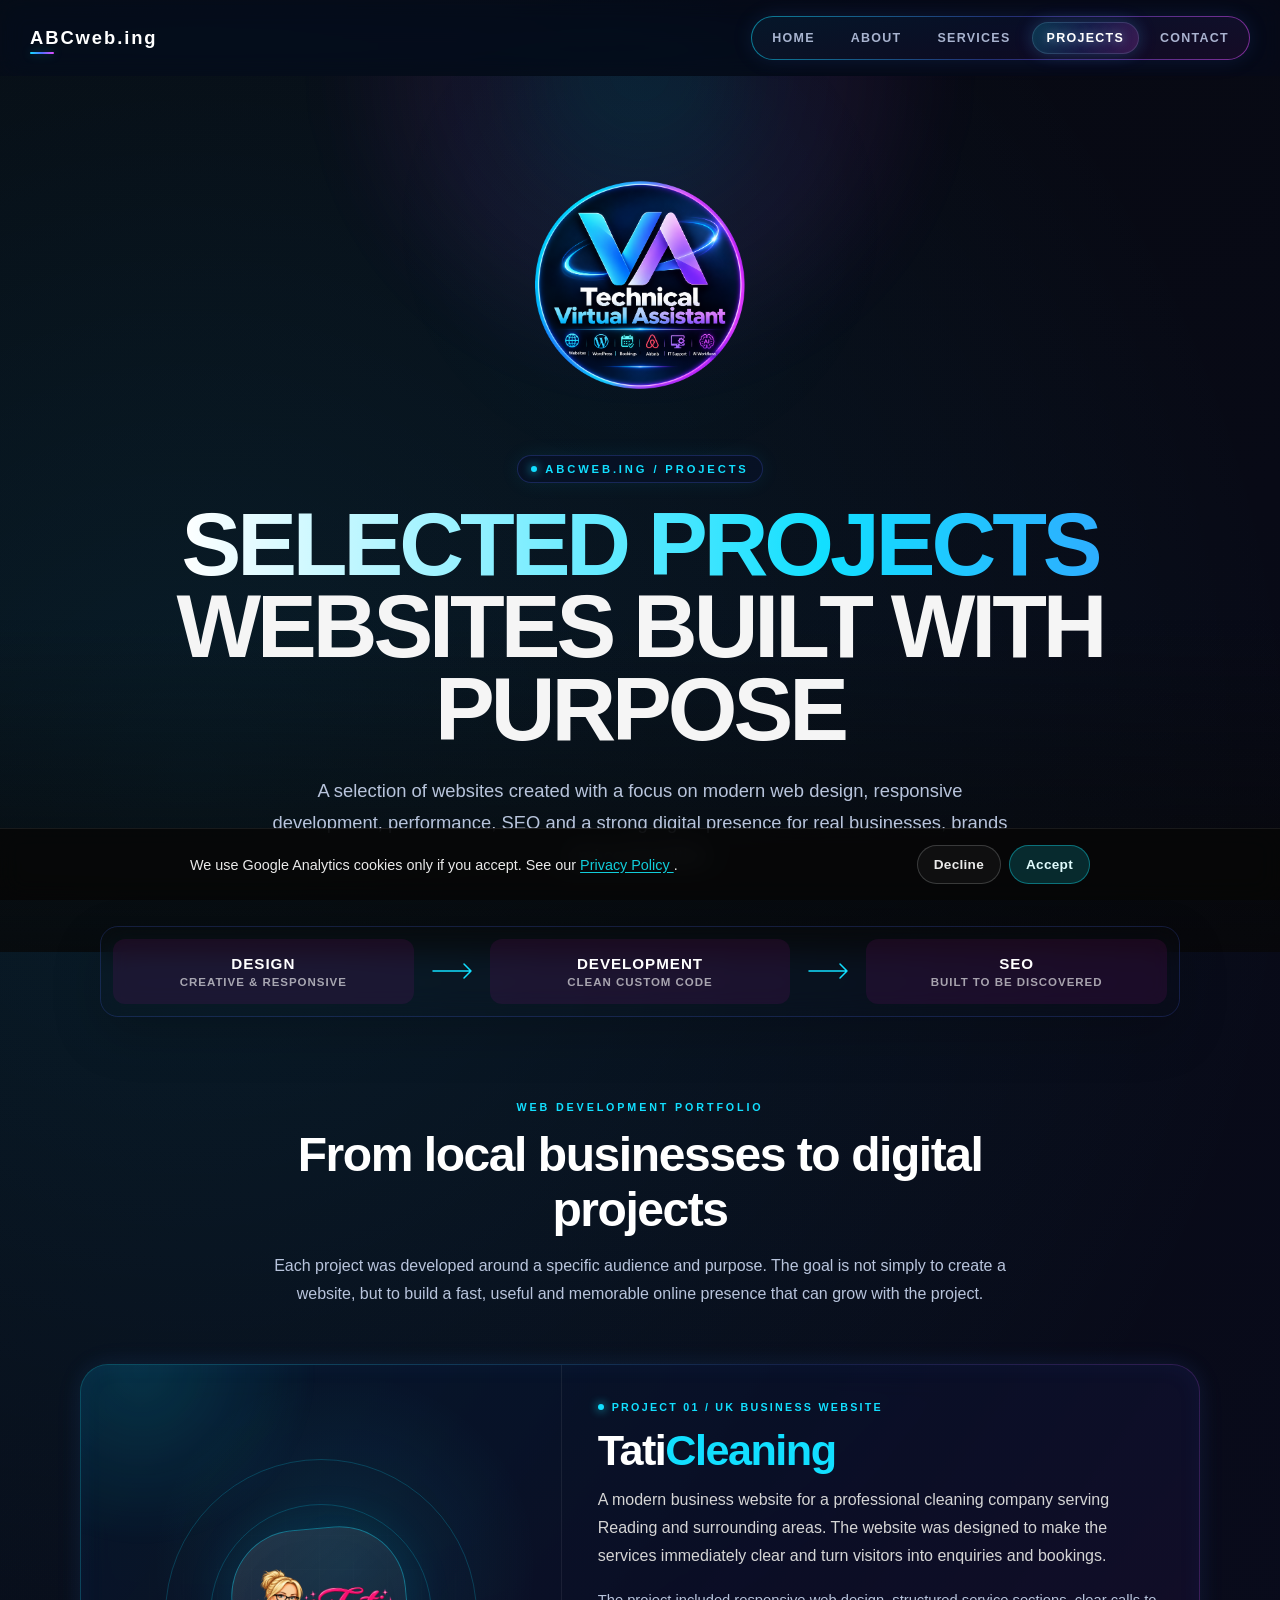
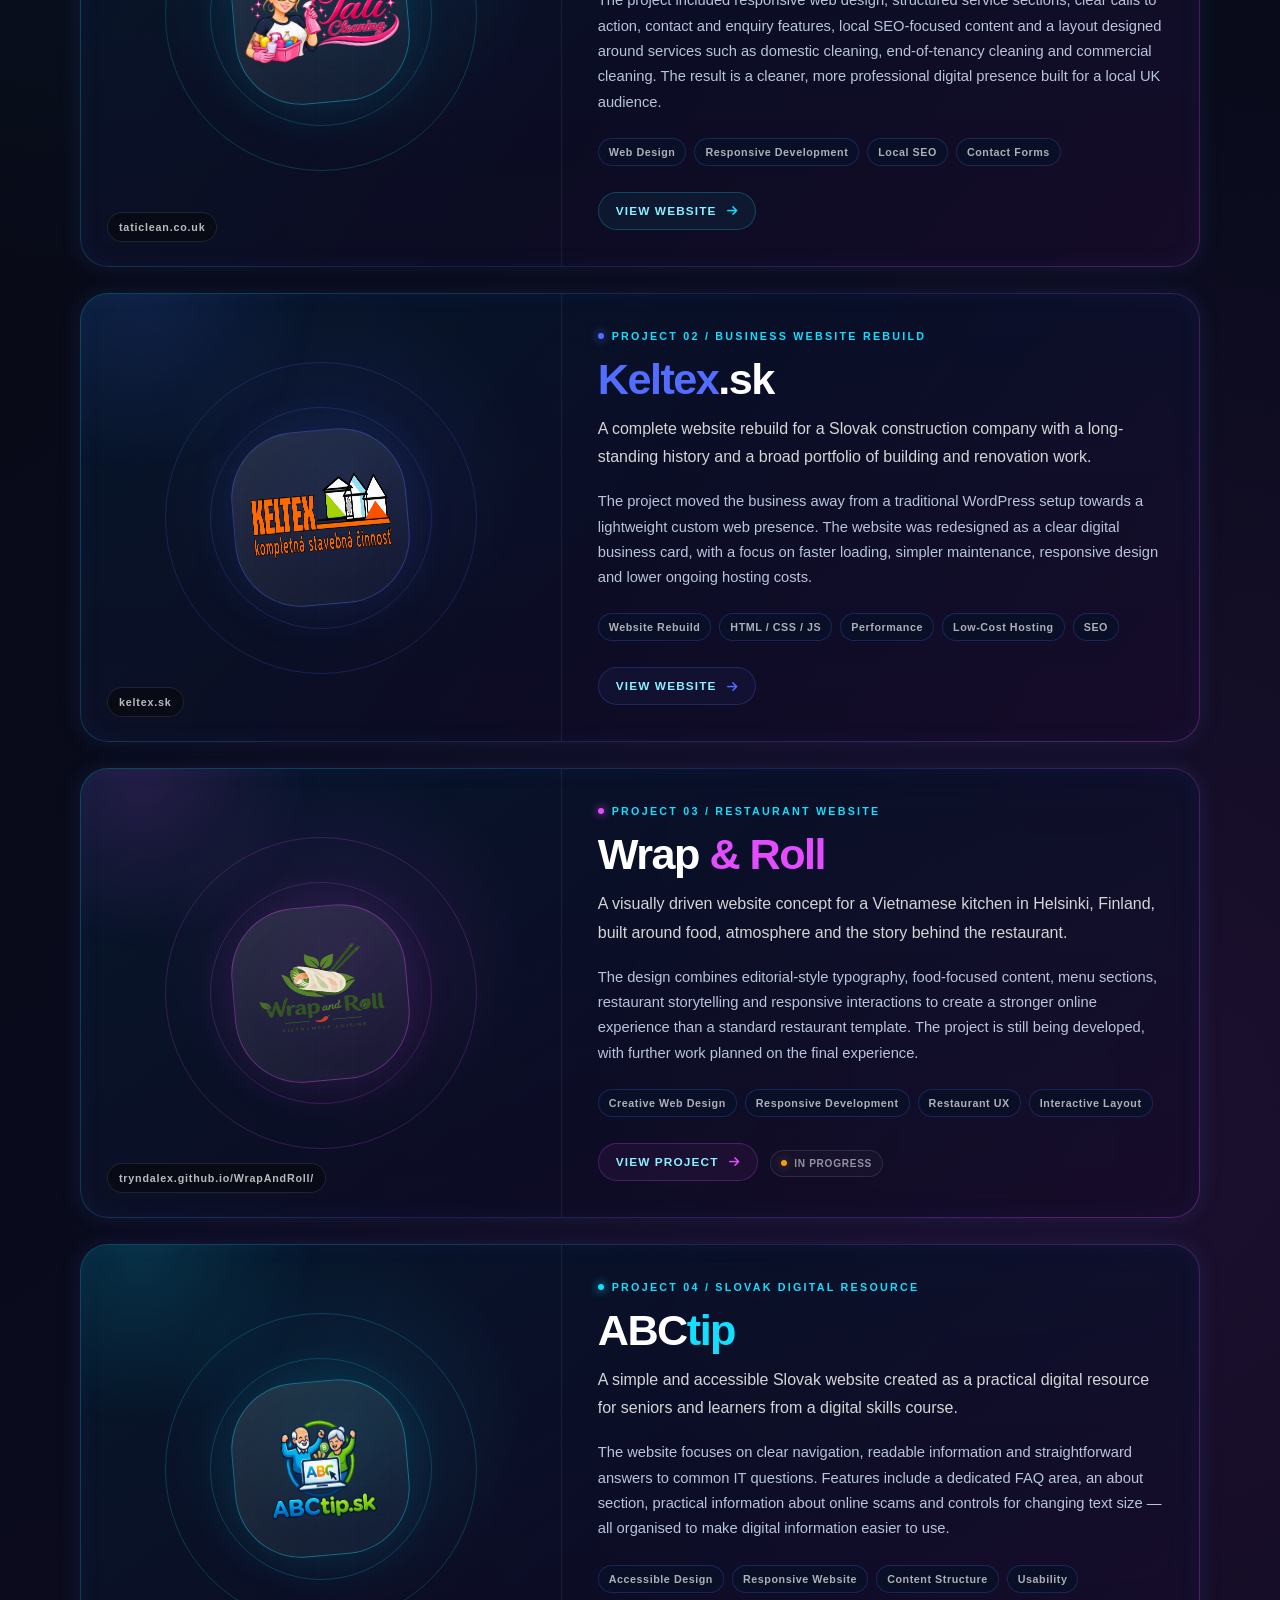
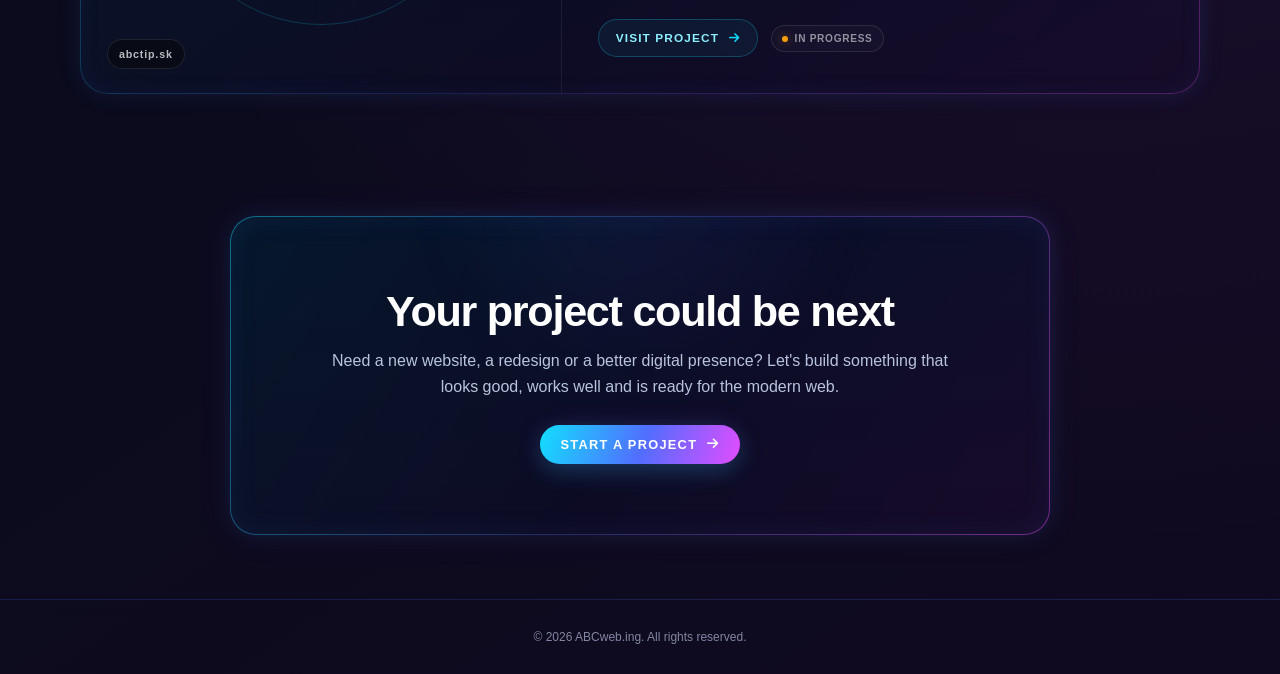
<file: projects.html>
<!DOCTYPE html>
<html lang="en">
<head>
    <meta charset="UTF-8">
    <meta name="viewport" content="width=device-width, initial-scale=1.0">

    <title>Projects | Web Design & Web Development Portfolio | ABCweb.ing</title>

    <meta name="description"
          content="Explore ABCweb.ing web development projects, including business websites, responsive web design, SEO, performance optimisation and custom website development.">

    <meta name="robots" content="index, follow">
    <meta name="theme-color" content="#070707">

    <!-- Font Awesome -->
    <link rel="stylesheet"
          href="https://cdnjs.cloudflare.com/ajax/libs/font-awesome/6.5.2/css/all.min.css">

    <style>
        :root {
            --bg: #070707;
            --bg-soft: #0d0d0f;

            --surface: rgba(255,255,255,0.045);
            --surface-hover: rgba(255,255,255,0.075);

            --border: rgba(255,255,255,0.10);
            --border-hover: rgba(0,229,255,0.35);

            --text: #f5f5f5;
            --text-soft: #a5a5a5;

            --cyan: #00e5ff;
            --violet: #8b5cf6;

            --header-height: 76px;
            --radius: 20px;

            --transition:
                300ms cubic-bezier(.16,1,.3,1);

            --mouse-x: 0px;
            --mouse-y: 0px;
        }

        * {
            box-sizing: border-box;
            margin: 0;
            padding: 0;
        }

        html {
            scroll-behavior: smooth;
        }

        body {
            min-height: 100vh;
            background:
                radial-gradient(
                    circle at 15% 20%,
                    rgba(0,229,255,0.035),
                    transparent 30%
                ),
                radial-gradient(
                    circle at 85% 70%,
                    rgba(139,92,246,0.045),
                    transparent 30%
                ),
                var(--bg);

            color: var(--text);

            font-family:
                Arial,
                Helvetica,
                sans-serif;

            -webkit-font-smoothing: antialiased;

            overflow-x: hidden;
        }

        body::before {
            content: "";

            position: fixed;
            inset: 0;

            pointer-events: none;

            z-index: -1;

            background:
                radial-gradient(
                    circle 360px at
                    calc(50% + var(--mouse-x) * 2)
                    calc(25% + var(--mouse-y) * 2),

                    rgba(0,229,255,.035),

                    transparent 70%
                );

            transition:
                background-position
                900ms cubic-bezier(.16,1,.3,1);
        }

        a {
            color: inherit;
            text-decoration: none;
        }

        button {
            font: inherit;
        }


        /* =========================================================
           HEADER
        ========================================================= */

        .site-header {
            position: fixed;

            top: 0;
            left: 0;

            width: 100%;
            height: var(--header-height);

            z-index: 1000;

            display: flex;
            align-items: center;
            justify-content: center;

            padding: 0 30px;

            transition:
                background var(--transition),
                backdrop-filter var(--transition),
                height var(--transition),
                border-color var(--transition),
                box-shadow var(--transition);
        }

        .site-header.scrolled {
            height: 64px;

            background:
                rgba(7,7,7,0.78);

            backdrop-filter:
                blur(18px)
                saturate(140%);

            -webkit-backdrop-filter:
                blur(18px)
                saturate(140%);

            border-bottom:
                1px solid var(--border);

            box-shadow:
                0 10px 40px rgba(0,0,0,.18);
        }

        .header-inner {
            width: 100%;
            max-width: 1250px;

            display: flex;
            align-items: center;
            justify-content: space-between;
        }


        /* =========================================================
           LOGO
        ========================================================= */

        .logo {
            position: relative;

            font-size: 1.15rem;
            font-weight: 700;

            letter-spacing: 0.12rem;

            color: #fff;

            white-space: nowrap;

            transition:
                transform 300ms ease,
                text-shadow 300ms ease;
        }

        .logo:hover {
            transform: translateY(-1px);

            text-shadow:
                0 0 18px
                rgba(0,229,255,.35);
        }

        .logo::after {
            content: "";

            position: absolute;

            left: 0;
            bottom: -5px;

            width: 24px;
            height: 2px;

            background:
                linear-gradient(
                    90deg,
                    var(--cyan),
                    var(--violet)
                );

            border-radius: 10px;

            transition:
                width var(--transition),
                box-shadow var(--transition);
        }

        .logo:hover::after {
            width: 100%;

            box-shadow:
                0 0 12px
                rgba(0,229,255,.55);
        }


        /* =========================================================
           DESKTOP NAVIGATION
        ========================================================= */

        .main-nav {
            display: flex;

            align-items: center;

            gap: 6px;

            padding: 5px;

            border:
                1px solid var(--border);

            border-radius: 999px;

            background:
                rgba(255,255,255,0.025);

            backdrop-filter:
                blur(12px);

            -webkit-backdrop-filter:
                blur(12px);

            box-shadow:
                inset 0 0 20px
                rgba(255,255,255,.015);
        }

        .main-nav a {
            position: relative;

            padding: 9px 15px;

            border-radius: 999px;

            color: var(--text-soft);

            font-size: 0.78rem;

            font-weight: 600;

            letter-spacing: 0.08rem;

            text-transform: uppercase;

            transition:
                color var(--transition),
                background var(--transition),
                transform var(--transition);
        }

        .main-nav a:hover {
            color: #fff;

            background:
                rgba(255,255,255,0.07);

            transform:
                translateY(-1px);
        }

        .main-nav a.active {
            color: #fff;

            background:
                linear-gradient(
                    135deg,
                    rgba(0,229,255,0.12),
                    rgba(139,92,246,0.14)
                );

            box-shadow:
                inset 0 0 0 1px
                rgba(255,255,255,0.07),

                0 0 18px
                rgba(0,229,255,0.06);
        }


        /* =========================================================
           MOBILE MENU BUTTON
           Based on the corrected Services version
        ========================================================= */

        .menu-toggle {
            display: none;
            position: relative;
            z-index: 2001;
            width: 42px;
            height: 42px;
            align-items: center;
            justify-content: center;
            border: 1px solid transparent;
            border-radius: 50%;
            background:
                linear-gradient(#0d0d0f, #0d0d0f) padding-box,
                linear-gradient(135deg, var(--cyan), var(--violet)) border-box;
            color: #fff;
            cursor: pointer;
            transition: transform var(--transition), box-shadow var(--transition);
        }

        .menu-toggle:hover {
            transform: scale(1.05);
            box-shadow: 0 0 24px rgba(0,229,255,0.10);
        }

        .menu-toggle i {
            font-size: 16px;
            pointer-events: none;
        }

        /* =========================================================
           MOBILE NAV
        ========================================================= */

        .mobile-nav {
            position: fixed;
            top: 86px;
            left: 15px;
            right: 15px;
            padding: 10px;
            display: flex;
            flex-direction: column;
            gap: 4px;
            width: auto;
            z-index: 2000;

            background-color: #0d0d0f;
            background-image:
                radial-gradient(circle at 50% 0%, rgba(0,229,255,0.15), transparent 38%),
                radial-gradient(circle at 58% 0%, rgba(139,92,246,0.11), transparent 52%);

            border: 1px solid transparent;
            border-radius: 20px;
            border-image: linear-gradient(135deg, var(--cyan), var(--violet)) 1;
            box-shadow: 0 20px 60px rgba(0,0,0,0.75);

            opacity: 0;
            visibility: hidden;
            pointer-events: none;
            transform: translateY(-10px) scale(.98);
            transition: opacity 300ms ease, transform 300ms ease, visibility 300ms ease;
        }

        .mobile-nav.open {
            opacity: 1;
            visibility: visible;
            pointer-events: auto;
            transform: translateY(0) scale(1);
        }

        .mobile-nav a {
            position: relative;
            padding: 15px 17px;
            border-radius: 13px;
            color: #eeeeee;
            font-size: 0.82rem;
            font-weight: 600;
            letter-spacing: 0.09rem;
            text-transform: uppercase;
            transition: color 250ms ease, background 250ms ease, padding-left 250ms ease;
        }

        .mobile-nav a:hover {
            color: #fff;
            background: linear-gradient(90deg, rgba(0,229,255,0.08), rgba(139,92,246,0.08));
            padding-left: 21px;
        }

        .mobile-nav a.active {
            color: #fff;
            background: linear-gradient(90deg, rgba(0,229,255,0.11), rgba(139,92,246,0.11));
            box-shadow: inset 2px 0 0 var(--cyan);
        }


        /* =========================================================
           PAGE
        ========================================================= */

        .page {
            position: relative;

            min-height: 100vh;

            padding-top:
                var(--header-height);
        }


        /* =========================================================
           HERO
        ========================================================= */

        .page-hero {
            position: relative;

            min-height: 61vh;

            display: flex;

            align-items: center;
            justify-content: center;

            text-align: center;

            padding:
                105px 25px 80px;

            overflow: hidden;

            isolation: isolate;
        }

        .page-hero::after {
            content: "";

            position: absolute;

            inset: 0;

            pointer-events: none;

            background:
                linear-gradient(
                    180deg,
                    transparent 62%,
                    rgba(7,7,7,.75) 100%
                );

            z-index: 0;
        }

        .page-hero::before {
            content: "";

            position: absolute;

            width: 620px;
            height: 620px;

            top: -315px;

            left: 50%;

            transform:
                translateX(
                    calc(-50% + var(--mouse-x))
                )
                translateY(var(--mouse-y));

            background:
                conic-gradient(
                    from 130deg,
                    rgba(0,229,255,.08),
                    rgba(139,92,246,.10),
                    rgba(255,74,180,.07),
                    rgba(0,229,255,.08)
                );

            border-radius: 50%;

            filter:
                blur(50px);

            opacity: .95;

            pointer-events: none;

            transition:
                transform
                900ms cubic-bezier(.16,1,.3,1);

            animation:
                heroOrb
                13s
                linear
                infinite;
        }

        @keyframes heroOrb {
            to {
                rotate: 360deg;
            }
        }

        .page-hero-content {
            position: relative;

            z-index: 2;

            max-width: 950px;

            animation:
                heroEnter
                1.1s
                cubic-bezier(.16,1,.3,1)
                both;
        }

        @keyframes heroEnter {
            from {
                opacity: 0;

                transform:
                    translateY(35px)
                    scale(.97);

                filter:
                    blur(10px);
            }

            to {
                opacity: 1;

                transform:
                    translateY(0)
                    scale(1);

                filter:
                    blur(0);
            }
        }

        .page-label {
            display: inline-flex;

            align-items: center;
            gap: 8px;

            margin-bottom: 20px;

            padding:
                7px 13px;

            border:
                1px solid var(--border);

            border-radius: 999px;

            background:
                rgba(255,255,255,0.035);

            color:
                var(--cyan);

            font-size:
                0.7rem;

            font-weight:
                700;

            letter-spacing:
                0.18rem;

            text-transform:
                uppercase;

            box-shadow:
                0 0 25px
                rgba(0,229,255,.03);
        }

        .page-label::before {
            content: "";

            width: 6px;
            height: 6px;

            border-radius: 50%;

            background:
                var(--cyan);

            box-shadow:
                0 0 10px
                var(--cyan);

            animation:
                pulseDot
                2s
                ease-in-out
                infinite;
        }

        @keyframes pulseDot {
            0%, 100% {
                opacity: .55;
                scale: .8;
            }

            50% {
                opacity: 1;
                scale: 1.25;
            }
        }

        .page-hero h1 {
            font-size:
                clamp(
                    2.5rem,
                    7vw,
                    5.8rem
                );

            line-height:
                .92;

            letter-spacing:
                -.045em;

            text-transform:
                uppercase;

            margin-bottom:
                25px;
        }

        .page-hero h1 span {
            background:
                linear-gradient(
                    90deg,
                    #ffffff 0%,
                    var(--cyan) 23%,
                    #ffffff 47%,
                    #c4a7ff 73%,
                    #ffffff 100%
                );

            background-size:
                280% auto;

            -webkit-background-clip:
                text;

            background-clip:
                text;

            color:
                transparent;

            animation:
                gradientMove
                7s
                ease-in-out
                infinite;
        }

        @keyframes gradientMove {
            0%, 100% {
                background-position:
                    0% center;
            }

            50% {
                background-position:
                    100% center;
            }
        }

        .page-intro {
            max-width:
                760px;

            margin:
                0 auto;

            color:
                var(--text-soft);

            font-size:
                clamp(
                    1rem,
                    2vw,
                    1.15rem
                );

            line-height:
                1.75;

            animation:
                introIn
                1s
                180ms
                cubic-bezier(.16,1,.3,1)
                both;
        }

        @keyframes introIn {
            from {
                opacity: 0;

                transform:
                    translateY(18px);
            }

            to {
                opacity: 1;

                transform:
                    translateY(0);
            }
        }


        /* =========================================================
           PROJECT INTRO STRIP
        ========================================================= */

        .project-strip {
            width:
                min(
                    1080px,
                    calc(100% - 40px)
                );

            margin:
                -26px auto 0;

            position:
                relative;

            z-index: 5;

            display:
                grid;

            grid-template-columns:
                minmax(0, 1fr) 52px minmax(0, 1fr) 52px minmax(0, 1fr);

            gap:
                12px;

            padding:
                12px;

            border:
                1px solid
                var(--border);

            border-radius:
                18px;

            background-color: vio;

            backdrop-filter:
                blur(14px);

            -webkit-backdrop-filter:
                blur(14px);

            box-shadow:
                0 18px 50px
                rgba(0,0,0,.18);
        }

        .strip-item {
            padding:
                16px;

            border-radius:
                12px;

            text-align:
                center;

            background:
                rgba(233, 23, 205, 0.082);

            color:
                rgba(255,255,255,.62);

            font-size:
                .72rem;

            font-weight:
                700;

            letter-spacing:
                .06rem;

            text-transform:
                uppercase;
        }

        .strip-arrow {
            display: grid;
            place-items: center;
            color: var(--cyan);
        }

        .strip-arrow svg {
            width: 42px;
            height: 18px;
            overflow: visible;
        }

        .strip-arrow .mobile-arrow {
            display: none;
        }

        .strip-arrow path {
            fill: none;
            stroke: currentColor;
            stroke-width: 1.5;
            stroke-linecap: round;
            stroke-linejoin: round;
        }

        .strip-item strong {
            display:
                block;

            margin-bottom:
                4px;

            color:
                #fff;

            font-size:
                .95rem;
        }


        /* =========================================================
           REVEAL
        ========================================================= */

        .reveal {
            opacity: 0;

            transform:
                translateY(45px);

            filter:
                blur(8px);

            transition:
                opacity 800ms
                cubic-bezier(.16,1,.3,1),

                transform 800ms
                cubic-bezier(.16,1,.3,1),

                filter 800ms
                cubic-bezier(.16,1,.3,1);
        }

        .reveal.visible {
            opacity: 1;

            transform:
                translateY(0);

            filter:
                blur(0);
        }

        .reveal-delay-1 {
            transition-delay:
                100ms;
        }

        .reveal-delay-2 {
            transition-delay:
                200ms;
        }

        .reveal-delay-3 {
            transition-delay:
                300ms;
        }


        /* =========================================================
           PROJECTS
        ========================================================= */

        .projects {
            width:
                min(
                    1120px,
                    calc(100% - 40px)
                );

            margin:
                0 auto;

            padding:
                5rem 0 4rem;
        }

        .projects-heading {
            max-width:
                760px;

            margin:
                0 auto 3.5rem;

            text-align:
                center;
        }

        .projects-heading .eyebrow {
            display:
                inline-block;

            margin-bottom:
                14px;

            color:
                var(--cyan);

            font-size:
                .67rem;

            font-weight:
                800;

            letter-spacing:
                .18rem;

            text-transform:
                uppercase;
        }

        .projects-heading h2 {
            margin-bottom:
                15px;

            color:
                #fff;

            font-size:
                clamp(
                    1.9rem,
                    4vw,
                    3rem
                );

            letter-spacing:
                -.03em;
        }

        .projects-heading p {
            color:
                var(--text-soft);

            line-height:
                1.75;
        }


        /* =========================================================
           PROJECT CARD
        ========================================================= */

        .project-card {
            --accent:
                #ec4899;

            --accent-rgb:
                236,72,153;

            position:
                relative;

            display:
                grid;

            grid-template-columns:
                minmax(280px, .86fr)
                minmax(0, 1.14fr);

            min-height:
                430px;

            margin-bottom:
                26px;

            overflow:
                hidden;

            border:
                1px solid
                rgba(255,255,255,.10);

            border-radius:
                28px;

            background:
                linear-gradient(
                    145deg,
                    rgba(255,255,255,.055),
                    rgba(255,255,255,.017)
                );

            backdrop-filter:
                blur(16px);

            -webkit-backdrop-filter:
                blur(16px);

            box-shadow:
                inset 0 1px 0
                rgba(255,255,255,.035),

                0 22px 65px
                rgba(0,0,0,.17);

            transition:
                border-color 350ms ease,
                box-shadow 450ms ease,
                transform 450ms cubic-bezier(.16,1,.3,1);
        }

        .project-card:nth-of-type(2) {
            --accent:
                #f59e0b;

            --accent-rgb:
                245,158,11;
        }

        .project-card:nth-of-type(3) {
            --accent:
                #22c55e;

            --accent-rgb:
                34,197,94;
        }

        .project-card:nth-of-type(4) {
            --accent:
                #38bdf8;

            --accent-rgb:
                56,189,248;
        }

        .project-card::before {
            content:
                "";

            position:
                absolute;

            width:
                360px;

            height:
                360px;

            top:
                -175px;

            left:
                -120px;

            border-radius:
                50%;

            background:
                radial-gradient(
                    circle,
                    rgba(var(--accent-rgb), .17),
                    transparent 70%
                );

            filter:
                blur(10px);

            opacity:
                .82;

            pointer-events:
                none;

            transition:
                transform 700ms
                cubic-bezier(.16,1,.3,1);
        }

        .project-card::after {
            content:
                "";

            position:
                absolute;

            inset:
                0;

            background:
                linear-gradient(
                    110deg,
                    transparent 25%,
                    rgba(255,255,255,.045) 48%,
                    transparent 70%
                );

            transform:
                translateX(-120%);

            transition:
                transform 900ms
                cubic-bezier(.16,1,.3,1);

            pointer-events:
                none;
        }

        .project-card:hover {
            border-color:
                rgba(var(--accent-rgb), .37);

            box-shadow:
                0 30px 85px
                rgba(0,0,0,.28),

                0 0 48px
                rgba(var(--accent-rgb), .075);

            transform:
                translateY(-4px);
        }

        .project-card:hover::before {
            transform:
                scale(1.22)
                translate(22px, 18px);
        }

        .project-card:hover::after {
            transform:
                translateX(120%);
        }

        .project-visual {
            position:
                relative;

            min-height:
                100%;

            padding:
                30px;

            display:
                flex;

            align-items:
                center;

            justify-content:
                center;

            overflow:
                hidden;

            border-right:
                1px solid
                rgba(255,255,255,.07);

            background:
                radial-gradient(
                    circle at 55% 40%,
                    rgba(var(--accent-rgb), .10),
                    transparent 48%
                );
        }

        .project-visual::before,
        .project-visual::after {
            content:
                "";

            position:
                absolute;

            border:
                1px solid
                rgba(var(--accent-rgb), .20);

            border-radius:
                50%;

            pointer-events:
                none;
        }

        .project-visual::before {
            width:
                310px;

            height:
                310px;

            animation:
                orbitOne
                14s
                linear
                infinite;
        }

        .project-visual::after {
            width:
                220px;

            height:
                220px;

            animation:
                orbitTwo
                11s
                linear
                infinite reverse;
        }

        @keyframes orbitOne {
            to {
                rotate:
                    360deg;
            }
        }

        @keyframes orbitTwo {
            to {
                rotate:
                    360deg;
            }
        }

        .project-visual-grid {
            position:
                absolute;

            inset:
                0;

            opacity:
                .28;

            background-image:
                linear-gradient(
                    rgba(255,255,255,.055) 1px,
                    transparent 1px
                ),
                linear-gradient(
                    90deg,
                    rgba(255,255,255,.055) 1px,
                    transparent 1px
                );

            background-size:
                34px 34px;

            mask-image:
                radial-gradient(
                    circle,
                    black,
                    transparent 72%
                );
        }

        .project-mark {
            position:
                relative;

            z-index:
                2;

            width:
                175px;

            height:
                175px;

            display:
                grid;

            place-items:
                center;

            border:
                1px solid
                rgba(var(--accent-rgb), .38);

            border-radius:
                38%;

            background:
                linear-gradient(
                    145deg,
                    rgba(255,255,255,.10),
                    rgba(255,255,255,.025)
                );

            box-shadow:
                0 0 50px
                rgba(var(--accent-rgb), .11),

                inset 0 0 45px
                rgba(255,255,255,.025);

            transform:
                rotate(-5deg);

            transition:
                transform 500ms
                cubic-bezier(.16,1,.3,1),

                box-shadow 500ms ease;
        }

        .project-card:hover .project-mark {
            transform:
                rotate(0deg)
                scale(1.055)
                translateZ(20px);

            box-shadow:
                0 0 65px
                rgba(var(--accent-rgb), .16),

                inset 0 0 45px
                rgba(255,255,255,.035);
        }

        .project-mark-main {
            color:
                #fff;

            font-size:
                2.35rem;

            font-weight:
                800;

            letter-spacing:
                -.08em;

            line-height:
                1;
        }

        .project-mark-sub {
            position:
                absolute;

            right:
                18px;

            bottom:
                16px;

            color:
                var(--accent);

            font-size:
                .53rem;

            font-weight:
                800;

            letter-spacing:
                .13rem;

            text-transform:
                uppercase;
        }

        .project-domain {
            position:
                absolute;

            left:
                26px;

            bottom:
                24px;

            z-index:
                3;

            max-width:
                calc(100% - 52px);

            padding:
                8px 11px;

            border:
                1px solid
                rgba(255,255,255,.10);

            border-radius:
                999px;

            background:
                rgba(7,7,7,.48);

            color:
                rgba(255,255,255,.72);

            backdrop-filter:
                blur(10px);

            -webkit-backdrop-filter:
                blur(10px);

            font-size:
                .67rem;

            font-weight:
                700;

            letter-spacing:
                .05rem;
        }

        .project-content {
            position:
                relative;

            z-index:
                2;

            padding:
                36px;

            display:
                flex;

            flex-direction:
                column;

            justify-content:
                center;
        }

        .project-kicker {
            display:
                inline-flex;

            align-items:
                center;

            gap:
                8px;

            width:
                fit-content;

            margin-bottom:
                13px;

            color:
                var(--accent);

            font-size:
                .67rem;

            font-weight:
                800;

            letter-spacing:
                .14rem;

            text-transform:
                uppercase;
        }

        .project-kicker::before {
            content:
                "";

            width:
                6px;

            height:
                6px;

            border-radius:
                50%;

            background:
                var(--accent);

            box-shadow:
                0 0 10px
                var(--accent);
        }

        .project-content h3 {
            margin-bottom:
                11px;

            color:
                #fff;

            font-size:
                clamp(
                    1.8rem,
                    4vw,
                    2.7rem
                );

            letter-spacing:
                -.035em;
        }

        .project-content h3 span {
            color:
                var(--accent);
        }

        .project-summary {
            margin-bottom:
                18px;

            max-width:
                620px;

            color:
                #d5d5d5;

            line-height:
                1.76;

            font-size:
                1rem;
        }

        .project-details {
            margin-bottom:
                23px;

            max-width:
                640px;

            color:
                var(--text-soft);

            line-height:
                1.72;

            font-size:
                .92rem;
        }

        .project-tools {
            display:
                flex;

            flex-wrap:
                wrap;

            gap:
                8px;

            margin-bottom:
                26px;
        }

        .project-tool {
            padding:
                7px 10px;

            border:
                1px solid
                rgba(var(--accent-rgb), .18);

            border-radius:
                999px;

            color:
                rgba(255,255,255,.67);

            background:
                rgba(var(--accent-rgb), .04);

            font-size:
                .67rem;

            font-weight:
                700;

            letter-spacing:
                .035rem;

            transition:
                color 250ms ease,
                border-color 250ms ease,
                transform 250ms ease;
        }

        .project-tool:hover {
            color:
                #fff;

            border-color:
                rgba(var(--accent-rgb), .33);

            transform:
                translateY(-2px);
        }

        .project-link {
            display:
                inline-flex;

            align-items:
                center;

            gap:
                10px;

            width:
                fit-content;

            padding:
                11px 17px;

            border:
                1px solid
                rgba(var(--accent-rgb), .24);

            border-radius:
                999px;

            color:
                #fff;

            background:
                rgba(var(--accent-rgb), .055);

            font-size:
                .74rem;

            font-weight:
                800;

            letter-spacing:
                .07rem;

            text-transform:
                uppercase;

            transition:
                background 250ms ease,
                border-color 250ms ease,
                transform 300ms
                cubic-bezier(.16,1,.3,1),
                box-shadow 300ms ease;
        }

        .project-link i {
            color:
                var(--accent);

            transition:
                transform 300ms
                cubic-bezier(.16,1,.3,1);
        }

        .project-link:hover {
            background:
                rgba(var(--accent-rgb), .12);

            border-color:
                rgba(var(--accent-rgb), .42);

            transform:
                translateY(-2px);

            box-shadow:
                0 10px 28px
                rgba(var(--accent-rgb), .08);
        }

        .project-link:hover i {
            transform:
                translateX(5px);
        }


        /* =========================================================
           STATUS / WORK IN PROGRESS
        ========================================================= */

        .project-status {
            display:
                inline-flex;

            align-items:
                center;

            gap:
                7px;

            margin-left:
                8px;

            padding:
                7px 10px;

            border:
                1px solid
                rgba(255,255,255,.10);

            border-radius:
                999px;

            color:
                rgba(255,255,255,.54);

            background:
                rgba(255,255,255,.025);

            font-size:
                .63rem;

            font-weight:
                700;

            letter-spacing:
                .045rem;

            text-transform:
                uppercase;
        }

        .project-status::before {
            content:
                "";

            width:
                6px;

            height:
                6px;

            border-radius:
                50%;

            background:
                #f59e0b;

            box-shadow:
                0 0 10px
                rgba(245,158,11,.45);
        }


        /* =========================================================
           CTA
        ========================================================= */

        .cta {
            position:
                relative;

            overflow:
                hidden;

            width:
                min(
                    820px,
                    calc(100% - 40px)
                );

            margin:
                2rem auto 4rem;

            padding:
                4.4rem 3rem;

            text-align:
                center;

            border:
                1px solid
                var(--border);

            border-radius:
                26px;

            background:
                linear-gradient(
                    135deg,
                    rgba(0,229,255,.06),
                    rgba(139,92,246,.075)
                );

            transition:
                transform 500ms
                cubic-bezier(.16,1,.3,1),

                border-color 300ms ease,

                box-shadow 300ms ease;
        }

        .cta:hover {
            transform:
                translateY(-5px);

            border-color:
                rgba(0,229,255,.22);

            box-shadow:
                0 25px 70px
                rgba(0,0,0,.28),

                0 0 45px
                rgba(0,229,255,.05);
        }

        .cta::before {
            content:
                "";

            position:
                absolute;

            width:
                300px;

            height:
                300px;

            top:
                -175px;

            left:
                50%;

            transform:
                translateX(-50%);

            background:
                conic-gradient(
                    from 90deg,
                    var(--cyan),
                    var(--violet),
                    var(--cyan)
                );

            opacity:
                .055;

            filter:
                blur(60px);

            border-radius:
                50%;

            animation:
                ctaGlow
                7s
                ease-in-out
                infinite
                alternate;
        }

        @keyframes ctaGlow {
            from {
                transform:
                    translateX(-50%)
                    scale(.78);

                opacity:
                    .035;
            }

            to {
                transform:
                    translateX(-50%)
                    scale(1.25);

                opacity:
                    .09;
            }
        }

        .cta h2 {
            position:
                relative;

            margin-bottom:
                12px;

            color:
                #fff;

            font-size:
                clamp(
                    1.7rem,
                    4vw,
                    2.7rem
                );

            letter-spacing:
                -.03em;
        }

        .cta p {
            position:
                relative;

            max-width:
                620px;

            margin:
                0 auto 24px;

            color:
                var(--text-soft);

            line-height:
                1.65;
        }

        .cta-button {
            position:
                relative;

            display:
                inline-flex;

            align-items:
                center;

            gap:
                10px;

            padding:
                12px 20px;

            border-radius:
                999px;

            background:
                linear-gradient(
                    135deg,
                    var(--cyan),
                    var(--violet)
                );

            color:
                #050505;

            font-weight:
                800;

            font-size:
                .8rem;

            letter-spacing:
                .08rem;

            text-transform:
                uppercase;

            transition:
                transform var(--transition),
                box-shadow var(--transition);
        }

        .cta-button i {
            transition:
                transform 300ms
                cubic-bezier(.16,1,.3,1);
        }

        .cta-button:hover {
            transform:
                translateY(-3px)
                scale(1.03);

            box-shadow:
                0 10px 30px
                rgba(0,229,255,.18),

                0 0 35px
                rgba(139,92,246,.12);
        }

        .cta-button:hover i {
            transform:
                translateX(5px);
        }


        /* =========================================================
           FOOTER
        ========================================================= */

        .site-footer {
            padding:
                30px 20px;

            text-align:
                center;

            border-top:
                1px solid
                var(--border);

            color:
                rgba(255,255,255,.4);

            font-size:
                .75rem;
        }


        /* =========================================================
           MOBILE
        ========================================================= */

        @media (max-width: 850px) {
            .project-card {
                grid-template-columns:
                    1fr;
            }

            .project-visual {
                min-height:
                    290px;

                border-right:
                    0;

                border-bottom:
                    1px solid
                    rgba(255, 255, 255, 0);
            }

            .project-content {
                padding:
                    30px;
            }
        }

        @media (max-width: 700px) {
            .site-header {
                padding:
                    0 18px;
            }

            .main-nav {
                display:
                    none;
            }

            .menu-toggle {
                display:
                    flex;
            }

            .page-hero {
                min-height:
                    54vh;

                padding:
                    90px 20px 65px;
            }

            .project-strip {
                width:
                    min(
                        calc(100% - 30px),
                        650px
                    );

                grid-template-columns:
                    1fr;

                margin-top:
                    -18px;
            }

            .strip-arrow {
                min-height: 36px;
            }

            .strip-arrow .desktop-arrow {
                display: none;
            }

            .strip-arrow .mobile-arrow {
                display: block;
                width: 18px;
                height: 30px;
            }

            .projects {
                width:
                    min(
                        calc(100% - 30px),
                        700px
                    );

                padding:
                    4rem 0 3rem;
            }

            .project-card {
                border-radius:
                    22px;
            }

            .project-visual {
                min-height:
                    255px;
            }

            .project-mark {
                width:
                    145px;

                height:
                    145px;

                border-radius:
                    34%;
            }

            .project-mark-main {
                font-size:
                    2rem;
            }

            .project-domain {
                left:
                    18px;

                bottom:
                    18px;

                max-width:
                    calc(100% - 36px);
            }

            .project-content {
                padding:
                    26px 22px 28px;
            }

            .project-content h3 {
                font-size:
                    2rem;
            }

            .cta {
                width:
                    calc(100% - 30px);

                padding:
                    3rem 1.5rem;
            }
        }


        /* =========================================================
           REDUCED MOTION
        ========================================================= */

        @media (prefers-reduced-motion: reduce) {
            html {
                scroll-behavior:
                    auto;
            }

            *,
            *::before,
            *::after {
                animation:
                    none !important;

                transition:
                    none !important;
            }

            .reveal {
                opacity:
                    1;

                transform:
                    none;

                filter:
                    none;
            }
        }
    </style>
    <link rel="stylesheet" href="brand-theme.css">

</head>


<body>

    <!-- =========================================================
         HEADER
    ========================================================= -->

    <header class="site-header" id="siteHeader">

        <div class="header-inner">

            <a href="index.html" class="logo">
                ABCweb.ing
            </a>


            <!-- DESKTOP NAV -->

            <nav class="main-nav" aria-label="Main navigation">

                <a href="index.html">
                    Home
                </a>

                <a href="about.html">
                    About
                </a>

                <a href="services.html">
                    Services
                </a>

                <a href="projects.html"
                   class="active"
                   aria-current="page">
                    Projects
                </a>

                <a href="contact.html">
                    Contact
                </a>

            </nav>


            <!-- MOBILE BUTTON -->

            <button
                class="menu-toggle"
                id="menuToggle"
                type="button"
                aria-label="Open menu"
                aria-expanded="false"
                aria-controls="mobileNav">
                <i class="fas fa-bars"></i>
            </button>

        </div>

    </header>


    <!-- =========================================================
         MOBILE NAV
    ========================================================= -->

    <nav class="mobile-nav" id="mobileNav" aria-label="Mobile navigation">

        <a href="index.html">
            Home
        </a>

        <a href="about.html">
            About
        </a>

        <a href="services.html">
            Services
        </a>

        <a href="projects.html"
           class="active"
           aria-current="page">
            Projects
        </a>

        <a href="contact.html">
            Contact
        </a>

    </nav>


    <!-- =========================================================
         PAGE
    ========================================================= -->

    <main class="page">


        <!-- =====================================================
             HERO
        ===================================================== -->

        <section class="page-hero">

            <div class="page-hero-content">

                <img
                    class="page-hero-logo"
                    src="images/logova.png"
                    alt="ABCweb.ing Technical Virtual Assistant — websites, WordPress, bookings, Airbnb, IT support and AI workflows"
                    fetchpriority="high">

                <div class="page-label">
                    ABCweb.ing / Projects
                </div>

                <h1>
                    <span>Selected Projects</span><br>
                    Websites built with purpose
                </h1>

                <p class="page-intro">
                    A selection of websites created with a focus on modern web design,
                    responsive development, performance, SEO and a strong digital
                    presence for real businesses, brands and communities.
                </p>

            </div>

        </section>


        <!-- =====================================================
             PROJECT STRIP
        ===================================================== -->

        <div class="project-strip reveal">

            <div class="strip-item">
                <strong>Design</strong>
                Creative & responsive
            </div>

            <span class="strip-arrow" aria-hidden="true">
                <svg class="desktop-arrow" viewBox="0 0 42 18" focusable="false">
                    <path d="M2 9 H40 M33 2 L40 9 L33 16"></path>
                </svg>
                <svg class="mobile-arrow" viewBox="0 0 18 30" focusable="false">
                    <path d="M9 2 V28 M3 22 L9 28 L15 22"></path>
                </svg>
            </span>

            <div class="strip-item">
                <strong>Development</strong>
                Clean custom code
            </div>

            <span class="strip-arrow" aria-hidden="true">
                <svg class="desktop-arrow" viewBox="0 0 42 18" focusable="false">
                    <path d="M2 9 H40 M33 2 L40 9 L33 16"></path>
                </svg>
                <svg class="mobile-arrow" viewBox="0 0 18 30" focusable="false">
                    <path d="M9 2 V28 M3 22 L9 28 L15 22"></path>
                </svg>
            </span>

            <div class="strip-item">
                <strong>SEO</strong>
                Built to be discovered
            </div>

        </div>


        <!-- =====================================================
             PROJECTS
        ===================================================== -->

        <section class="projects">


            <div class="projects-heading reveal">

                <span class="eyebrow">
                    Web development portfolio
                </span>

                <h2>
                    From local businesses to digital projects
                </h2>

                <p>
                    Each project was developed around a specific audience and purpose.
                    The goal is not simply to create a website, but to build a fast,
                    useful and memorable online presence that can grow with the project.
                </p>

            </div>


            <!-- =================================================
                 TATICLEAN
            ================================================== -->

            <article class="project-card reveal">

                <div class="project-visual">

                    <div class="project-visual-grid"></div>

                    <div class="project-mark">

                        <div class="project-mark-main">
                            <img src="images/Tati Cleaning Sparkle Logo.png" alt="TatiClean Logo" width="160" height="100rem">
                        </div>

                    </div>

                    <div class="project-domain">
                        taticlean.co.uk
                    </div>

                </div>


                <div class="project-content">

                    <div class="project-kicker">
                        Project 01 / UK business website
                    </div>

                    <h3>
                        Tati<span>Cleaning</span>
                    </h3>

                    <p class="project-summary">
                        A modern business website for a professional cleaning company
                        serving Reading and surrounding areas. The website was designed
                        to make the services immediately clear and turn visitors into
                        enquiries and bookings.
                    </p>

                    <p class="project-details">
                        The project included responsive web design, structured service
                        sections, clear calls to action, contact and enquiry features,
                        local SEO-focused content and a layout designed around services
                        such as domestic cleaning, end-of-tenancy cleaning and commercial
                        cleaning. The result is a cleaner, more professional digital
                        presence built for a local UK audience.
                    </p>

                    <div class="project-tools">
                        <span class="project-tool">Web Design</span>
                        <span class="project-tool">Responsive Development</span>
                        <span class="project-tool">Local SEO</span>
                        <span class="project-tool">Contact Forms</span>
                    </div>

                    <a
                        href="https://taticlean.co.uk/"
                        class="project-link"
                        target="_blank"
                        rel="noopener">
                        View website
                        <i class="fas fa-arrow-right"></i>
                    </a>

                </div>

            </article>


            <!-- =================================================
                 KELTEX
            ================================================== -->

            <article class="project-card reveal reveal-delay-1">

                <div class="project-visual">

                    <div class="project-visual-grid"></div>

                    <div class="project-mark">

                        <div class="project-mark-main">
                            <img src="images/keltex.sk.png" alt="Keltex.sk Logo"  width="140rem" height="100rem">
                        </div>

                        

                    </div>

                    <div class="project-domain">
                        keltex.sk
                    </div>

                </div>


                <div class="project-content">

                    <div class="project-kicker">
                        Project 02 / Business website rebuild
                    </div>

                    <h3>
                        <span>Keltex</span>.sk
                    </h3>

                    <p class="project-summary">
                        A complete website rebuild for a Slovak construction company
                        with a long-standing history and a broad portfolio of building
                        and renovation work.
                    </p>

                    <p class="project-details">
                        The project moved the business away from a traditional WordPress
                        setup towards a lightweight custom web presence. The website
                        was redesigned as a clear digital business card, with a focus
                        on faster loading, simpler maintenance, responsive design and
                        lower ongoing hosting costs.
                    </p>

                    <div class="project-tools">
                        <span class="project-tool">Website Rebuild</span>
                        <span class="project-tool">HTML / CSS / JS</span>
                        <span class="project-tool">Performance</span>
                        <span class="project-tool">Low-Cost Hosting</span>
                        <span class="project-tool">SEO</span>
                    </div>

                    <a
                        href="https://keltex.sk/"
                        class="project-link"
                        target="_blank"
                        rel="noopener">
                        View website
                        <i class="fas fa-arrow-right"></i>
                    </a>

                </div>

            </article>


            <!-- =================================================
                 WRAP & ROLL
            ================================================== -->

            <article class="project-card reveal reveal-delay-2">

                <div class="project-visual">

                    <div class="project-visual-grid"></div>

                    <div class="project-mark">

                        <div class="project-mark-main">
                            <img src="images/Wrap&Roll.png" alt="wrap&roll Logo" width="150" height="120rem" href="https://tryndalex.github.io/WrapAndRoll/" target="_blank" rel="noopener">
                        </div>

                        
                    </div>

                    <div class="project-domain">
                        tryndalex.github.io/WrapAndRoll/
                    </div>

                </div>


                <div class="project-content">

                    <div class="project-kicker">
                        Project 03 / Restaurant website
                    </div>

                    <h3>
                        Wrap <span>&amp; Roll</span>
                    </h3>

                    <p class="project-summary">
                        A visually driven website concept for a Vietnamese kitchen in
                        Helsinki, Finland, built around food, atmosphere and the story
                        behind the restaurant.
                    </p>

                    <p class="project-details">
                        The design combines editorial-style typography, food-focused
                        content, menu sections, restaurant storytelling and responsive
                        interactions to create a stronger online experience than a
                        standard restaurant template. The project is still being
                        developed, with further work planned on the final experience.
                    </p>

                    <div class="project-tools">
                        <span class="project-tool">Creative Web Design</span>
                        <span class="project-tool">Responsive Development</span>
                        <span class="project-tool">Restaurant UX</span>
                        <span class="project-tool">Interactive Layout</span>
                    </div>

                    <div>
                        <a
                            href="https://tryndalex.github.io/WrapAndRoll/"
                            class="project-link"
                            target="_blank"
                            rel="noopener">
                            View project
                            <i class="fas fa-arrow-right"></i>
                        </a>

                        <span class="project-status">
                            In progress
                        </span>
                    </div>

                </div>

            </article>
            <!-- =================================================
                 ABCTIP
            ================================================== -->

            <article class="project-card reveal reveal-delay-3">

                <div class="project-visual">

                    <div class="project-visual-grid"></div>

                    <div class="project-mark">

                       <img src="images/ABCtip.sk Logo.png" alt="abctip Logo" width="160" height="100rem">

                    </div>

                    <div class="project-domain">
                        abctip.sk
                    </div>

                </div>


                <div class="project-content">

                    <div class="project-kicker">
                        Project 04 / Slovak digital resource
                    </div>

                    <h3>
                        ABC<span>tip</span>
                    </h3>

                    <p class="project-summary">
                        A simple and accessible Slovak website created as a practical
                        digital resource for seniors and learners from a digital skills
                        course.
                    </p>

                    <p class="project-details">
                        The website focuses on clear navigation, readable information
                        and straightforward answers to common IT questions. Features
                        include a dedicated FAQ area, an about section, practical
                        information about online scams and controls for changing text
                        size — all organised to make digital information easier to use.
                    </p>

                    <div class="project-tools">
                        <span class="project-tool">Accessible Design</span>
                        <span class="project-tool">Responsive Website</span>
                        <span class="project-tool">Content Structure</span>
                        <span class="project-tool">Usability</span>
                    </div>
                    <div>
                        <a
                            href="https://abctip.sk/"
                            class="project-link"
                            target="_blank"
                            rel="noopener">
                            Visit project
                            <i class="fas fa-arrow-right"></i>
                        </a>

                        <span class="project-status">
                            In progress
                        </span>
                    </div>

                </div>

            </article>




        </section>


        <!-- =====================================================
             CTA
        ===================================================== -->

        <div class="cta reveal">

            <h2>
                Your project could be next
            </h2>

            <p>
                Need a new website, a redesign or a better digital presence?
                Let's build something that looks good, works well and is ready
                for the modern web.
            </p>

            <a
                href="contact.html"
                class="cta-button">

                Start a project

                <i class="fas fa-arrow-right"></i>

            </a>

        </div>

    </main>


    <!-- =========================================================
         FOOTER
    ========================================================= -->

    <footer class="site-footer">
        © <span id="year"></span> ABCweb.ing. All rights reserved.
    </footer>


    <!-- =========================================================
         JAVASCRIPT
    ========================================================= -->

    <script>
        const header =
            document.getElementById("siteHeader");

        const menuToggle =
            document.getElementById("menuToggle");

        const mobileNav =
            document.getElementById("mobileNav");


        /* =========================
           HEADER SCROLL
        ========================= */

        function updateHeader() {

            if (window.scrollY > 30) {
                header.classList.add("scrolled");
            } else {
                header.classList.remove("scrolled");
            }

        }

        window.addEventListener(
            "scroll",
            updateHeader,
            { passive: true }
        );

        updateHeader();


        /* =========================
           MOBILE MENU
        ========================= */

        function setMenuState(isOpen) {

            mobileNav.classList.toggle(
                "open",
                isOpen
            );

            menuToggle.classList.toggle(
                "open",
                isOpen
            );

            menuToggle.setAttribute(
                "aria-expanded",
                String(isOpen)
            );

            menuToggle.setAttribute(
                "aria-label",
                isOpen
                    ? "Close menu"
                    : "Open menu"
            );
        }

        menuToggle.addEventListener(
            "click",
            () => {
                const isOpen =
                    mobileNav.classList.contains("open");

                setMenuState(!isOpen);
            }
        );

        function closeMobileMenu() {
            setMenuState(false);
        }

        document.addEventListener(
            "click",
            event => {

                if (
                    !menuToggle.contains(event.target) &&
                    !mobileNav.contains(event.target)
                ) {
                    closeMobileMenu();
                }

            }
        );

        document.addEventListener(
            "keydown",
            event => {

                if (event.key === "Escape") {
                    closeMobileMenu();
                }

            }
        );

        mobileNav.querySelectorAll("a").forEach(
            link => {
                link.addEventListener(
                    "click",
                    closeMobileMenu
                );
            }
        );


        /* =========================
           SCROLL REVEAL
        ========================= */

        const revealElements =
            document.querySelectorAll(".reveal");

        const revealObserver =
            new IntersectionObserver(
                entries => {

                    entries.forEach(
                        entry => {

                            if (
                                entry.isIntersecting
                            ) {

                                entry.target.classList.add(
                                    "visible"
                                );

                                revealObserver.unobserve(
                                    entry.target
                                );

                            }

                        }
                    );

                },
                {
                    threshold: 0.12,
                    rootMargin:
                        "0px 0px -40px 0px"
                }
            );

        revealElements.forEach(
            element => {
                revealObserver.observe(element);
            }
        );


        /* =========================
           HERO PARALLAX
        ========================= */

        const hero =
            document.querySelector(".page-hero");

        if (hero) {

            hero.addEventListener(
                "mousemove",
                event => {

                    const rect =
                        hero.getBoundingClientRect();

                    const x =
                        (event.clientX - rect.left)
                        / rect.width - .5;

                    const y =
                        (event.clientY - rect.top)
                        / rect.height - .5;

                    hero.style.setProperty(
                        "--mouse-x",
                        `${x * 45}px`
                    );

                    hero.style.setProperty(
                        "--mouse-y",
                        `${y * 35}px`
                    );

                    document.documentElement.style.setProperty(
                        "--mouse-x",
                        `${x * 30}px`
                    );

                    document.documentElement.style.setProperty(
                        "--mouse-y",
                        `${y * 30}px`
                    );

                }
            );

            hero.addEventListener(
                "mouseleave",
                () => {

                    hero.style.setProperty(
                        "--mouse-x",
                        "0px"
                    );

                    hero.style.setProperty(
                        "--mouse-y",
                        "0px"
                    );

                    document.documentElement.style.setProperty(
                        "--mouse-x",
                        "0px"
                    );

                    document.documentElement.style.setProperty(
                        "--mouse-y",
                        "0px"
                    );

                }
            );

        }


        /* =========================
           PROJECT CARD PARALLAX
        ========================= */

        document.querySelectorAll(
            ".project-card"
        ).forEach(card => {

            card.addEventListener(
                "mousemove",
                event => {

                    if (
                        window.innerWidth <= 850
                    ) {
                        return;
                    }

                    const rect =
                        card.getBoundingClientRect();

                    const x =
                        (event.clientX - rect.left)
                        / rect.width;

                    const y =
                        (event.clientY - rect.top)
                        / rect.height;

                    const rx =
                        (0.5 - y) * 2.2;

                    const ry =
                        (x - 0.5) * 3;

                    card.style.transform =
                        `translateY(-4px)
                         perspective(1200px)
                         rotateX(${rx}deg)
                         rotateY(${ry}deg)`;

                }
            );

            card.addEventListener(
                "mouseleave",
                () => {

                    card.style.transform =
                        "";

                }
            );

        });


        /* =========================
           CTA MAGNETIC EFFECT
        ========================= */

        const ctaButton =
            document.querySelector(".cta-button");

        if (ctaButton) {

            ctaButton.addEventListener(
                "mousemove",
                event => {

                    const rect =
                        ctaButton.getBoundingClientRect();

                    const x =
                        event.clientX -
                        (rect.left + rect.width / 2);

                    const y =
                        event.clientY -
                        (rect.top + rect.height / 2);

                    ctaButton.style.transform =
                        `translate(
                            ${x * .12}px,
                            ${y * .12}px
                        ) scale(1.03)`;

                }
            );

            ctaButton.addEventListener(
                "mouseleave",
                () => {
                    ctaButton.style.transform =
                        "";
                }
            );

        }


        /* =========================
           YEAR
        ========================= */

        document.getElementById(
            "year"
        ).textContent =
            new Date().getFullYear();


        /* =========================
           PAGE LOAD
        ========================= */

        window.addEventListener(
            "load",
            () => {
                document.body.classList.add(
                    "page-loaded"
                );
            }
        );
    </script>
    <!-- COOKIE BANNER -->
<div id="cookie-banner" class="cookie-banner" role="region" aria-label="Cookies">
  <div class="cookie-content">
    <p class="cookie-text">
      We use Google Analytics cookies only if you accept. See our
      <a href="policy.html" class="cookie-link">
        Privacy Policy
      </a>.
    </p>
    <div class="cookie-buttons">
      <button id="cookie-decline" class="cookie-btn cookie-btn-secondary" type="button">
        Decline
      </button>
      <button id="cookie-accept" class="cookie-btn cookie-btn-primary" type="button">
        Accept
      </button>
    </div>
  </div>
</div>
<link rel="stylesheet" href="cookies.css">
<script src="cookies.js" defer></script>
</body>
</html>
</file>
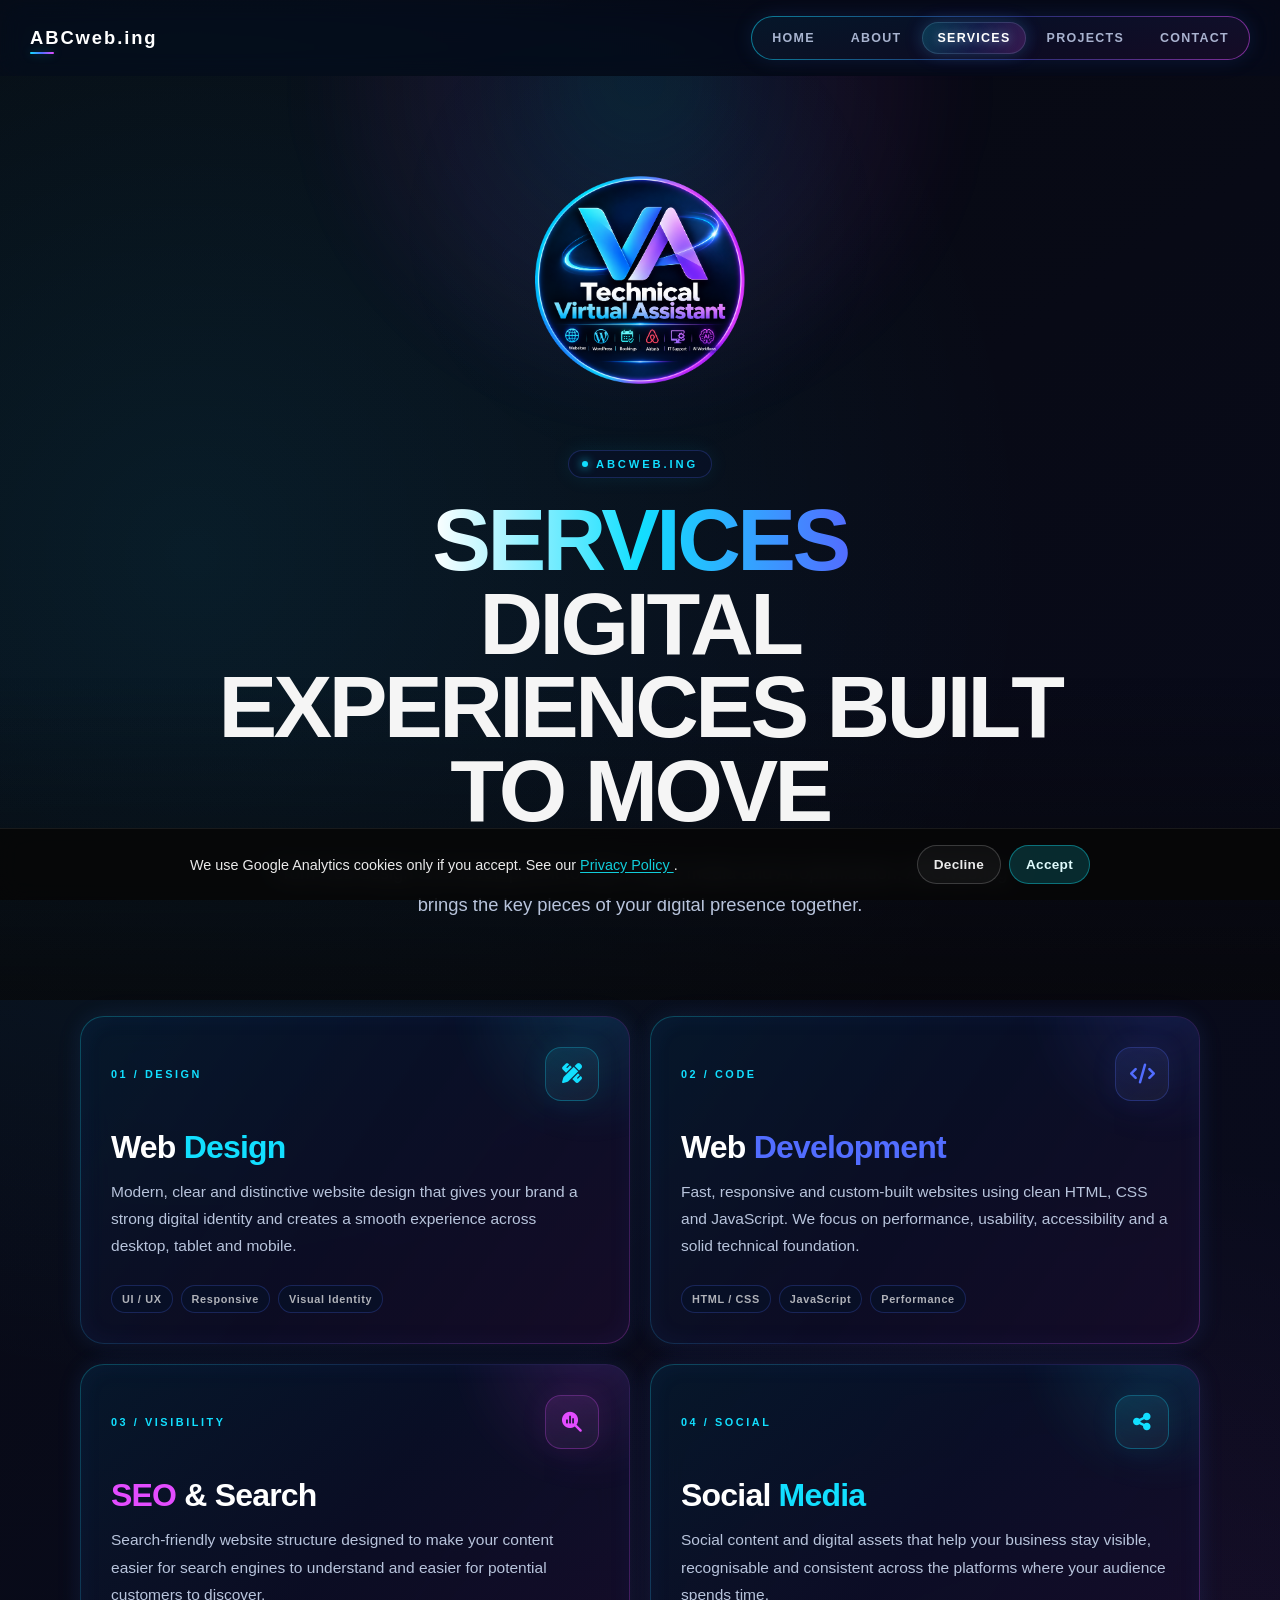
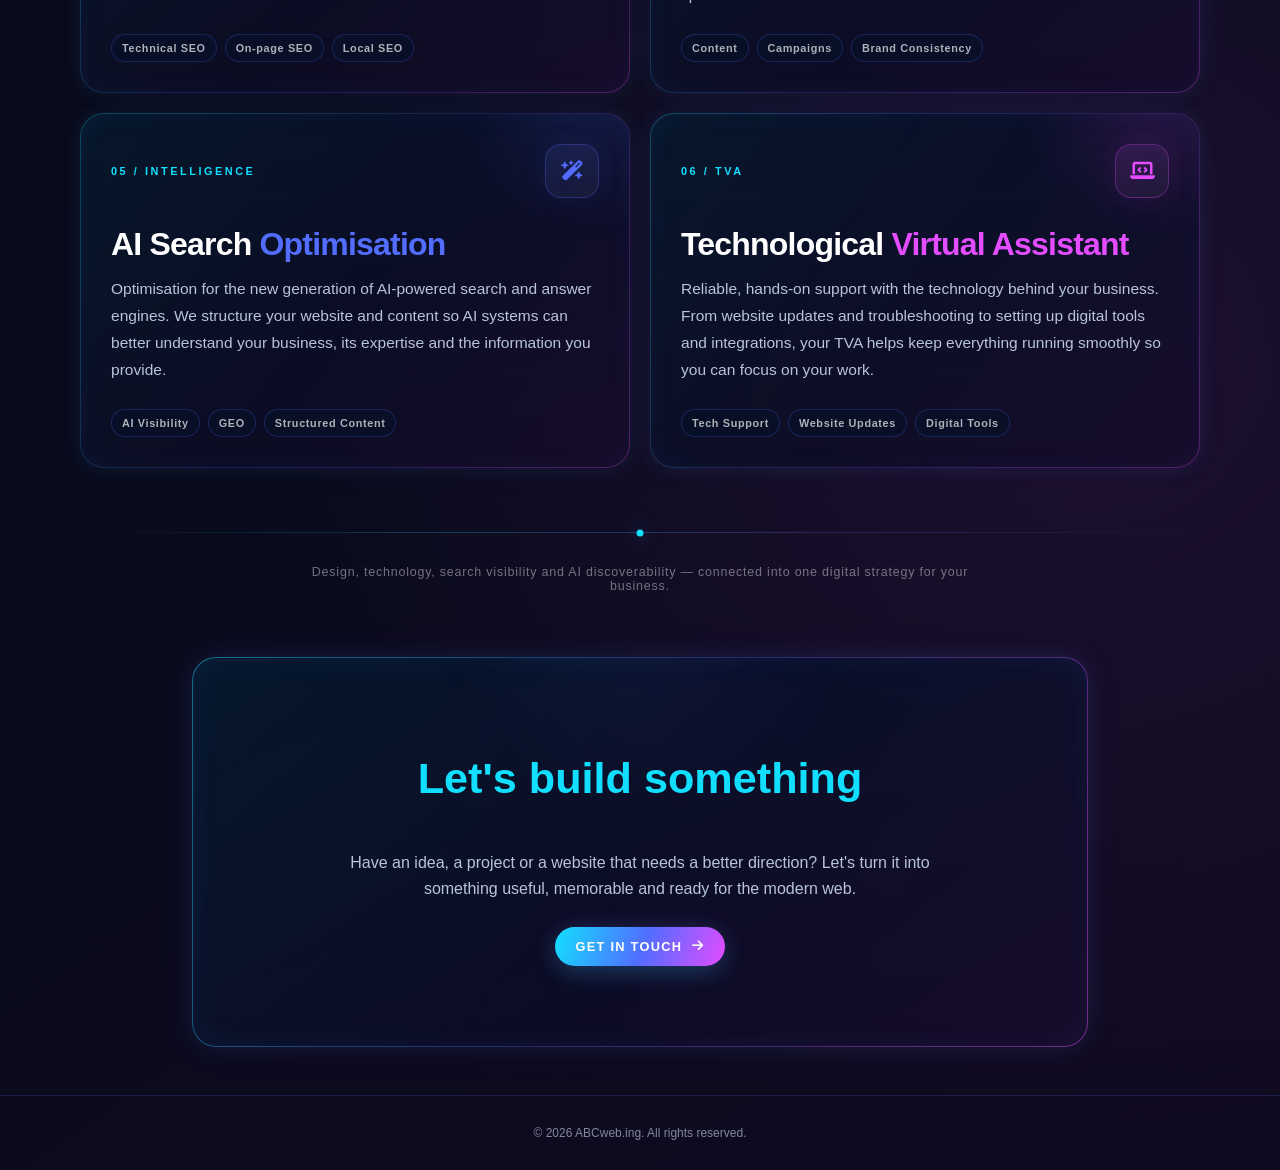
<file: services.html>
<!DOCTYPE html>

<html lang="en">



<head>

    <meta charset="UTF-8">

    <meta name="viewport" content="width=device-width, initial-scale=1.0">



    <title>Services | Web Design, Development, SEO, Social Media & AI | ABCweb.ing</title>



    <meta name="description" content="ABCweb.ing services: web design, web development, SEO, social media and AI search optimisation for modern UK businesses and brands.">



    <!-- Font Awesome -->

    <link rel="stylesheet"

          href="https://cdnjs.cloudflare.com/ajax/libs/font-awesome/6.5.2/css/all.min.css">



    <style>
:root {
    --bg: #070707;
    --bg-soft: #0d0d0f;
    --surface: rgba(255,255,255,0.045);
    --surface-hover: rgba(255,255,255,0.075);
    --border: rgba(255,255,255,0.10);
    --border-hover: rgba(0,229,255,0.35);
    --text: #f5f5f5;
    --text-soft: #a5a5a5;
    --cyan: #00e5ff;
    --violet: #8b5cf6;
    --header-height: 76px;
    --radius: 18px;
    --transition: 300ms cubic-bezier(.16,1,.3,1);
    --mouse-x: 0px;
    --mouse-y: 0px;
}

* {
    box-sizing: border-box;
    margin: 0;
    padding: 0;
}

html {
    scroll-behavior: smooth;
}

body {
    min-height: 100vh;
    background:
        radial-gradient(circle at 15% 20%, rgba(0,229,255,0.035), transparent 30%),
        radial-gradient(circle at 85% 70%, rgba(139,92,246,0.045), transparent 30%),
        var(--bg);
    color: var(--text);
    font-family: Arial, Helvetica, sans-serif;
    -webkit-font-smoothing: antialiased;
    overflow-x: hidden;
}

body::before {
    content: "";
    position: fixed;
    inset: 0;
    pointer-events: none;
    z-index: -1;
    background:
        radial-gradient(
            circle 350px at calc(50% + var(--mouse-x) * 2) calc(25% + var(--mouse-y) * 2),
            rgba(0,229,255,.035),
            transparent 70%
        );
    transition: background-position 900ms cubic-bezier(.16,1,.3,1);
}

a {
    color: inherit;
    text-decoration: none;
}

button {
    font: inherit;
}

/* =========================
   HEADER
========================= */

.site-header {
    position: fixed;
    top: 0;
    left: 0;
    width: 100%;
    height: var(--header-height);
    z-index: 1000;
    display: flex;
    align-items: center;
    justify-content: center;
    padding: 0 30px;
    transition:
        background var(--transition),
        backdrop-filter var(--transition),
        height var(--transition),
        border-color var(--transition),
        box-shadow var(--transition);
}

.site-header.scrolled {
    height: 64px;
    background: rgba(7,7,7,0.78);
    backdrop-filter: blur(18px) saturate(140%);
    -webkit-backdrop-filter: blur(18px) saturate(140%);
    border-bottom: 1px solid var(--border);
    box-shadow: 0 10px 40px rgba(0,0,0,.18);
}

.header-inner {
    width: 100%;
    max-width: 1250px;
    display: flex;
    align-items: center;
    justify-content: space-between;
}

/* =========================
   LOGO
========================= */

.logo {
    position: relative;
    font-size: 1.15rem;
    font-weight: 700;
    letter-spacing: 0.12rem;
    color: #fff;
    white-space: nowrap;
    transition: transform 300ms ease, text-shadow 300ms ease;
}

.logo:hover {
    transform: translateY(-1px);
    text-shadow: 0 0 18px rgba(0,229,255,.35);
}

.logo::after {
    content: "";
    position: absolute;
    left: 0;
    bottom: -5px;
    width: 24px;
    height: 2px;
    background: linear-gradient(90deg, var(--cyan), var(--violet));
    border-radius: 10px;
    transition: width var(--transition), box-shadow var(--transition);
}

.logo:hover::after {
    width: 100%;
    box-shadow: 0 0 12px rgba(0,229,255,.55);
}

/* =========================
   DESKTOP NAVIGATION
========================= */

.main-nav {
    display: flex;
    align-items: center;
    gap: 6px;
    padding: 5px;
    border: 1px solid var(--border);
    border-radius: 999px;
    background: rgba(255,255,255,0.025);
    backdrop-filter: blur(12px);
    -webkit-backdrop-filter: blur(12px);
    box-shadow: inset 0 0 20px rgba(255,255,255,.015);
}

.main-nav a {
    position: relative;
    padding: 9px 15px;
    border-radius: 999px;
    color: var(--text-soft);
    font-size: 0.78rem;
    font-weight: 600;
    letter-spacing: 0.08rem;
    text-transform: uppercase;
    transition:
        color var(--transition),
        background var(--transition),
        transform var(--transition);
}

.main-nav a:hover {
    color: #fff;
    background: rgba(255,255,255,0.07);
    transform: translateY(-1px);
}

.main-nav a.active {
    color: #fff;
    background: linear-gradient(
        135deg,
        rgba(0,229,255,0.12),
        rgba(139,92,246,0.14)
    );
    box-shadow:
        inset 0 0 0 1px rgba(255,255,255,0.07),
        0 0 18px rgba(0,229,255,0.06);
}

/* =========================
   MOBILE MENU BUTTON
========================= */

.menu-toggle {
    display: none;
    position: relative;
    z-index: 2001;
    width: 42px;
    height: 42px;
    align-items: center;
    justify-content: center;
    border: 1px solid transparent;
    border-radius: 50%;
    background:
        linear-gradient(#0d0d0f, #0d0d0f) padding-box,
        linear-gradient(135deg, var(--cyan), var(--violet)) border-box;
    color: #fff;
    cursor: pointer;
    transition: transform var(--transition), box-shadow var(--transition);
}

.menu-toggle:hover {
    transform: scale(1.05);
    box-shadow: 0 0 24px rgba(0,229,255,0.10);
}

.menu-toggle i {
    font-size: 16px;
    pointer-events: none;
}

/* =========================================================
   MOBILE NAV
========================================================= */
.mobile-nav {
    position: fixed;
    top: 86px;
    left: 15px;
    right: 15px;
    padding: 10px;
    display: flex;
    flex-direction: column;
    gap: 4px;
    width: auto;
    z-index: 2000;

    background-color: #0d0d0f;
    background-image:
        radial-gradient(circle at 50% 0%, rgba(0,229,255,0.15), transparent 38%),
        radial-gradient(circle at 58% 0%, rgba(139,92,246,0.11), transparent 52%);

    border: 1px solid transparent;
    border-radius: 20px;
    border-image: linear-gradient(135deg, var(--cyan), var(--violet)) 1;
    box-shadow: 0 20px 60px rgba(0,0,0,0.75);

    opacity: 0;
    visibility: hidden;
    pointer-events: none;
    transform: translateY(-10px) scale(.98);
    transition: opacity 300ms ease, transform 300ms ease, visibility 300ms ease;
}

.mobile-nav.open {
    opacity: 1;
    visibility: visible;
    pointer-events: auto;
    transform: translateY(0) scale(1);
}

.mobile-nav a {
    position: relative;
    padding: 15px 17px;
    border-radius: 13px;
    color: #eeeeee;
    font-size: 0.82rem;
    font-weight: 600;
    letter-spacing: 0.09rem;
    text-transform: uppercase;
    transition: color 250ms ease, background 250ms ease, padding-left 250ms ease;
}

.mobile-nav a:hover {
    color: #fff;
    background: linear-gradient(90deg, rgba(0,229,255,0.08), rgba(139,92,246,0.08));
    padding-left: 21px;
}

.mobile-nav a.active {
    color: #fff;
    background: linear-gradient(90deg, rgba(0,229,255,0.11), rgba(139,92,246,0.11));
    box-shadow: inset 2px 0 0 var(--cyan);
}

/* =========================
   PAGE
========================= */

.page {
    position: relative;
    min-height: 100vh;
    padding-top: var(--header-height);
}

/* =========================
   PAGE HERO
========================= */

.page-hero {
    position: relative;
    min-height: 55vh;
    display: flex;
    align-items: center;
    justify-content: center;
    text-align: center;
    padding: 100px 25px 80px;
    overflow: hidden;
    isolation: isolate;
}

.page-hero::after {
    content: "";
    position: absolute;
    inset: 0;
    pointer-events: none;
    background:
        linear-gradient(
            180deg,
            transparent 65%,
            rgba(7,7,7,.65) 100%
        );
    z-index: 0;
}

.page-hero::before {
    content: "";
    position: absolute;
    width: 500px;
    height: 500px;
    top: -250px;
    left: 50%;
    transform:
        translateX(calc(-50% + var(--mouse-x)))
        translateY(var(--mouse-y));
    background:
        radial-gradient(
            circle,
            rgba(0,229,255,0.12),
            rgba(139,92,246,0.06),
            transparent 70%
        );
    filter: blur(30px);
    pointer-events: none;
    transition: transform 900ms cubic-bezier(.16,1,.3,1);
    animation: heroGlow 8s ease-in-out infinite alternate;
}

@keyframes heroGlow {
    from {
        opacity: .75;
        scale: .92;
    }
    to {
        opacity: 1;
        scale: 1.08;
    }
}

.page-hero-content {
    position: relative;
    z-index: 2;
    max-width: 850px;
    animation: heroEnter 1.1s cubic-bezier(.16,1,.3,1) both;
}

@keyframes heroEnter {
    from {
        opacity: 0;
        transform: translateY(35px) scale(.97);
        filter: blur(10px);
    }
    to {
        opacity: 1;
        transform: translateY(0) scale(1);
        filter: blur(0);
    }
}

.page-label {
    display: inline-flex;
    align-items: center;
    gap: 8px;
    margin-bottom: 20px;
    padding: 7px 13px;
    border: 1px solid var(--border);
    border-radius: 999px;
    background: rgba(255,255,255,0.035);
    color: var(--cyan);
    font-size: 0.7rem;
    font-weight: 700;
    letter-spacing: 0.18rem;
    text-transform: uppercase;
    box-shadow: 0 0 25px rgba(0,229,255,.03);
}

.page-label::before {
    content: "";
    width: 6px;
    height: 6px;
    border-radius: 50%;
    background: var(--cyan);
    box-shadow: 0 0 10px var(--cyan);
    animation: pulseDot 2s ease-in-out infinite;
}

@keyframes pulseDot {
    0%, 100% { opacity: .55; scale: .8; }
    50% { opacity: 1; scale: 1.25; }
}

.page-hero h1 {
    font-size: clamp(2.4rem, 7vw, 5.5rem);
    line-height: .95;
    letter-spacing: -.04em;
    text-transform: uppercase;
    margin-bottom: 25px;
}

.page-hero h1 span {
    background:
        linear-gradient(
            90deg,
            #fff,
            var(--cyan),
            #fff
        );
    background-size: 200% auto;
    -webkit-background-clip: text;
    background-clip: text;
    color: transparent;
    animation: gradientMove 6s linear infinite;
}

@keyframes gradientMove {
    to {
        background-position: 200% center;
    }
}

.page-intro {
    max-width: 650px;
    margin: 0 auto;
    color: var(--text-soft);
    font-size: clamp(1rem, 2vw, 1.15rem);
    line-height: 1.7;
    animation: introIn 1s 180ms cubic-bezier(.16,1,.3,1) both;
}

@keyframes introIn {
    from {
        opacity: 0;
        transform: translateY(18px);
    }
    to {
        opacity: 1;
        transform: translateY(0);
    }
}

/* =========================
   CONTENT
========================= */

.content {
    position: relative;
    width: min(1100px, calc(100% - 40px));
    margin: 0 auto;
    padding: 4rem 0;
}

.content-section {
    margin-bottom: 2rem;
}

.section-title {
    margin-bottom: 18px;
    font-size: clamp(1.6rem, 3vw, 2.3rem);
    letter-spacing: -.02em;
}

.section-text {
    max-width: 750px;
    color: var(--text-soft);
    line-height: 1.8;
    font-size: 1rem;
}

/* =========================
   SCROLL REVEAL
========================= */

.reveal {
    opacity: 0;
    transform: translateY(45px);
    filter: blur(8px);
    transition:
        opacity 800ms cubic-bezier(.16,1,.3,1),
        transform 800ms cubic-bezier(.16,1,.3,1),
        filter 800ms cubic-bezier(.16,1,.3,1);
}

.reveal.visible {
    opacity: 1;
    transform: translateY(0);
    filter: blur(0);
}

.reveal-delay-1 { transition-delay: 100ms; }
.reveal-delay-2 { transition-delay: 200ms; }
.reveal-delay-3 { transition-delay: 300ms; }

/* =========================
   GLASS CARD
========================= */

.glass-card {
    --rx: 0deg;
    --ry: 0deg;

    position: relative;
    overflow: hidden;
    padding: 30px;
    margin-bottom: 2rem;
    border: 1px solid var(--border);
    border-radius: var(--radius);
    background: var(--surface);
    backdrop-filter: blur(14px);
    -webkit-backdrop-filter: blur(14px);

    transform:
        perspective(900px)
        rotateX(var(--rx))
        rotateY(var(--ry));

    transform-style: preserve-3d;

    transition:
        transform 160ms ease-out,
        background var(--transition),
        border-color var(--transition),
        box-shadow var(--transition);
}

.glass-card::before {
    content: "";
    position: absolute;
    width: 180px;
    height: 180px;
    top: var(--card-light-y, -100px);
    left: var(--card-light-x, -100px);
    border-radius: 50%;
    background: radial-gradient(
        circle,
        rgba(0,229,255,.12),
        transparent 70%
    );
    pointer-events: none;
    opacity: 0;
    transition: opacity 300ms ease;
}

.glass-card:hover::before {
    opacity: 1;
}

.glass-card:hover {
    background: var(--surface-hover);
    border-color: var(--border-hover);
    box-shadow:
        0 20px 60px rgba(0,0,0,.35),
        0 0 40px rgba(0,229,255,.08);
}

.glass-card > * {
    position: relative;
    z-index: 1;
}

/* =========================
   LIST
========================= */

li {
    padding-top: 5px;
    padding-bottom: 1rem;
    padding-left: 20px;
    color: var(--text-soft);
    transition: color 250ms ease, transform 250ms ease;
}

li::marker {
    color: var(--cyan);
}

li:hover {
    color: #fff;
    transform: translateX(4px);
}

h2, h3 {
    padding-top: 1rem;
    padding-bottom: 2rem;
    color: var(--cyan);
}

/* =========================
   CTA
========================= */

.cta {
    position: relative;
    overflow: hidden;
    max-width: 70%;
    margin: 3rem auto;
    padding: 5rem 4rem;
    text-align: center;
    border: 1px solid var(--border);
    border-radius: 24px;
    background:
        linear-gradient(
            135deg,
            rgba(0,229,255,0.06),
            rgba(139,92,246,0.07)
        );
    transition:
        transform 500ms cubic-bezier(.16,1,.3,1),
        border-color 300ms ease,
        box-shadow 300ms ease;
}

.cta:hover {
    transform: translateY(-5px);
    border-color: rgba(0,229,255,.22);
    box-shadow:
        0 25px 70px rgba(0,0,0,.28),
        0 0 45px rgba(0,229,255,.05);
}

.cta::before {
    content: "";
    position: absolute;
    width: 250px;
    height: 250px;
    top: -150px;
    left: 50%;
    transform: translateX(-50%);
    background: var(--cyan);
    opacity: .05;
    filter: blur(60px);
    border-radius: 50%;
    animation: ctaGlow 7s ease-in-out infinite alternate;
}

@keyframes ctaGlow {
    from {
        transform: translateX(-50%) scale(.8);
        opacity: .035;
    }
    to {
        transform: translateX(-50%) scale(1.25);
        opacity: .09;
    }
}

.cta h2 {
    position: relative;
    margin-bottom: 15px;
    font-size: clamp(1.7rem, 4vw, 2.7rem);
}

.cta p {
    position: relative;
    max-width: 600px;
    margin: 0 auto 25px;
    color: var(--text-soft);
    line-height: 1.6;
}

.cta-button {
    position: relative;
    display: inline-flex;
    align-items: center;
    gap: 10px;
    padding: 12px 20px;
    border-radius: 999px;
    background: linear-gradient(
        135deg,
        var(--cyan),
        var(--violet)
    );
    color: #050505;
    font-weight: 700;
    font-size: .8rem;
    letter-spacing: .08rem;
    text-transform: uppercase;
    transition:
        transform var(--transition),
        box-shadow var(--transition);
}

.cta-button i {
    transition: transform 300ms cubic-bezier(.16,1,.3,1);
}

.cta-button:hover {
    transform: translateY(-3px) scale(1.03);
    box-shadow:
        0 10px 30px rgba(0,229,255,.18),
        0 0 35px rgba(139,92,246,.12);
}

.cta-button:hover i {
    transform: translateX(5px);
}

/* =========================
   FOOTER
========================= */

.site-footer {
    padding: 30px 20px;
    text-align: center;
    border-top: 1px solid var(--border);
    color: rgba(255,255,255,.4);
    font-size: .75rem;
}

/* =========================
   MOBILE
========================= */

@media (max-width: 700px) {
    .site-header {
        padding: 0 18px;
    }

    .main-nav {
        display: none;
    }

    .menu-toggle {
        display: flex;
    }

    .page-hero {
        min-height: 48vh;
        padding: 90px 20px 60px;
    }

    .content {
        width: min(calc(100% - 30px), 1100px);
        margin: 0 auto;
    }

    .glass-card {
        padding: 22px;
        transform: none !important;
    }

    .glass-card::before {
        display: none;
    }

    .cta {
        max-width: 100%;
        padding: 3rem 1.5rem;
    }
}

/* =========================
   REDUCED MOTION
========================= */

@media (prefers-reduced-motion: reduce) {
    html {
        scroll-behavior: auto;
    }

    *,
    *::before,
    *::after {
        animation: none !important;
        transition: none !important;
    }

    .reveal {
        opacity: 1;
        transform: none;
        filter: none;
    }
}

/* =========================
   SERVICES PAGE
========================= */

.services-hero {
    min-height: 62vh;
}

.services-hero .page-hero-content {
    max-width: 980px;
}

.services-hero h1 {
    max-width: 900px;
    margin-left: auto;
    margin-right: auto;
}

.services-hero h1 span {
    background:
                linear-gradient(
                    90deg,
                    #fff,
                    var(--cyan),
                    #fff
                );

            background-size: 200% auto;

            -webkit-background-clip: text;

            background-clip: text;

            color: transparent;

            animation:
                gradientMove 6s linear infinite;
}

@keyframes servicesGradient {
    0%, 100% {
        background-position: 0% center;
    }
    50% {
        background-position: 100% center;
    }
}

.services-hero::before {
    width: 650px;
    height: 650px;
    top: -320px;
    background:
        conic-gradient(
            from 180deg,
            rgba(0,229,255,.08),
            rgba(139,92,246,.10),
            rgba(255,74,180,.07),
            rgba(0,229,255,.08)
        );
    border-radius: 50%;
    filter: blur(55px);
    opacity: .9;
    animation: servicesOrb 12s linear infinite;
}

@keyframes servicesOrb {
    to {
        rotate: 360deg;
    }
}

.service-intro {
    max-width: 760px;
}

.services-grid {
    width: min(1120px, calc(100% - 40px));
    margin: 0 auto;
    padding: 1rem 0 4rem;
    display: grid;
    grid-template-columns: repeat(2, minmax(0, 1fr));
    gap: 20px;
}

.service-card {
    --accent: var(--cyan);
    --accent-rgb: 0,229,255;
    position: relative;
    min-height: 300px;
    padding: 30px;
    border: 1px solid rgba(255,255,255,.10);
    border-radius: 24px;
    overflow: hidden;
    background:
        linear-gradient(
            145deg,
            rgba(255,255,255,.055),
            rgba(255,255,255,.018)
        );
    backdrop-filter: blur(16px);
    -webkit-backdrop-filter: blur(16px);
    box-shadow:
        inset 0 1px 0 rgba(255,255,255,.035),
        0 18px 50px rgba(0,0,0,.16);
    transform:
        perspective(1000px)
        rotateX(var(--rx, 0deg))
        rotateY(var(--ry, 0deg));
    transform-style: preserve-3d;
    transition:
        transform 160ms ease-out,
        border-color 300ms ease,
        box-shadow 400ms ease,
        background 300ms ease;
}

.service-card:nth-child(2) {
    --accent: #a78bfa;
    --accent-rgb: 167,139,250;
}

.service-card:nth-child(3) {
    --accent: #38bdf8;
    --accent-rgb: 56,189,248;
}

.service-card:nth-child(4) {
    --accent: #f472b6;
    --accent-rgb: 244,114,182;
}

.service-card::before {
    content: "";
    position: absolute;
    width: 280px;
    height: 280px;
    top: -150px;
    right: -100px;
    border-radius: 50%;
    background: radial-gradient(
        circle,
        rgba(var(--accent-rgb), .18),
        transparent 68%
    );
    filter: blur(12px);
    opacity: .7;
    transition:
        transform 700ms cubic-bezier(.16,1,.3,1),
        opacity 400ms ease;
    pointer-events: none;
}

.service-card::after {
    content: "";
    position: absolute;
    inset: 0;
    background:
        linear-gradient(
            120deg,
            transparent 20%,
            rgba(255,255,255,.045) 45%,
            transparent 70%
        );
    transform: translateX(-130%);
    transition: transform 900ms cubic-bezier(.16,1,.3,1);
    pointer-events: none;
}

.service-card:hover {
    border-color: rgba(var(--accent-rgb), .42);
    box-shadow:
        0 26px 75px rgba(0,0,0,.30),
        0 0 42px rgba(var(--accent-rgb), .08);
    background:
        linear-gradient(
            145deg,
            rgba(255,255,255,.075),
            rgba(255,255,255,.025)
        );
}

.service-card:hover::before {
    transform: scale(1.25) translate(-10px, 10px);
    opacity: 1;
}

.service-card:hover::after {
    transform: translateX(130%);
}

.service-card-inner {
    position: relative;
    z-index: 2;
    height: 100%;
    display: flex;
    flex-direction: column;
}

.service-top {
    display: flex;
    align-items: center;
    justify-content: space-between;
    margin-bottom: 28px;
}

.service-number {
    font-size: .68rem;
    font-weight: 800;
    letter-spacing: .16rem;
    color: rgba(255,255,255,.38);
}

.service-icon {
    width: 54px;
    height: 54px;
    display: grid;
    place-items: center;
    border-radius: 16px;
    color: var(--accent);
    background:
        linear-gradient(
            145deg,
            rgba(var(--accent-rgb), .12),
            rgba(255,255,255,.035)
        );
    border: 1px solid rgba(var(--accent-rgb), .28);
    box-shadow:
        0 0 28px rgba(var(--accent-rgb), .08),
        inset 0 0 18px rgba(255,255,255,.02);
    transition:
        transform 400ms cubic-bezier(.16,1,.3,1),
        box-shadow 400ms ease;
}

.service-icon i {
    font-size: 20px;
}

.service-card:hover .service-icon {
    transform: translateZ(22px) rotate(-5deg) scale(1.06);
    box-shadow:
        0 0 35px rgba(var(--accent-rgb), .16),
        inset 0 0 18px rgba(255,255,255,.03);
}

.service-card h2 {
    padding: 0 0 12px;
    margin: 0;
    color: #fff;
    font-size: clamp(1.45rem, 3vw, 2rem);
    letter-spacing: -.025em;
}

.service-card h2 span {
    color: var(--accent);
}

.service-card p {
    color: var(--text-soft);
    line-height: 1.75;
    font-size: .97rem;
    max-width: 500px;
}

.service-tags {
    display: flex;
    flex-wrap: wrap;
    gap: 8px;
    margin-top: auto;
    padding-top: 26px;
}

.service-tag {
    padding: 7px 10px;
    border: 1px solid rgba(var(--accent-rgb), .18);
    border-radius: 999px;
    color: rgba(255,255,255,.68);
    background: rgba(var(--accent-rgb), .045);
    font-size: .68rem;
    font-weight: 700;
    letter-spacing: .04rem;
    transition:
        transform 250ms ease,
        border-color 250ms ease,
        color 250ms ease;
}

.service-card:hover .service-tag {
    border-color: rgba(var(--accent-rgb), .28);
}

.service-tag:hover {
    color: #fff;
    transform: translateY(-2px);
}

.services-divider {
    width: min(1120px, calc(100% - 40px));
    height: 1px;
    margin: 0 auto 2rem;
    background:
        linear-gradient(
            90deg,
            transparent,
            rgba(0,229,255,.25),
            rgba(139,92,246,.25),
            transparent
        );
    position: relative;
}

.services-divider::after {
    content: "";
    position: absolute;
    left: 50%;
    top: 50%;
    width: 7px;
    height: 7px;
    border-radius: 50%;
    background: var(--cyan);
    transform: translate(-50%, -50%);
    box-shadow:
        0 0 18px rgba(0,229,255,.45),
        0 0 35px rgba(139,92,246,.20);
}

.services-note {
    text-align: center;
    color: rgba(255,255,255,.42);
    font-size: .78rem;
    letter-spacing: .05rem;
    max-width: 700px;
    margin: 0 auto 4rem;
}

@media (max-width: 800px) {
    .services-grid {
        grid-template-columns: 1fr;
        width: min(calc(100% - 30px), 700px);
    }

    .service-card {
        min-height: 270px;
    }

    .services-divider {
        width: min(calc(100% - 30px), 700px);
    }
}

@media (max-width: 700px) {
    .services-hero {
        min-height: 54vh;
    }

    .service-card {
        padding: 24px;
        transform: none !important;
    }

    .service-card::after {
        display: none;
    }
}

</style>
<link rel="stylesheet" href="brand-theme.css">

</head>





<body>





    <!-- =========================================================*

*         HEADER*

*    ========================================================= -->



    <header class="site-header" id="siteHeader">



        <div class="header-inner">



            <a href="index.html" class="logo">

                ABCweb.ing

            </a>





            <!-- DESKTOP NAV -->



            <nav class="main-nav" aria-label="Main navigation">



                <a href="index.html">

                    Home

                </a>



                <a href="about.html">

                    About

                </a>



                <a href="services.html" class="active" aria-current="page">

                    Services

                </a>



                <a href="projects.html">

                    Projects

                </a>



                <a href="contact.html">

                    Contact

                </a>



            </nav>





            <!-- MOBILE BUTTON -->



            <button
                class="menu-toggle"
                id="menuToggle"
                type="button"
                aria-label="Open menu"
                aria-expanded="false"
                aria-controls="mobileNav">
                <i class="fas fa-bars"></i>
            </button>



        </div>



    </header>





    <!-- MOBILE NAV -->



    <nav class="mobile-nav" id="mobileNav" aria-label="Mobile navigation">



        <a href="index.html">

            Home

        </a>



        <a href="about.html">

            About

        </a>



        <a href="services.html" class="active" aria-current="page">

            Services

        </a>



        <a href="projects.html">

            Projects

        </a>



        <a href="contact.html">

            Contact

        </a>



    </nav>





    <!-- =========================================================*

*         PAGE*

*    ========================================================= -->



    <main class="page">

    <!-- =========================
         SERVICES HERO
    ========================== -->

    <section class="page-hero services-hero">

        <div class="page-hero-content">

            <img
                class="page-hero-logo"
                src="images/logova.png"
                alt="ABCweb.ing Technical Virtual Assistant — websites, WordPress, bookings, Airbnb, IT support and AI workflows"
                fetchpriority="high">

            <div class="page-label">
                ABCweb.ing
            </div>

            <h1>
                <span>Services</span><br>
                Digital experiences built to move
            </h1>

            <p class="page-intro service-intro">
                From web design and development to SEO, social media and AI optimisation,
                ABCweb.ing brings the key pieces of your digital presence together.
            </p>

        </div>

    </section>

    <!-- =========================
         SERVICES
    ========================== -->

    <section class="services-grid">

        <article class="service-card reveal">

            <div class="service-card-inner">

                <div class="service-top">
                    <span class="service-number">01 / DESIGN</span>

                    <div class="service-icon">
                        <i class="fas fa-pen-ruler"></i>
                    </div>
                </div>

                <h2>Web <span>Design</span></h2>

                <p>
                    Modern, clear and distinctive website design that gives your brand
                    a strong digital identity and creates a smooth experience across
                    desktop, tablet and mobile.
                </p>

                <div class="service-tags">
                    <span class="service-tag">UI / UX</span>
                    <span class="service-tag">Responsive</span>
                    <span class="service-tag">Visual Identity</span>
                </div>

            </div>

        </article>


        <article class="service-card reveal reveal-delay-1">

            <div class="service-card-inner">

                <div class="service-top">
                    <span class="service-number">02 / CODE</span>

                    <div class="service-icon">
                        <i class="fas fa-code"></i>
                    </div>
                </div>

                <h2>Web <span>Development</span></h2>

                <p>
                    Fast, responsive and custom-built websites using clean HTML, CSS
                    and JavaScript. We focus on performance, usability, accessibility
                    and a solid technical foundation.
                </p>

                <div class="service-tags">
                    <span class="service-tag">HTML / CSS</span>
                    <span class="service-tag">JavaScript</span>
                    <span class="service-tag">Performance</span>
                </div>

            </div>

        </article>


        <article class="service-card reveal reveal-delay-1">

            <div class="service-card-inner">

                <div class="service-top">
                    <span class="service-number">03 / VISIBILITY</span>

                    <div class="service-icon">
                        <i class="fas fa-magnifying-glass-chart"></i>
                    </div>
                </div>

                <h2><span>SEO</span> & Search</h2>

                <p>
                    Search-friendly website structure designed to make your content
                    easier for search engines to understand and easier for potential
                    customers to discover.
                </p>

                <div class="service-tags">
                    <span class="service-tag">Technical SEO</span>
                    <span class="service-tag">On-page SEO</span>
                    <span class="service-tag">Local SEO</span>
                </div>

            </div>

        </article>


        <article class="service-card reveal reveal-delay-2">

            <div class="service-card-inner">

                <div class="service-top">
                    <span class="service-number">04 / SOCIAL</span>

                    <div class="service-icon">
                        <i class="fas fa-share-nodes"></i>
                    </div>
                </div>

                <h2>Social <span>Media</span></h2>

                <p>
                    Social content and digital assets that help your business stay
                    visible, recognisable and consistent across the platforms where
                    your audience spends time.
                </p>

                <div class="service-tags">
                    <span class="service-tag">Content</span>
                    <span class="service-tag">Campaigns</span>
                    <span class="service-tag">Brand Consistency</span>
                </div>

            </div>

        </article>


        <article class="service-card reveal reveal-delay-3">

            <div class="service-card-inner">

                <div class="service-top">
                    <span class="service-number">05 / INTELLIGENCE</span>

                    <div class="service-icon">
                        <i class="fas fa-wand-magic-sparkles"></i>
                    </div>
                </div>

                <h2>AI Search <span>Optimisation</span></h2>

                <p>
                    Optimisation for the new generation of AI-powered search and
                    answer engines. We structure your website and content so AI
                    systems can better understand your business, its expertise and
                    the information you provide.
                </p>

                <div class="service-tags">
                    <span class="service-tag">AI Visibility</span>
                    <span class="service-tag">GEO</span>
                    <span class="service-tag">Structured Content</span>
                </div>

            </div>

        </article>

        <article class="service-card reveal reveal-delay-3">

            <div class="service-card-inner">

                <div class="service-top">
                    <span class="service-number">06 / TVA</span>

                    <div class="service-icon">
                        <i class="fas fa-laptop-code"></i>
                    </div>
                </div>

                <h2>Technological <span>Virtual Assistant</span></h2>

                <p>
                    Reliable, hands-on support with the technology behind your business.
                    From website updates and troubleshooting to setting up digital tools
                    and integrations, your TVA helps keep everything running smoothly
                    so you can focus on your work.
                </p>

                <div class="service-tags">
                    <span class="service-tag">Tech Support</span>
                    <span class="service-tag">Website Updates</span>
                    <span class="service-tag">Digital Tools</span>
                </div>

            </div>

        </article>

    </section>

    <div class="services-divider"></div>

    <p class="services-note reveal">
        Design, technology, search visibility and AI discoverability — connected into one
        digital strategy for your business.
    </p>

    <!-- =========================
         CTA
    ========================== -->

    <div class="cta reveal">

        <h2>
            Let's build something
        </h2>

        <p>
            Have an idea, a project or a website that needs a better direction?
            Let's turn it into something useful, memorable and ready for the modern web.
        </p>

        <a
            href="contact.html"
            class="cta-button">

            Get in touch

            <i class="fas fa-arrow-right"></i>

        </a>

    </div>

</main>





    <!-- =========================================================*

*         FOOTER*

*    ========================================================= -->



    <footer class="site-footer">



        © <span id="year"></span> ABCweb.ing. All rights reserved.



    </footer>





    <!-- =========================================================*

*         JAVASCRIPT*

*    ========================================================= -->



    <script>
const header = document.getElementById("siteHeader");
const menuToggle = document.getElementById("menuToggle");
const mobileNav = document.getElementById("mobileNav");

/* =========================
   HEADER SCROLL
========================= */

function updateHeader() {
    if (window.scrollY > 30) {
        header.classList.add("scrolled");
    } else {
        header.classList.remove("scrolled");
    }
}

window.addEventListener("scroll", updateHeader, { passive: true });
updateHeader();

/* =========================
   MOBILE MENU
========================= */

menuToggle.addEventListener("click", () => {
    const isOpen = mobileNav.classList.toggle("open");

    menuToggle.setAttribute("aria-expanded", isOpen);
    menuToggle.classList.toggle("open", isOpen);
    menuToggle.setAttribute("aria-label", isOpen ? "Close menu" : "Open menu");
});

function closeMobileMenu() {
    mobileNav.classList.remove("open");
    menuToggle.setAttribute("aria-expanded", "false");
    menuToggle.classList.remove("open");
    menuToggle.setAttribute("aria-label", "Open menu");
}

document.addEventListener("click", event => {
    if (
        !menuToggle.contains(event.target) &&
        !mobileNav.contains(event.target)
    ) {
        closeMobileMenu();
    }
});

mobileNav.querySelectorAll("a").forEach(link => {
    link.addEventListener("click", closeMobileMenu);
});

/* =========================
   SCROLL REVEAL
========================= */

const revealElements = document.querySelectorAll(".reveal");

const revealObserver = new IntersectionObserver(
    entries => {
        entries.forEach(entry => {
            if (entry.isIntersecting) {
                entry.target.classList.add("visible");
                revealObserver.unobserve(entry.target);
            }
        });
    },
    {
        threshold: 0.12,
        rootMargin: "0px 0px -40px 0px"
    }
);

revealElements.forEach(element => {
    revealObserver.observe(element);
});

/* =========================
   GLOBAL MOUSE PARALLAX
========================= */

const hero = document.querySelector(".page-hero");

if (hero) {
    hero.addEventListener("mousemove", event => {

        const rect = hero.getBoundingClientRect();

        const x = (event.clientX - rect.left) / rect.width - 0.5;
        const y = (event.clientY - rect.top) / rect.height - 0.5;

        hero.style.setProperty("--mouse-x", `${x * 45}px`);
        hero.style.setProperty("--mouse-y", `${y * 35}px`);

        document.documentElement.style.setProperty(
            "--mouse-x",
            `${x * 30}px`
        );

        document.documentElement.style.setProperty(
            "--mouse-y",
            `${y * 30}px`
        );
    });

    hero.addEventListener("mouseleave", () => {
        hero.style.setProperty("--mouse-x", "0px");
        hero.style.setProperty("--mouse-y", "0px");

        document.documentElement.style.setProperty(
            "--mouse-x",
            "0px"
        );

        document.documentElement.style.setProperty(
            "--mouse-y",
            "0px"
        );
    });
}

/* =========================
   3D GLASS CARDS
========================= */

const cards = document.querySelectorAll(".glass-card");

cards.forEach(card => {

    card.addEventListener("mousemove", event => {

        if (window.innerWidth <= 700) return;

        const rect = card.getBoundingClientRect();

        const x = (event.clientX - rect.left) / rect.width;
        const y = (event.clientY - rect.top) / rect.height;

        const rotateY = (x - 0.5) * 8;
        const rotateX = (0.5 - y) * 8;

        const lightX = x * 100;
        const lightY = y * 100;

        card.style.setProperty("--rx", `${rotateX}deg`);
        card.style.setProperty("--ry", `${rotateY}deg`);
        card.style.setProperty("--card-light-x", `${lightX}%`);
        card.style.setProperty("--card-light-y", `${lightY}%`);
    });

    card.addEventListener("mouseleave", () => {

        card.style.setProperty("--rx", "0deg");
        card.style.setProperty("--ry", "0deg");

    });
});


/* =========================
   SERVICES CARD INTERACTION
========================= */

document.querySelectorAll(".service-card").forEach(card => {

    card.addEventListener("mousemove", event => {

        if (window.innerWidth <= 800) return;

        const rect = card.getBoundingClientRect();

        const x = (event.clientX - rect.left) / rect.width;
        const y = (event.clientY - rect.top) / rect.height;

        const rotateY = (x - 0.5) * 7;
        const rotateX = (0.5 - y) * 7;

        card.style.setProperty("--rx", `${rotateX}deg`);
        card.style.setProperty("--ry", `${rotateY}deg`);

        const lightX = x * 100;
        const lightY = y * 100;

        card.style.setProperty("--card-light-x", `${lightX}%`);
        card.style.setProperty("--card-light-y", `${lightY}%`);
    });

    card.addEventListener("mouseleave", () => {
        card.style.setProperty("--rx", "0deg");
        card.style.setProperty("--ry", "0deg");
    });
});

/* =========================
   CTA BUTTON MAGNETIC EFFECT
========================= */

const ctaButton = document.querySelector(".cta-button");

if (ctaButton) {

    ctaButton.addEventListener("mousemove", event => {

        const rect = ctaButton.getBoundingClientRect();

        const x = event.clientX - (rect.left + rect.width / 2);
        const y = event.clientY - (rect.top + rect.height / 2);

        ctaButton.style.transform =
            `translate(${x * 0.12}px, ${y * 0.12}px) scale(1.03)`;
    });

    ctaButton.addEventListener("mouseleave", () => {
        ctaButton.style.transform = "";
    });
}

/* =========================
   ACTIVE PAGE
========================= */

document.querySelectorAll(".main-nav a, .mobile-nav a").forEach(link => {

    const currentPage =
        window.location.pathname.split("/").pop() || "index.html";

    const linkPage =
        link.getAttribute("href").split("/").pop();

    if (linkPage === currentPage) {
        link.classList.add("active");
    }
});

/* =========================
   SMOOTH IMAGE/FRAME FRIENDLY
========================= */

document.getElementById("year").textContent = new Date().getFullYear();

window.addEventListener("load", () => {
    document.body.classList.add("page-loaded");
});
</script>


<!-- COOKIE BANNER -->
<div id="cookie-banner" class="cookie-banner" role="region" aria-label="Cookies">
  <div class="cookie-content">
    <p class="cookie-text">
      We use Google Analytics cookies only if you accept. See our
      <a href="policy.html" class="cookie-link">
        Privacy Policy
      </a>.
    </p>
    <div class="cookie-buttons">
      <button id="cookie-decline" class="cookie-btn cookie-btn-secondary" type="button">
        Decline
      </button>
      <button id="cookie-accept" class="cookie-btn cookie-btn-primary" type="button">
        Accept
      </button>
    </div>
  </div>
</div>
<link rel="stylesheet" href="cookies.css">
<script src="cookies.js" defer></script>

</body>



</html>
</file>
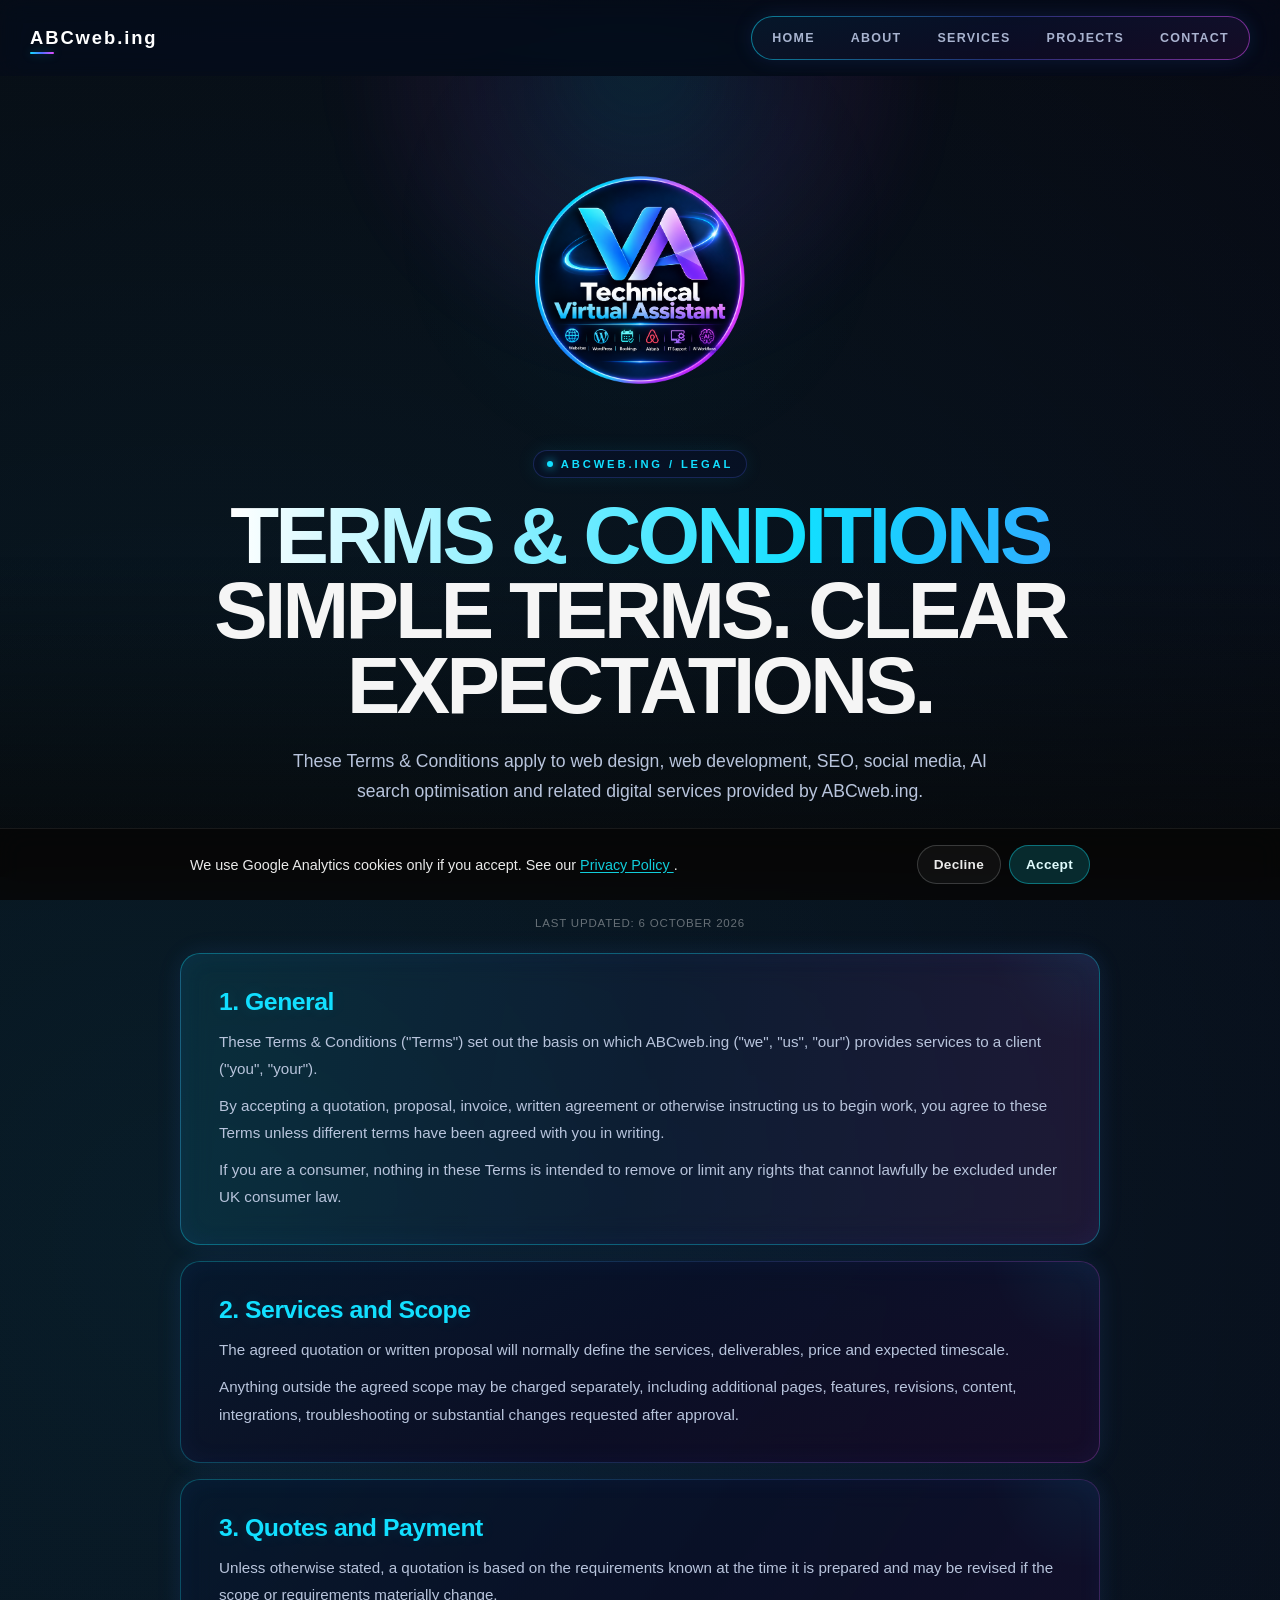
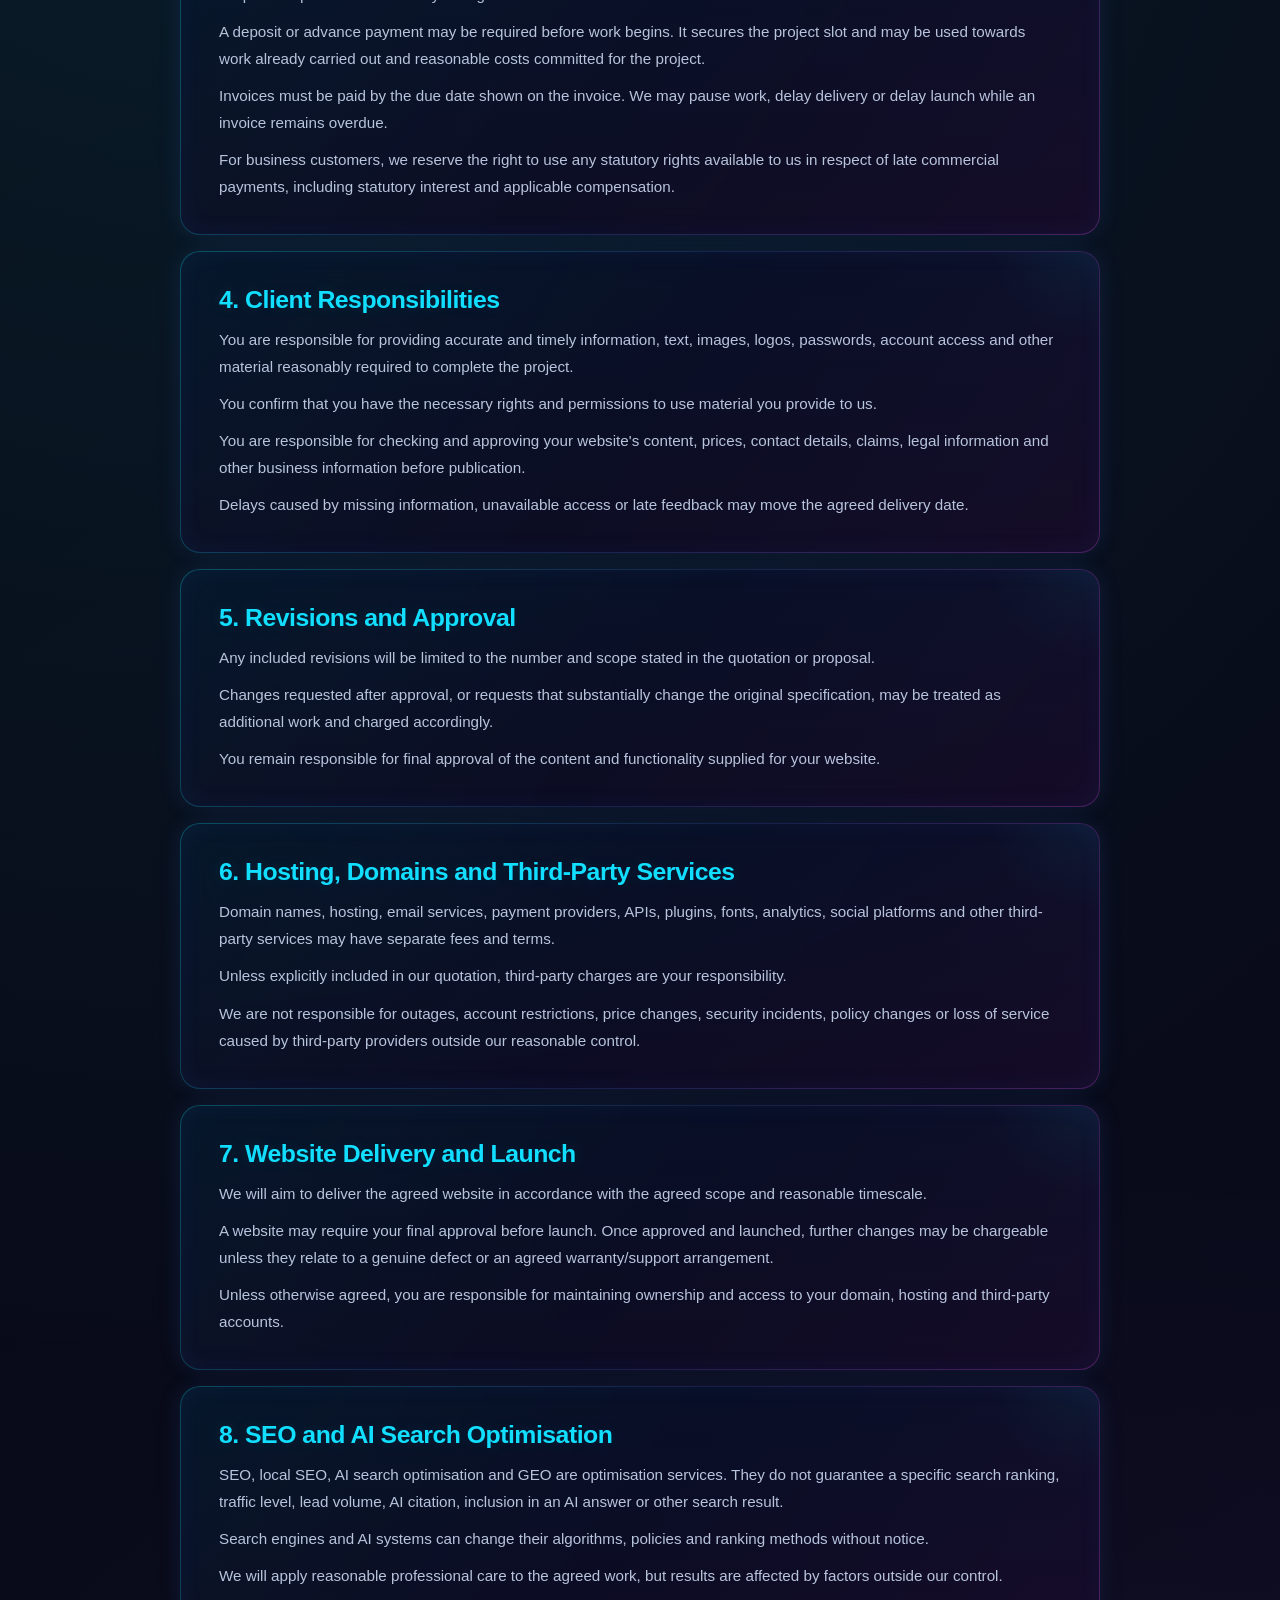
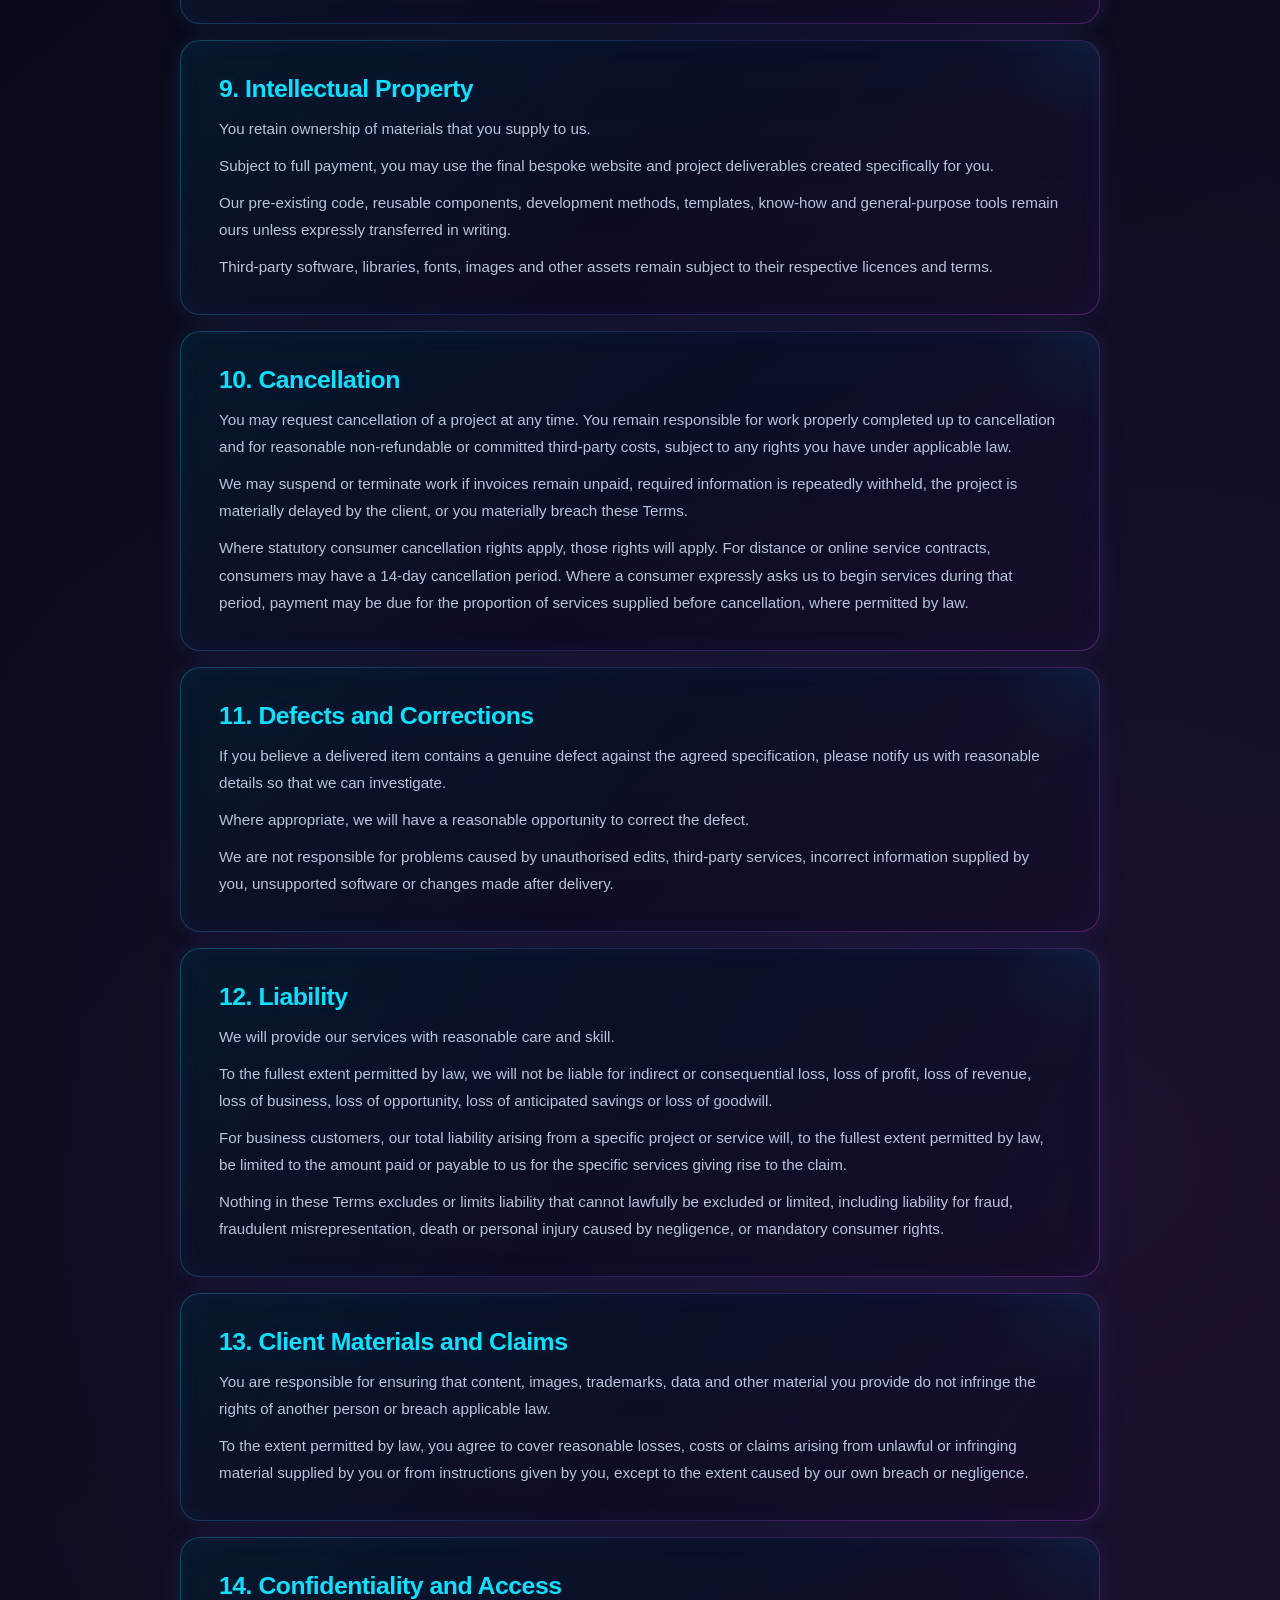
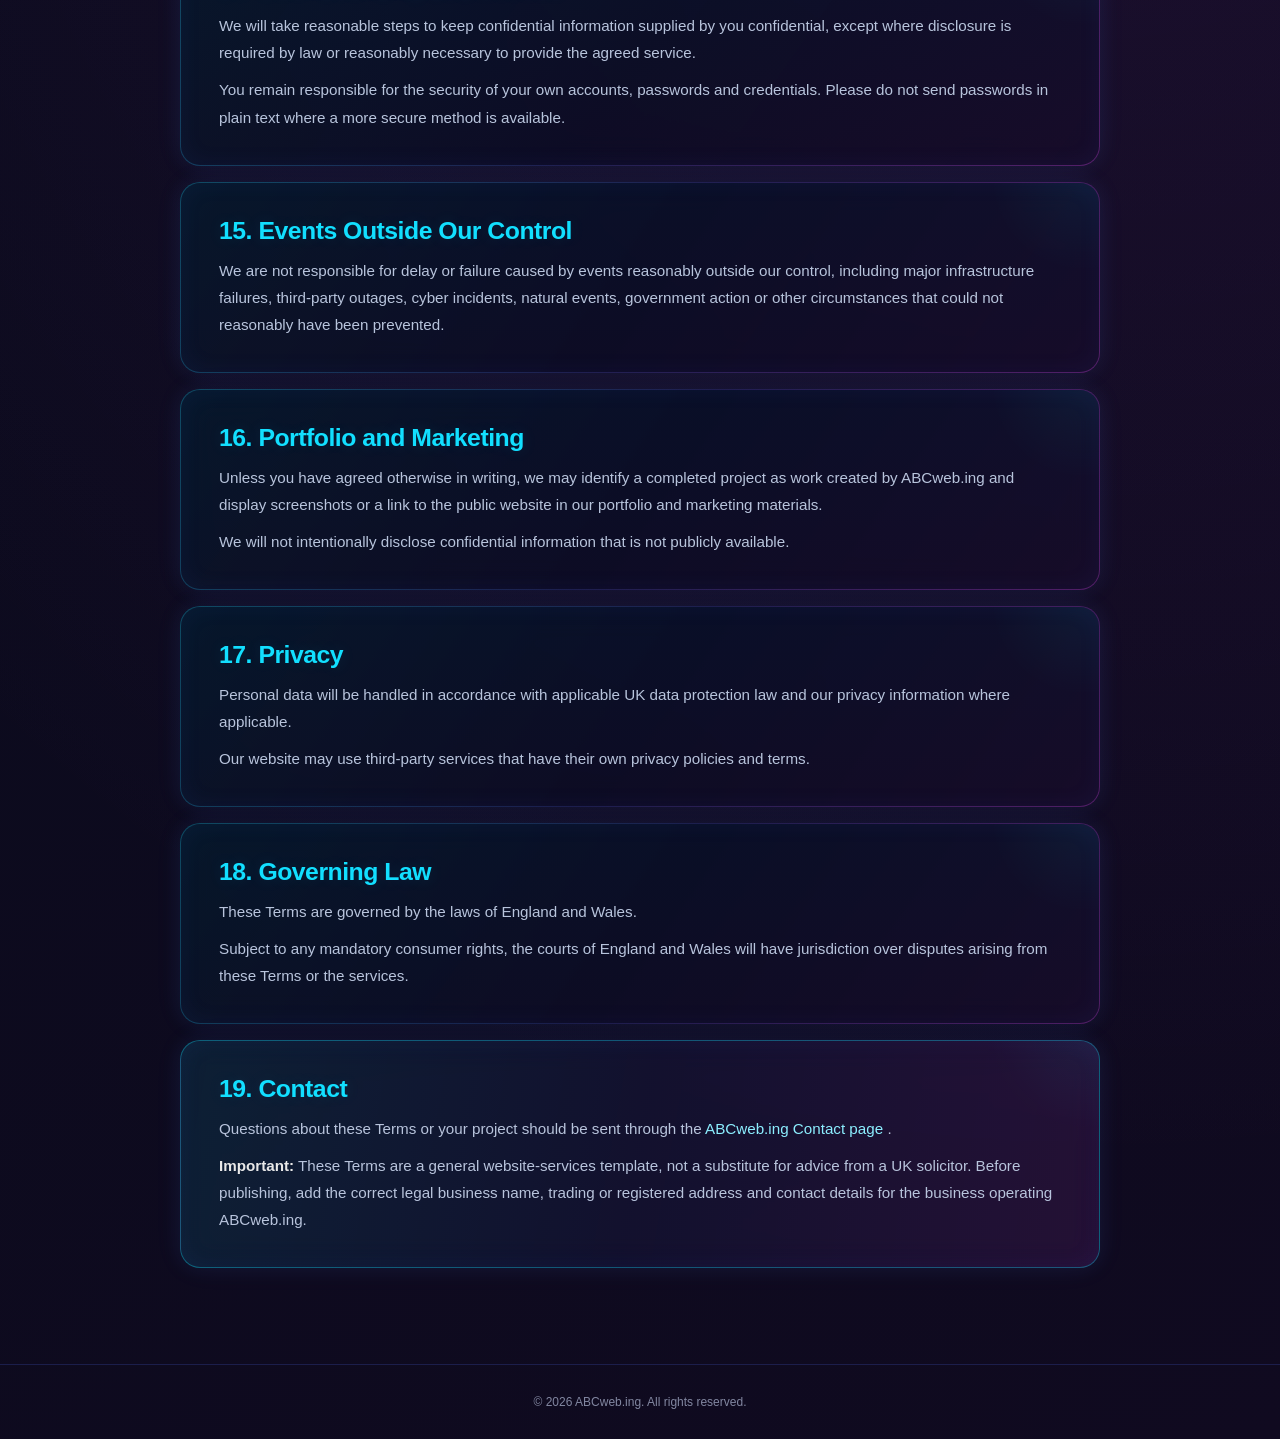
<file: terms.html>
<!DOCTYPE html>
<html lang="en">
<head>
    <meta charset="UTF-8">
    <meta name="viewport" content="width=device-width, initial-scale=1.0">

    <title>Terms &amp; Conditions | ABCweb.ing</title>

    <meta name="description"
          content="Terms and Conditions for ABCweb.ing web design, web development, SEO, social media and AI search optimisation services in the UK.">

    <meta name="robots" content="index, follow">
    <meta name="theme-color" content="#070707">

    <!-- Font Awesome -->
    <link rel="stylesheet"
          href="https://cdnjs.cloudflare.com/ajax/libs/font-awesome/6.5.2/css/all.min.css">

    <style>
        :root {
            --bg: #070707;
            --bg-soft: #0d0d0f;
            --surface: rgba(255,255,255,0.045);
            --surface-hover: rgba(255,255,255,0.075);
            --border: rgba(255,255,255,0.10);
            --border-hover: rgba(0,229,255,0.35);
            --text: #f5f5f5;
            --text-soft: #a5a5a5;
            --cyan: #00e5ff;
            --violet: #8b5cf6;
            --header-height: 76px;
            --radius: 20px;
            --transition: 300ms cubic-bezier(.16,1,.3,1);
            --mouse-x: 0px;
            --mouse-y: 0px;
        }

        * {
            box-sizing: border-box;
            margin: 0;
            padding: 0;
        }

        html {
            scroll-behavior: smooth;
        }

        body {
            min-height: 100vh;
            background:
                radial-gradient(circle at 15% 20%, rgba(0,229,255,0.035), transparent 30%),
                radial-gradient(circle at 85% 70%, rgba(139,92,246,0.045), transparent 30%),
                var(--bg);
            color: var(--text);
            font-family: Arial, Helvetica, sans-serif;
            -webkit-font-smoothing: antialiased;
            overflow-x: hidden;
        }

        body::before {
            content: "";
            position: fixed;
            inset: 0;
            pointer-events: none;
            z-index: -1;
            background:
                radial-gradient(
                    circle 360px at
                    calc(50% + var(--mouse-x) * 2)
                    calc(25% + var(--mouse-y) * 2),
                    rgba(0,229,255,.035),
                    transparent 70%
                );
            transition:
                background-position 900ms cubic-bezier(.16,1,.3,1);
        }

        a {
            color: inherit;
            text-decoration: none;
        }

        button {
            font: inherit;
        }


        /* =========================================================
           HEADER — SAME SYSTEM AS PROJECTS
        ========================================================= */

        .site-header {
            position: fixed;
            top: 0;
            left: 0;
            width: 100%;
            height: var(--header-height);
            z-index: 1000;

            display: flex;
            align-items: center;
            justify-content: center;

            padding: 0 30px;

            transition:
                background var(--transition),
                backdrop-filter var(--transition),
                height var(--transition),
                border-color var(--transition),
                box-shadow var(--transition);
        }

        .site-header.scrolled {
            height: 64px;
            background: rgba(7,7,7,0.78);

            backdrop-filter:
                blur(18px)
                saturate(140%);

            -webkit-backdrop-filter:
                blur(18px)
                saturate(140%);

            border-bottom:
                1px solid var(--border);

            box-shadow:
                0 10px 40px rgba(0,0,0,.18);
        }

        .header-inner {
            width: 100%;
            max-width: 1250px;
            display: flex;
            align-items: center;
            justify-content: space-between;
        }


        /* =========================================================
           LOGO
        ========================================================= */

        .logo {
            position: relative;
            font-size: 1.15rem;
            font-weight: 700;
            letter-spacing: 0.12rem;
            color: #fff;
            white-space: nowrap;

            transition:
                transform 300ms ease,
                text-shadow 300ms ease;
        }

        .logo:hover {
            transform: translateY(-1px);
            text-shadow: 0 0 18px rgba(0,229,255,.35);
        }

        .logo::after {
            content: "";
            position: absolute;
            left: 0;
            bottom: -5px;
            width: 24px;
            height: 2px;

            background:
                linear-gradient(
                    90deg,
                    var(--cyan),
                    var(--violet)
                );

            border-radius: 10px;

            transition:
                width var(--transition),
                box-shadow var(--transition);
        }

        .logo:hover::after {
            width: 100%;
            box-shadow:
                0 0 12px
                rgba(0,229,255,.55);
        }


        /* =========================================================
           DESKTOP NAVIGATION
        ========================================================= */

        .main-nav {
            display: flex;
            align-items: center;
            gap: 6px;
            padding: 5px;

            border:
                1px solid var(--border);

            border-radius: 999px;

            background:
                rgba(255,255,255,0.025);

            backdrop-filter: blur(12px);
            -webkit-backdrop-filter: blur(12px);

            box-shadow:
                inset 0 0 20px
                rgba(255,255,255,.015);
        }

        .main-nav a {
            position: relative;
            padding: 9px 15px;
            border-radius: 999px;
            color: var(--text-soft);

            font-size: .78rem;
            font-weight: 600;
            letter-spacing: .08rem;
            text-transform: uppercase;

            transition:
                color var(--transition),
                background var(--transition),
                transform var(--transition);
        }

        .main-nav a:hover {
            color: #fff;
            background: rgba(255,255,255,.07);
            transform: translateY(-1px);
        }

        .main-nav a.active {
            color: #fff;

            background:
                linear-gradient(
                    135deg,
                    rgba(0,229,255,.12),
                    rgba(139,92,246,.14)
                );

            box-shadow:
                inset 0 0 0 1px
                rgba(255,255,255,.07),

                0 0 18px
                rgba(0,229,255,.06);
        }


        /* =========================================================
           MOBILE MENU BUTTON — SAME AS PROJECTS
        ========================================================= */

        .menu-toggle {
            display: none;
            position: relative;
            z-index: 1;

            flex-direction: column;
            gap: 5px;

            width: 42px;
            height: 42px;

            align-items: center;
            justify-content: center;

            border: 1px solid transparent;
            border-radius: 50%;

            background:
                linear-gradient(
                    rgba(255,255,255,0.045),
                    rgba(255,255,255,0.045)
                ) padding-box,

                linear-gradient(
                    135deg,
                    var(--cyan),
                    var(--violet)
                ) border-box;

            color: #fff;
            cursor: pointer;

            transition:
                background var(--transition),
                transform var(--transition),
                box-shadow var(--transition);
        }

        .menu-toggle:hover {
            background:
                linear-gradient(
                    rgba(255,255,255,0.12),
                    rgba(255,255,255,0.12)
                ) padding-box,

                linear-gradient(
                    135deg,
                    var(--cyan),
                    var(--violet)
                ) border-box;

            transform:
                scale(1.05)
                rotate(3deg);

            box-shadow:
                0 0 25px
                rgba(0,229,255,.12);
        }

        .menu-toggle span {
            display: block;
            width: 18px;
            height: 2px;
            border-radius: 2px;
            background: currentColor;
            pointer-events: none;

            transition:
                transform 200ms ease,
                opacity 200ms ease;
        }

        .menu-toggle.open span:first-child {
            transform:
                translateY(7px)
                rotate(45deg);
        }

        .menu-toggle.open span:nth-child(2) {
            opacity: 0;
        }

        .menu-toggle.open span:last-child {
            transform:
                translateY(-7px)
                rotate(-45deg);
        }


        /* =========================================================
           MOBILE GLASS MENU — SAME AS PROJECTS
        ========================================================= */

        .mobile-nav {
            position: fixed;
            top: 86px;
            left: 15px;
            right: 15px;

            padding: 10px;

            display: flex;
            flex-direction: column;
            gap: 4px;

            width: auto;

            background:
                linear-gradient(
                    rgba(17,17,17,0.72),
                    rgba(17,17,17,0.72)
                ) padding-box,

                linear-gradient(
                    135deg,
                    var(--cyan),
                    var(--violet)
                ) border-box !important;

            backdrop-filter:
                blur(22px)
                saturate(140%);

            -webkit-backdrop-filter:
                blur(22px)
                saturate(140%);

            opacity: 0;
            visibility: hidden;

            transform:
                translateY(-14px)
                scale(.97);

            z-index: 9999 !important;

            border:
                1px solid transparent;

            border-radius:
                20px;

            box-shadow:
                0 20px 60px
                #000000;

            transition:
                opacity 300ms ease,
                transform 300ms
                cubic-bezier(.16,1,.3,1),
                visibility 300ms ease;
        }

        .mobile-nav.open {
            opacity: .9 !important;
            visibility: visible !important;
            transform:
                translateY(0)
                scale(1);
        }

        .mobile-nav a {
            position: relative;

            padding:
                15px 17px;

            border-radius:
                13px;

            color:
                #eeeeee;

            font-size:
                .82rem;

            font-weight:
                600;

            letter-spacing:
                .09rem;

            text-transform:
                uppercase;

            transition:
                color 250ms ease,
                background 250ms ease,
                padding-left 250ms ease,
                transform 250ms ease;
        }

        .mobile-nav.open a {
            animation:
                menuItemIn
                420ms
                cubic-bezier(.16,1,.3,1)
                both;
        }

        .mobile-nav.open a:nth-child(1) {
            animation-delay: 40ms;
        }

        .mobile-nav.open a:nth-child(2) {
            animation-delay: 80ms;
        }

        .mobile-nav.open a:nth-child(3) {
            animation-delay: 120ms;
        }

        .mobile-nav.open a:nth-child(4) {
            animation-delay: 160ms;
        }

        .mobile-nav.open a:nth-child(5) {
            animation-delay: 200ms;
        }

        @keyframes menuItemIn {
            from {
                opacity: 0;
                transform: translateX(-12px);
            }

            to {
                opacity: 1;
                transform: translateX(0);
            }
        }

        .mobile-nav a:hover {
            color: #fff;

            background:
                linear-gradient(
                    90deg,
                    rgba(0,229,255,.08),
                    rgba(139,92,246,.08)
                );

            padding-left: 21px;
            transform:
                translateX(3px);
        }

        .mobile-nav a.active {
            color: #fff;

            background:
                linear-gradient(
                    90deg,
                    rgba(0,229,255,.11),
                    rgba(139,92,246,.11)
                );

            box-shadow:
                inset 2px 0 0
                var(--cyan);
        }


        /* =========================================================
           PAGE / HERO
        ========================================================= */

        .page {
            position: relative;
            min-height: 100vh;
            padding-top: var(--header-height);
        }

        .page-hero {
            position: relative;

            min-height: 48vh;

            display: flex;
            align-items: center;
            justify-content: center;

            text-align: center;

            padding:
                100px 25px 70px;

            overflow: hidden;
            isolation: isolate;
        }

        .page-hero::after {
            content: "";

            position: absolute;
            inset: 0;

            pointer-events:
                none;

            background:
                linear-gradient(
                    180deg,
                    transparent 60%,
                    rgba(7,7,7,.78) 100%
                );

            z-index: 0;
        }

        .page-hero::before {
            content: "";

            position: absolute;

            width: 580px;
            height: 580px;

            top: -300px;
            left: 50%;

            transform:
                translateX(
                    calc(-50% + var(--mouse-x))
                )
                translateY(
                    var(--mouse-y)
                );

            background:
                conic-gradient(
                    from 120deg,
                    rgba(0,229,255,.07),
                    rgba(139,92,246,.09),
                    rgba(255,74,180,.055),
                    rgba(0,229,255,.07)
                );

            border-radius:
                50%;

            filter:
                blur(52px);

            opacity:
                .9;

            pointer-events:
                none;

            transition:
                transform
                900ms cubic-bezier(.16,1,.3,1);

            animation:
                legalOrb
                15s
                linear
                infinite;
        }

        @keyframes legalOrb {
            to {
                rotate:
                    360deg;
            }
        }

        .page-hero-content {
            position:
                relative;

            z-index:
                2;

            max-width:
                900px;

            animation:
                heroEnter
                1.1s
                cubic-bezier(.16,1,.3,1)
                both;
        }

        @keyframes heroEnter {
            from {
                opacity: 0;

                transform:
                    translateY(30px)
                    scale(.98);

                filter:
                    blur(9px);
            }

            to {
                opacity: 1;

                transform:
                    translateY(0)
                    scale(1);

                filter:
                    blur(0);
            }
        }

        .page-label {
            display:
                inline-flex;

            align-items:
                center;

            gap:
                8px;

            margin-bottom:
                20px;

            padding:
                7px 13px;

            border:
                1px solid
                var(--border);

            border-radius:
                999px;

            background:
                rgba(255,255,255,.035);

            color:
                var(--cyan);

            font-size:
                .7rem;

            font-weight:
                700;

            letter-spacing:
                .18rem;

            text-transform:
                uppercase;
        }

        .page-label::before {
            content:
                "";

            width:
                6px;

            height:
                6px;

            border-radius:
                50%;

            background:
                var(--cyan);

            box-shadow:
                0 0 10px
                var(--cyan);

            animation:
                pulseDot
                2s
                ease-in-out
                infinite;
        }

        @keyframes pulseDot {
            0%, 100% {
                opacity: .55;
                scale: .8;
            }

            50% {
                opacity: 1;
                scale: 1.25;
            }
        }

        .page-hero h1 {
            font-size:
                clamp(
                    2.45rem,
                    7vw,
                    5rem
                );

            line-height:
                .94;

            letter-spacing:
                -.045em;

            text-transform:
                uppercase;

            margin-bottom:
                22px;
        }

        .page-hero h1 span {
            background:
                linear-gradient(
                    90deg,
                    #fff,
                    var(--cyan),
                    #fff,
                    #c4a7ff,
                    #fff
                );

            background-size:
                280% auto;

            -webkit-background-clip:
                text;

            background-clip:
                text;

            color:
                transparent;

            animation:
                legalGradient
                8s
                ease-in-out
                infinite;
        }

        @keyframes legalGradient {
            0%, 100% {
                background-position:
                    0% center;
            }

            50% {
                background-position:
                    100% center;
            }
        }

        .page-intro {
            max-width:
                740px;

            margin:
                0 auto;

            color:
                var(--text-soft);

            font-size:
                clamp(
                    .98rem,
                    2vw,
                    1.1rem
                );

            line-height:
                1.75;
        }


        /* =========================================================
           TERMS CONTENT
        ========================================================= */

        .terms-wrap {
            width:
                min(
                    920px,
                    calc(100% - 40px)
                );

            margin:
                0 auto;

            padding:
                2.5rem 0 5rem;
        }

        .terms-updated {
            margin:
                0 0 24px;

            text-align:
                center;

            color:
                rgba(255,255,255,.38);

            font-size:
                .72rem;

            letter-spacing:
                .05rem;

            text-transform:
                uppercase;
        }

        .terms-card {
            position:
                relative;

            overflow:
                hidden;

            padding:
                34px 38px;

            margin-bottom:
                16px;

            border:
                1px solid
                var(--border);

            border-radius:
                var(--radius);

            background:
                var(--surface);

            backdrop-filter:
                blur(15px);

            -webkit-backdrop-filter:
                blur(15px);

            box-shadow:
                0 18px 55px
                rgba(0,0,0,.13);

            opacity:
                0;

            transform:
                translateY(28px);

            filter:
                blur(5px);

            transition:
                opacity 700ms
                cubic-bezier(.16,1,.3,1),

                transform 700ms
                cubic-bezier(.16,1,.3,1),

                filter 700ms
                cubic-bezier(.16,1,.3,1),

                border-color 300ms ease;
        }

        .terms-card.visible {
            opacity:
                1;

            transform:
                translateY(0);

            filter:
                blur(0);
        }

        .terms-card:hover {
            border-color:
                rgba(0,229,255,.20);
        }

        .terms-card::before {
            content:
                "";

            position:
                absolute;

            width:
                190px;

            height:
                190px;

            top:
                -100px;

            right:
                -80px;

            border-radius:
                50%;

            background:
                radial-gradient(
                    circle,
                    rgba(0,229,255,.055),
                    transparent 70%
                );

            pointer-events:
                none;
        }

        .terms-card h2 {
            padding:
                0 0 12px;

            margin:
                0;

            color:
                var(--cyan);

            font-size:
                clamp(
                    1.2rem,
                    2.5vw,
                    1.55rem
                );

            letter-spacing:
                -.02em;
        }

        .terms-card p {
            margin-bottom:
                10px;

            color:
                var(--text-soft);

            line-height:
                1.78;

            font-size:
                .95rem;
        }

        .terms-card p:last-child {
            margin-bottom:
                0;
        }

        .terms-card strong {
            color:
                #e9e9e9;
        }

        .terms-card ul {
            margin:
                5px 0 5px;

            padding-left:
                20px;
        }

        .terms-card li {
            padding:
                4px 0 7px 4px;

            color:
                var(--text-soft);

            line-height:
                1.65;
        }

        .terms-card li::marker {
            color:
                var(--cyan);
        }

        .important-note {
            border-color:
                rgba(0,229,255,.18);

            background:
                linear-gradient(
                    135deg,
                    rgba(0,229,255,.045),
                    rgba(139,92,246,.045)
                );
        }

        .contact-link {
            color:
                var(--cyan);

            transition:
                color 250ms ease,
                text-shadow 250ms ease;
        }

        .contact-link:hover {
            color:
                #fff;

            text-shadow:
                0 0 15px
                rgba(0,229,255,.4);
        }


        /* =========================================================
           FOOTER — SAME AS PROJECTS
        ========================================================= */

        .site-footer {
            padding:
                30px 20px;

            text-align:
                center;

            border-top:
                1px solid var(--border);

            color:
                rgba(255,255,255,.4);

            font-size:
                .75rem;
        }


        /* =========================================================
           MOBILE
        ========================================================= */

        @media (max-width: 700px) {

            .site-header {
                padding:
                    0 18px;
            }

            .main-nav {
                display:
                    none;
            }

            .menu-toggle {
                display:
                    flex;
            }

            .page-hero {
                min-height:
                    45vh;

                padding:
                    90px 20px 55px;
            }

            .terms-wrap {
                width:
                    min(
                        calc(100% - 30px),
                        700px
                    );

                padding:
                    2rem 0 3.5rem;
            }

            .terms-card {
                padding:
                    27px 22px;

                border-radius:
                    18px;
            }
        }


        /* =========================================================
           REDUCED MOTION
        ========================================================= */

        @media (prefers-reduced-motion: reduce) {

            html {
                scroll-behavior:
                    auto;
            }

            *,
            *::before,
            *::after {
                animation:
                    none !important;

                transition:
                    none !important;
            }

            .terms-card {
                opacity:
                    1;

                transform:
                    none;

                filter:
                    none;
            }
        }
    </style>
    <link rel="stylesheet" href="brand-theme.css">
</head>


<body>

    <!-- =========================================================
         HEADER
    ========================================================= -->

    <header class="site-header" id="siteHeader">

        <div class="header-inner">

            <a href="index.html" class="logo">
                ABCweb.ing
            </a>


            <!-- DESKTOP NAV -->

            <nav class="main-nav" aria-label="Main navigation">

                <a href="index.html">
                    Home
                </a>

                <a href="about.html">
                    About
                </a>

                <a href="services.html">
                    Services
                </a>

                <a href="projects.html">
                    Projects
                </a>

                <a href="contact.html">
                    Contact
                </a>

            </nav>


            <!-- MOBILE BUTTON -->

            <button
                class="menu-toggle"
                id="menuToggle"
                type="button"
                aria-label="Open menu"
                aria-expanded="false"
                aria-controls="mobileNav">

                <span></span>
                <span></span>
                <span></span>

            </button>

        </div>

    </header>


    <!-- =========================================================
         MOBILE NAV
    ========================================================= -->

    <nav
        class="mobile-nav"
        id="mobileNav"
        aria-label="Mobile navigation">

        <a href="index.html">
            Home
        </a>

        <a href="about.html">
            About
        </a>

        <a href="services.html">
            Services
        </a>

        <a href="projects.html">
            Projects
        </a>

        <a href="contact.html">
            Contact
        </a>

    </nav>


    <!-- =========================================================
         PAGE
    ========================================================= -->

    <main class="page">


        <!-- =====================================================
             HERO
        ===================================================== -->

        <section class="page-hero">

            <div class="page-hero-content">

                <img
                    class="page-hero-logo"
                    src="images/logova.png"
                    alt="ABCweb.ing Technical Virtual Assistant — websites, WordPress, bookings, Airbnb, IT support and AI workflows"
                    fetchpriority="high">

                <div class="page-label">
                    ABCweb.ing / Legal
                </div>

                <h1>
                    <span>Terms &amp; Conditions</span><br>
                    Simple terms. Clear expectations.
                </h1>

                <p class="page-intro">
                    These Terms &amp; Conditions apply to web design, web development,
                    SEO, social media, AI search optimisation and related digital
                    services provided by ABCweb.ing.
                </p>

            </div>

        </section>


        <!-- =====================================================
             TERMS
        ===================================================== -->

        <section class="terms-wrap">

            <p class="terms-updated">
                Last updated: 6 October 2026
            </p>


            <article class="terms-card important-note">

                <h2>1. General</h2>

                <p>
                    These Terms &amp; Conditions ("Terms") set out the basis on which
                    ABCweb.ing ("we", "us", "our") provides services to a client
                    ("you", "your").
                </p>

                <p>
                    By accepting a quotation, proposal, invoice, written agreement
                    or otherwise instructing us to begin work, you agree to these
                    Terms unless different terms have been agreed with you in writing.
                </p>

                <p>
                    If you are a consumer, nothing in these Terms is intended to
                    remove or limit any rights that cannot lawfully be excluded
                    under UK consumer law.
                </p>

            </article>


            <article class="terms-card">

                <h2>2. Services and Scope</h2>

                <p>
                    The agreed quotation or written proposal will normally define the
                    services, deliverables, price and expected timescale.
                </p>

                <p>
                    Anything outside the agreed scope may be charged separately,
                    including additional pages, features, revisions, content,
                    integrations, troubleshooting or substantial changes requested
                    after approval.
                </p>

            </article>


            <article class="terms-card">

                <h2>3. Quotes and Payment</h2>

                <p>
                    Unless otherwise stated, a quotation is based on the requirements
                    known at the time it is prepared and may be revised if the scope
                    or requirements materially change.
                </p>

                <p>
                    A deposit or advance payment may be required before work begins.
                    It secures the project slot and may be used towards work already
                    carried out and reasonable costs committed for the project.
                </p>

                <p>
                    Invoices must be paid by the due date shown on the invoice.
                    We may pause work, delay delivery or delay launch while an invoice
                    remains overdue.
                </p>

                <p>
                    For business customers, we reserve the right to use any statutory
                    rights available to us in respect of late commercial payments,
                    including statutory interest and applicable compensation.
                </p>

            </article>


            <article class="terms-card">

                <h2>4. Client Responsibilities</h2>

                <p>
                    You are responsible for providing accurate and timely information,
                    text, images, logos, passwords, account access and other material
                    reasonably required to complete the project.
                </p>

                <p>
                    You confirm that you have the necessary rights and permissions
                    to use material you provide to us.
                </p>

                <p>
                    You are responsible for checking and approving your website's
                    content, prices, contact details, claims, legal information and
                    other business information before publication.
                </p>

                <p>
                    Delays caused by missing information, unavailable access or late
                    feedback may move the agreed delivery date.
                </p>

            </article>


            <article class="terms-card">

                <h2>5. Revisions and Approval</h2>

                <p>
                    Any included revisions will be limited to the number and scope
                    stated in the quotation or proposal.
                </p>

                <p>
                    Changes requested after approval, or requests that substantially
                    change the original specification, may be treated as additional
                    work and charged accordingly.
                </p>

                <p>
                    You remain responsible for final approval of the content and
                    functionality supplied for your website.
                </p>

            </article>


            <article class="terms-card">

                <h2>6. Hosting, Domains and Third-Party Services</h2>

                <p>
                    Domain names, hosting, email services, payment providers, APIs,
                    plugins, fonts, analytics, social platforms and other third-party
                    services may have separate fees and terms.
                </p>

                <p>
                    Unless explicitly included in our quotation, third-party charges
                    are your responsibility.
                </p>

                <p>
                    We are not responsible for outages, account restrictions, price
                    changes, security incidents, policy changes or loss of service
                    caused by third-party providers outside our reasonable control.
                </p>

            </article>


            <article class="terms-card">

                <h2>7. Website Delivery and Launch</h2>

                <p>
                    We will aim to deliver the agreed website in accordance with the
                    agreed scope and reasonable timescale.
                </p>

                <p>
                    A website may require your final approval before launch. Once
                    approved and launched, further changes may be chargeable unless
                    they relate to a genuine defect or an agreed warranty/support
                    arrangement.
                </p>

                <p>
                    Unless otherwise agreed, you are responsible for maintaining
                    ownership and access to your domain, hosting and third-party
                    accounts.
                </p>

            </article>


            <article class="terms-card">

                <h2>8. SEO and AI Search Optimisation</h2>

                <p>
                    SEO, local SEO, AI search optimisation and GEO are optimisation
                    services. They do not guarantee a specific search ranking,
                    traffic level, lead volume, AI citation, inclusion in an AI
                    answer or other search result.
                </p>

                <p>
                    Search engines and AI systems can change their algorithms,
                    policies and ranking methods without notice.
                </p>

                <p>
                    We will apply reasonable professional care to the agreed work,
                    but results are affected by factors outside our control.
                </p>

            </article>


            <article class="terms-card">

                <h2>9. Intellectual Property</h2>

                <p>
                    You retain ownership of materials that you supply to us.
                </p>

                <p>
                    Subject to full payment, you may use the final bespoke website
                    and project deliverables created specifically for you.
                </p>

                <p>
                    Our pre-existing code, reusable components, development methods,
                    templates, know-how and general-purpose tools remain ours unless
                    expressly transferred in writing.
                </p>

                <p>
                    Third-party software, libraries, fonts, images and other assets
                    remain subject to their respective licences and terms.
                </p>

            </article>


            <article class="terms-card">

                <h2>10. Cancellation</h2>

                <p>
                    You may request cancellation of a project at any time. You remain
                    responsible for work properly completed up to cancellation and
                    for reasonable non-refundable or committed third-party costs,
                    subject to any rights you have under applicable law.
                </p>

                <p>
                    We may suspend or terminate work if invoices remain unpaid,
                    required information is repeatedly withheld, the project is
                    materially delayed by the client, or you materially breach
                    these Terms.
                </p>

                <p>
                    Where statutory consumer cancellation rights apply, those rights
                    will apply. For distance or online service contracts, consumers
                    may have a 14-day cancellation period. Where a consumer expressly
                    asks us to begin services during that period, payment may be due
                    for the proportion of services supplied before cancellation,
                    where permitted by law.
                </p>

            </article>


            <article class="terms-card">

                <h2>11. Defects and Corrections</h2>

                <p>
                    If you believe a delivered item contains a genuine defect against
                    the agreed specification, please notify us with reasonable details
                    so that we can investigate.
                </p>

                <p>
                    Where appropriate, we will have a reasonable opportunity to
                    correct the defect.
                </p>

                <p>
                    We are not responsible for problems caused by unauthorised edits,
                    third-party services, incorrect information supplied by you,
                    unsupported software or changes made after delivery.
                </p>

            </article>


            <article class="terms-card">

                <h2>12. Liability</h2>

                <p>
                    We will provide our services with reasonable care and skill.
                </p>

                <p>
                    To the fullest extent permitted by law, we will not be liable
                    for indirect or consequential loss, loss of profit, loss of
                    revenue, loss of business, loss of opportunity, loss of anticipated
                    savings or loss of goodwill.
                </p>

                <p>
                    For business customers, our total liability arising from a
                    specific project or service will, to the fullest extent permitted
                    by law, be limited to the amount paid or payable to us for the
                    specific services giving rise to the claim.
                </p>

                <p>
                    Nothing in these Terms excludes or limits liability that cannot
                    lawfully be excluded or limited, including liability for fraud,
                    fraudulent misrepresentation, death or personal injury caused by
                    negligence, or mandatory consumer rights.
                </p>

            </article>


            <article class="terms-card">

                <h2>13. Client Materials and Claims</h2>

                <p>
                    You are responsible for ensuring that content, images, trademarks,
                    data and other material you provide do not infringe the rights
                    of another person or breach applicable law.
                </p>

                <p>
                    To the extent permitted by law, you agree to cover reasonable
                    losses, costs or claims arising from unlawful or infringing
                    material supplied by you or from instructions given by you,
                    except to the extent caused by our own breach or negligence.
                </p>

            </article>


            <article class="terms-card">

                <h2>14. Confidentiality and Access</h2>

                <p>
                    We will take reasonable steps to keep confidential information
                    supplied by you confidential, except where disclosure is required
                    by law or reasonably necessary to provide the agreed service.
                </p>

                <p>
                    You remain responsible for the security of your own accounts,
                    passwords and credentials. Please do not send passwords in plain
                    text where a more secure method is available.
                </p>

            </article>


            <article class="terms-card">

                <h2>15. Events Outside Our Control</h2>

                <p>
                    We are not responsible for delay or failure caused by events
                    reasonably outside our control, including major infrastructure
                    failures, third-party outages, cyber incidents, natural events,
                    government action or other circumstances that could not reasonably
                    have been prevented.
                </p>

            </article>


            <article class="terms-card">

                <h2>16. Portfolio and Marketing</h2>

                <p>
                    Unless you have agreed otherwise in writing, we may identify a
                    completed project as work created by ABCweb.ing and display
                    screenshots or a link to the public website in our portfolio
                    and marketing materials.
                </p>

                <p>
                    We will not intentionally disclose confidential information that
                    is not publicly available.
                </p>

            </article>


            <article class="terms-card">

                <h2>17. Privacy</h2>

                <p>
                    Personal data will be handled in accordance with applicable UK
                    data protection law and our privacy information where applicable.
                </p>

                <p>
                    Our website may use third-party services that have their own
                    privacy policies and terms.
                </p>

            </article>


            <article class="terms-card">

                <h2>18. Governing Law</h2>

                <p>
                    These Terms are governed by the laws of England and Wales.
                </p>

                <p>
                    Subject to any mandatory consumer rights, the courts of England
                    and Wales will have jurisdiction over disputes arising from
                    these Terms or the services.
                </p>

            </article>


            <article class="terms-card important-note">

                <h2>19. Contact</h2>

                <p>
                    Questions about these Terms or your project should be sent through
                    the
                    <a
                        class="contact-link"
                        href="contact.html">
                        ABCweb.ing Contact page
                    </a>.
                </p>

                <p>
                    <strong>Important:</strong>
                    These Terms are a general website-services template, not a
                    substitute for advice from a UK solicitor. Before publishing,
                    add the correct legal business name, trading or registered address
                    and contact details for the business operating ABCweb.ing.
                </p>

            </article>

        </section>

    </main>


    <!-- =========================================================
         FOOTER
    ========================================================= -->

    <footer class="site-footer">
        © <span id="year"></span> ABCweb.ing. All rights reserved.
    </footer>


    <!-- =========================================================
         JAVASCRIPT
    ========================================================= -->

    <script>
        const header =
            document.getElementById("siteHeader");

        const menuToggle =
            document.getElementById("menuToggle");

        const mobileNav =
            document.getElementById("mobileNav");


        /* =========================
           HEADER SCROLL
        ========================= */

        function updateHeader() {

            if (window.scrollY > 30) {
                header.classList.add("scrolled");
            } else {
                header.classList.remove("scrolled");
            }

        }

        window.addEventListener(
            "scroll",
            updateHeader,
            { passive: true }
        );

        updateHeader();


        /* =========================
           MOBILE MENU
        ========================= */

        function setMenuState(isOpen) {

            mobileNav.classList.toggle(
                "open",
                isOpen
            );

            menuToggle.classList.toggle(
                "open",
                isOpen
            );

            menuToggle.setAttribute(
                "aria-expanded",
                String(isOpen)
            );

            menuToggle.setAttribute(
                "aria-label",
                isOpen
                    ? "Close menu"
                    : "Open menu"
            );
        }

        menuToggle.addEventListener(
            "click",
            () => {

                const isOpen =
                    mobileNav.classList.contains("open");

                setMenuState(!isOpen);
            }
        );

        function closeMobileMenu() {
            setMenuState(false);
        }

        document.addEventListener(
            "click",
            event => {

                if (
                    !menuToggle.contains(event.target) &&
                    !mobileNav.contains(event.target)
                ) {
                    closeMobileMenu();
                }

            }
        );

        document.addEventListener(
            "keydown",
            event => {

                if (event.key === "Escape") {
                    closeMobileMenu();
                }

            }
        );

        mobileNav.querySelectorAll("a").forEach(
            link => {

                link.addEventListener(
                    "click",
                    closeMobileMenu
                );

            }
        );


        /* =========================
           SCROLL REVEAL
        ========================= */

        const termsCards =
            document.querySelectorAll(".terms-card");

        const termsObserver =
            new IntersectionObserver(
                entries => {

                    entries.forEach(
                        entry => {

                            if (
                                entry.isIntersecting
                            ) {

                                entry.target.classList.add(
                                    "visible"
                                );

                                termsObserver.unobserve(
                                    entry.target
                                );

                            }

                        }
                    );

                },
                {
                    threshold:
                        .08,

                    rootMargin:
                        "0px 0px -35px 0px"
                }
            );

        termsCards.forEach(
            (card, index) => {

                card.style.transitionDelay =
                    `${Math.min(index * 45, 250)}ms`;

                termsObserver.observe(card);
            }
        );


        /* =========================
           HERO PARALLAX
        ========================= */

        const hero =
            document.querySelector(".page-hero");

        if (hero) {

            hero.addEventListener(
                "mousemove",
                event => {

                    const rect =
                        hero.getBoundingClientRect();

                    const x =
                        (event.clientX - rect.left)
                        / rect.width - .5;

                    const y =
                        (event.clientY - rect.top)
                        / rect.height - .5;

                    hero.style.setProperty(
                        "--mouse-x",
                        `${x * 45}px`
                    );

                    hero.style.setProperty(
                        "--mouse-y",
                        `${y * 35}px`
                    );

                    document.documentElement.style.setProperty(
                        "--mouse-x",
                        `${x * 30}px`
                    );

                    document.documentElement.style.setProperty(
                        "--mouse-y",
                        `${y * 30}px`
                    );

                }
            );

            hero.addEventListener(
                "mouseleave",
                () => {

                    hero.style.setProperty(
                        "--mouse-x",
                        "0px"
                    );

                    hero.style.setProperty(
                        "--mouse-y",
                        "0px"
                    );

                    document.documentElement.style.setProperty(
                        "--mouse-x",
                        "0px"
                    );

                    document.documentElement.style.setProperty(
                        "--mouse-y",
                        "0px"
                    );

                }
            );

        }


        /* =========================
           ACTIVE PAGE
        ========================= */

        document.querySelectorAll(
            ".main-nav a, .mobile-nav a"
        ).forEach(
            link => {

                const currentPage =
                    window.location.pathname
                    .split("/")
                    .pop() ||
                    "index.html";

                const linkPage =
                    link.getAttribute("href")
                    .split("/")
                    .pop();

                if (
                    linkPage === currentPage
                ) {
                    link.classList.add("active");
                }

            }
        );


        /* =========================
           YEAR
        ========================= */

        document.getElementById(
            "year"
        ).textContent =
            new Date().getFullYear();
    </script>
    <!-- COOKIE BANNER -->
<div id="cookie-banner" class="cookie-banner" role="region" aria-label="Cookies">
  <div class="cookie-content">
    <p class="cookie-text">
      We use Google Analytics cookies only if you accept. See our
      <a href="policy.html" class="cookie-link">
        Privacy Policy
      </a>.
    </p>
    <div class="cookie-buttons">
      <button id="cookie-decline" class="cookie-btn cookie-btn-secondary" type="button">
        Decline
      </button>
      <button id="cookie-accept" class="cookie-btn cookie-btn-primary" type="button">
        Accept
      </button>
    </div>
  </div>
</div>
<link rel="stylesheet" href="cookies.css">
<script src="cookies.js" defer></script>
</body>
</html>
</file>
<file: brand-theme.css>
:root {
    --bg: #070910;
    --bg-soft: #071126;
    --surface: rgba(5, 12, 31, 0.76);
    --surface-hover: rgba(10, 18, 42, 0.9);
    --border: rgba(82, 109, 255, 0.2);
    --border-hover: rgba(18, 223, 255, 0.55);
    --text: #f5f5f5;
    --text-soft: #b8c4dc;
    --cyan: #12dfff;
    --blue: #526dff;
    --violet: #e34cff;
}

body {
    background:
        radial-gradient(circle at 15% 20%, rgba(18, 223, 255, 0.09), transparent 34%),
        radial-gradient(circle at 85% 70%, rgba(227, 76, 255, 0.08), transparent 36%),
        linear-gradient(145deg, #070910, #090b1c 58%, #100a20);
}

.site-header {
    background: rgba(7, 11, 28, 0.42);
    backdrop-filter: blur(12px) saturate(140%);
    -webkit-backdrop-filter: blur(12px) saturate(140%);
}

.site-header.scrolled {
    background: rgba(7, 11, 28, 0.88);
    border-bottom: 1px solid transparent;
    border-image: linear-gradient(90deg, rgba(18, 223, 255, 0.4), rgba(82, 109, 255, 0.25), rgba(227, 76, 255, 0.4)) 1;
}

.logo {
    transition: transform var(--transition), text-shadow var(--transition);
}

.logo:hover {
    transform: translateY(-1px);
    text-shadow: 0 0 18px rgba(18, 223, 255, 0.38);
}

.logo::after {
    background: linear-gradient(90deg, var(--cyan), var(--blue), var(--violet));
    box-shadow: 0 0 10px rgba(18, 223, 255, 0.35);
}

.logo:hover::after {
    box-shadow: 0 0 14px rgba(18, 223, 255, 0.65), 0 0 20px rgba(227, 76, 255, 0.35);
}

.main-nav {
    border: 1px solid transparent;
    background:
        linear-gradient(rgba(5, 12, 31, 0.9), rgba(10, 8, 27, 0.9)) padding-box,
        linear-gradient(110deg, rgba(18, 223, 255, 0.55), rgba(82, 109, 255, 0.4), rgba(227, 76, 255, 0.55)) border-box;
    box-shadow: 0 0 20px rgba(18, 223, 255, 0.08), 0 0 28px rgba(183, 62, 255, 0.06);
}

.main-nav a {
    color: rgba(213, 226, 255, 0.78);
}

.main-nav a:hover,
.main-nav a.active {
    color: #fff;
    background: linear-gradient(110deg, rgba(18, 223, 255, 0.2), rgba(82, 109, 255, 0.16), rgba(227, 76, 255, 0.2));
    box-shadow:
        inset 0 0 0 1px rgba(162, 215, 255, 0.16),
        0 0 16px rgba(18, 223, 255, 0.16),
        0 0 22px rgba(183, 62, 255, 0.12);
    text-shadow: 0 0 10px rgba(160, 220, 255, 0.55);
}

.menu-toggle {
    border: 1px solid transparent;
    background:
        linear-gradient(#071126, #100a24) padding-box,
        linear-gradient(135deg, var(--cyan), var(--blue) 52%, var(--violet)) border-box;
}

.menu-toggle:hover {
    background:
        linear-gradient(#0b1935, #170d31) padding-box,
        linear-gradient(135deg, var(--cyan), var(--blue) 52%, var(--violet)) border-box;
    box-shadow: 0 0 20px rgba(18, 223, 255, 0.32), 0 0 32px rgba(183, 62, 255, 0.24);
}

.mobile-nav {
    border: 1px solid transparent;
    background:
        radial-gradient(circle at 12% 0%, rgba(18, 223, 255, 0.16), transparent 42%),
        radial-gradient(circle at 88% 0%, rgba(227, 76, 255, 0.16), transparent 48%),
        linear-gradient(145deg, #071126, #100a24 68%, #140a2a);
    box-shadow:
        inset 0 0 0 1px rgba(82, 109, 255, 0.18),
        0 0 22px rgba(18, 223, 255, 0.16),
        0 0 38px rgba(183, 62, 255, 0.14),
        0 20px 60px rgba(0, 0, 0, 0.75);
}

.mobile-nav a {
    color: rgba(232, 239, 255, 0.9);
}

.mobile-nav a:hover,
.mobile-nav a.active {
    color: #fff;
    background: linear-gradient(100deg, rgba(18, 223, 255, 0.16), rgba(82, 109, 255, 0.12), rgba(227, 76, 255, 0.16));
    box-shadow:
        inset 2px 0 0 var(--cyan),
        0 0 16px rgba(18, 223, 255, 0.12),
        0 0 18px rgba(183, 62, 255, 0.1);
    text-shadow: 0 0 10px rgba(160, 220, 255, 0.5);
}

.page-hero::before {
    background: radial-gradient(
        circle,
        rgba(18, 223, 255, 0.16),
        rgba(82, 109, 255, 0.1),
        rgba(227, 76, 255, 0.08),
        transparent 70%
    );
}

.page-label {
    border-color: rgba(18, 223, 255, 0.24);
    background: rgba(5, 12, 31, 0.58);
    box-shadow: 0 0 20px rgba(18, 223, 255, 0.08);
}

.page-hero h1 span {
    background-image: linear-gradient(90deg, #fff, var(--cyan), var(--blue), var(--violet), #fff);
}

.page-hero-logo {
    display: block;
    width: clamp(130px, 18vw, 210px);
    height: auto;
    margin: 0 auto 4rem;
}

.glass-card,
.contact-card,
.contact-form-card,
.privacy-card,
.terms-card,
.service-card,
.project-card,
.card {
    border: 1px solid transparent;
    background:
        linear-gradient(rgba(5, 12, 31, 0.82), rgba(10, 8, 27, 0.82)) padding-box,
        linear-gradient(125deg, rgba(18, 223, 255, 0.3), rgba(82, 109, 255, 0.2), rgba(227, 76, 255, 0.3)) border-box;
    box-shadow:
        0 0 22px rgba(18, 223, 255, 0.07),
        0 0 30px rgba(183, 62, 255, 0.06),
        inset 0 0 24px rgba(66, 125, 255, 0.06);
}

.glass-card:hover,
.contact-card:hover,
.contact-form-card:hover,
.privacy-card:hover,
.terms-card:hover,
.service-card:hover,
.project-card:hover,
.card:hover {
    border-color: transparent;
    background:
        linear-gradient(rgba(8, 19, 43, 0.94), rgba(16, 11, 39, 0.94)) padding-box,
        linear-gradient(125deg, rgba(18, 223, 255, 0.65), rgba(82, 109, 255, 0.45), rgba(227, 76, 255, 0.65)) border-box;
    box-shadow:
        0 15px 45px rgba(0, 0, 0, 0.25),
        0 0 24px rgba(18, 223, 255, 0.14),
        0 0 32px rgba(183, 62, 255, 0.12);
}

.info-card,
.service-tag,
.project-tool,
.page-label {
    border-color: rgba(82, 109, 255, 0.24);
    background-color: rgba(8, 17, 39, 0.72);
}

.info-card:hover,
.service-tag:hover,
.project-tool:hover {
    border-color: rgba(18, 223, 255, 0.55);
    background-color: rgba(12, 24, 51, 0.9);
    box-shadow: 0 0 18px rgba(18, 223, 255, 0.12);
}

.section-title,
.contact-card h2,
.contact-form-card h2,
.privacy-card h2,
.terms-card h2 {
    color: #ecf8ff;
    text-shadow: 0 0 16px rgba(18, 223, 255, 0.12);
}

.contact-card h2,
.contact-form-card h2,
.privacy-card h3,
.terms-card h2 {
    color: var(--cyan);
}

.page-label,
.eyebrow,
.project-kicker,
.service-number {
    color: var(--cyan);
}

.privacy-card a,
.contact-link,
.privacy-contact,
.project-link {
    color: #8cefff;
}

.privacy-highlight,
.important-note {
    border-color: rgba(18, 223, 255, 0.34);
    background: linear-gradient(100deg, rgba(18, 223, 255, 0.1), rgba(82, 109, 255, 0.07), rgba(227, 76, 255, 0.1));
    color: #eaf2ff;
}

.form-group input,
.form-group select,
.form-group textarea {
    border-color: rgba(82, 109, 255, 0.28);
    background-color: rgba(5, 12, 31, 0.9);
    color: #f5f5f5;
}

.form-group input:focus,
.form-group select:focus,
.form-group textarea:focus {
    border-color: rgba(18, 223, 255, 0.68);
    background-color: #08152d;
    box-shadow: 0 0 0 3px rgba(18, 223, 255, 0.12), 0 0 18px rgba(18, 223, 255, 0.1);
}

.cta {
    border: 1px solid transparent;
    background:
        linear-gradient(rgba(5, 12, 31, 0.88), rgba(10, 8, 27, 0.88)) padding-box,
        linear-gradient(120deg, rgba(18, 223, 255, 0.48), rgba(82, 109, 255, 0.32), rgba(227, 76, 255, 0.48)) border-box;
    box-shadow:
        0 0 24px rgba(18, 223, 255, 0.08),
        0 0 36px rgba(183, 62, 255, 0.08),
        inset 0 0 30px rgba(66, 125, 255, 0.08);
}

.cta::before {
    background: linear-gradient(135deg, var(--cyan), var(--blue), var(--violet));
}

.cta-button,
.submit-btn,
.btn {
    background: linear-gradient(110deg, var(--cyan), var(--blue) 52%, var(--violet));
    color: #fff;
    box-shadow: 0 8px 24px rgba(18, 223, 255, 0.18), 0 0 28px rgba(183, 62, 255, 0.14);
}

.cta-button:hover,
.submit-btn:hover,
.btn:hover {
    box-shadow: 0 10px 30px rgba(18, 223, 255, 0.28), 0 0 36px rgba(183, 62, 255, 0.22);
}

.thank-you-title {
    background-image: linear-gradient(110deg, #fff, var(--cyan), var(--blue), var(--violet));
}

.site-footer {
    border-top-color: rgba(82, 109, 255, 0.2);
    color: rgba(213, 226, 255, 0.58);
}

.service-card:nth-child(3n + 1),
.project-card:nth-of-type(3n + 1) {
    --accent: var(--cyan);
    --accent-rgb: 18, 223, 255;
}

.service-card:nth-child(3n + 2),
.project-card:nth-of-type(3n + 2) {
    --accent: var(--blue);
    --accent-rgb: 82, 109, 255;
}

.service-card:nth-child(3n),
.project-card:nth-of-type(3n) {
    --accent: var(--violet);
    --accent-rgb: 227, 76, 255;
}

@media (max-width: 800px) {
    html,
    body {
        scrollbar-width: none;
        -ms-overflow-style: none;
    }

    html::-webkit-scrollbar,
    body::-webkit-scrollbar {
        display: none;
        width: 0;
        height: 0;
    }
}

@media (prefers-reduced-motion: reduce) {
    .page-hero h1 span {
        animation: none;
    }
}
</file>
<file: cookies.css>
.cookie-banner {
    position: fixed;
    left: 0;
    right: 0;
    bottom: 0;
    z-index: 2000;
    display: none;
    padding: 1rem;
    background: rgba(7, 7, 7, 0.85);
    backdrop-filter: blur(12px);
    -webkit-backdrop-filter: blur(12px);
    border-top: 1px solid rgba(255, 255, 255, 0.08);
    color: #f1f1f1;
    font-family: Arial, sans-serif;
    font-size: 0.9rem;
    line-height: 1.4;
  }

  .cookie-content {
    max-width: 900px;
    margin: 0 auto;
    display: flex;
    flex-wrap: wrap;
    align-items: center;
    justify-content: space-between;
    gap: 0.75rem 1rem;
  }

  .cookie-text {
    flex: 1 1 260px;
    margin: 0;
    color: #eaeaea;
  }

  .cookie-link {
    color: #11cdda;
    text-decoration: underline;
    text-underline-offset: 2px;
  }

  .cookie-link:hover,
  .cookie-link:focus {
    color: #4de8f5;
  }

  .cookie-buttons {
    flex: 0 0 auto;
    display: flex;
    gap: 0.5rem;
  }

  .cookie-btn {
    appearance: none;
    border: 1px solid rgba(255, 255, 255, 0.18);
    border-radius: 999px;
    padding: 0.55rem 1rem;
    font-size: 0.85rem;
    font-weight: 600;
    letter-spacing: 0.02em;
    cursor: pointer;
    white-space: nowrap;
    transition: transform 200ms ease, background-color 200ms ease,
                border-color 200ms ease, color 200ms ease;
  }

  .cookie-btn:hover { transform: translateY(-1px); }

  .cookie-btn-primary {
    background: rgba(17, 205, 218, 0.18);
    border-color: rgba(17, 205, 218, 0.45);
    color: #e0fbfd;
  }

  .cookie-btn-primary:hover,
  .cookie-btn-primary:focus {
    background: rgba(17, 205, 218, 0.28);
    border-color: rgba(17, 205, 218, 0.7);
    color: #fff;
  }

  .cookie-btn-secondary {
    background: rgba(255, 255, 255, 0.04);
    color: #eaeaea;
  }

  .cookie-btn-secondary:hover,
  .cookie-btn-secondary:focus {
    background: rgba(255, 255, 255, 0.1);
    border-color: rgba(255, 255, 255, 0.35);
    color: #fff;
  }

  @media (max-width: 600px) {
    .cookie-banner { padding: 0.75rem; font-size: 0.85rem; }
    .cookie-content { flex-direction: column; align-items: stretch; gap: 0.6rem; }
    .cookie-btn { flex: 1 1 0; text-align: center; }
  }

  @media (max-width: 800px) {
    html,
    body {
      scrollbar-width: none;
      -ms-overflow-style: none;
    }

    html::-webkit-scrollbar,
    body::-webkit-scrollbar {
      display: none;
      width: 0;
      height: 0;
    }
  }
</file>
